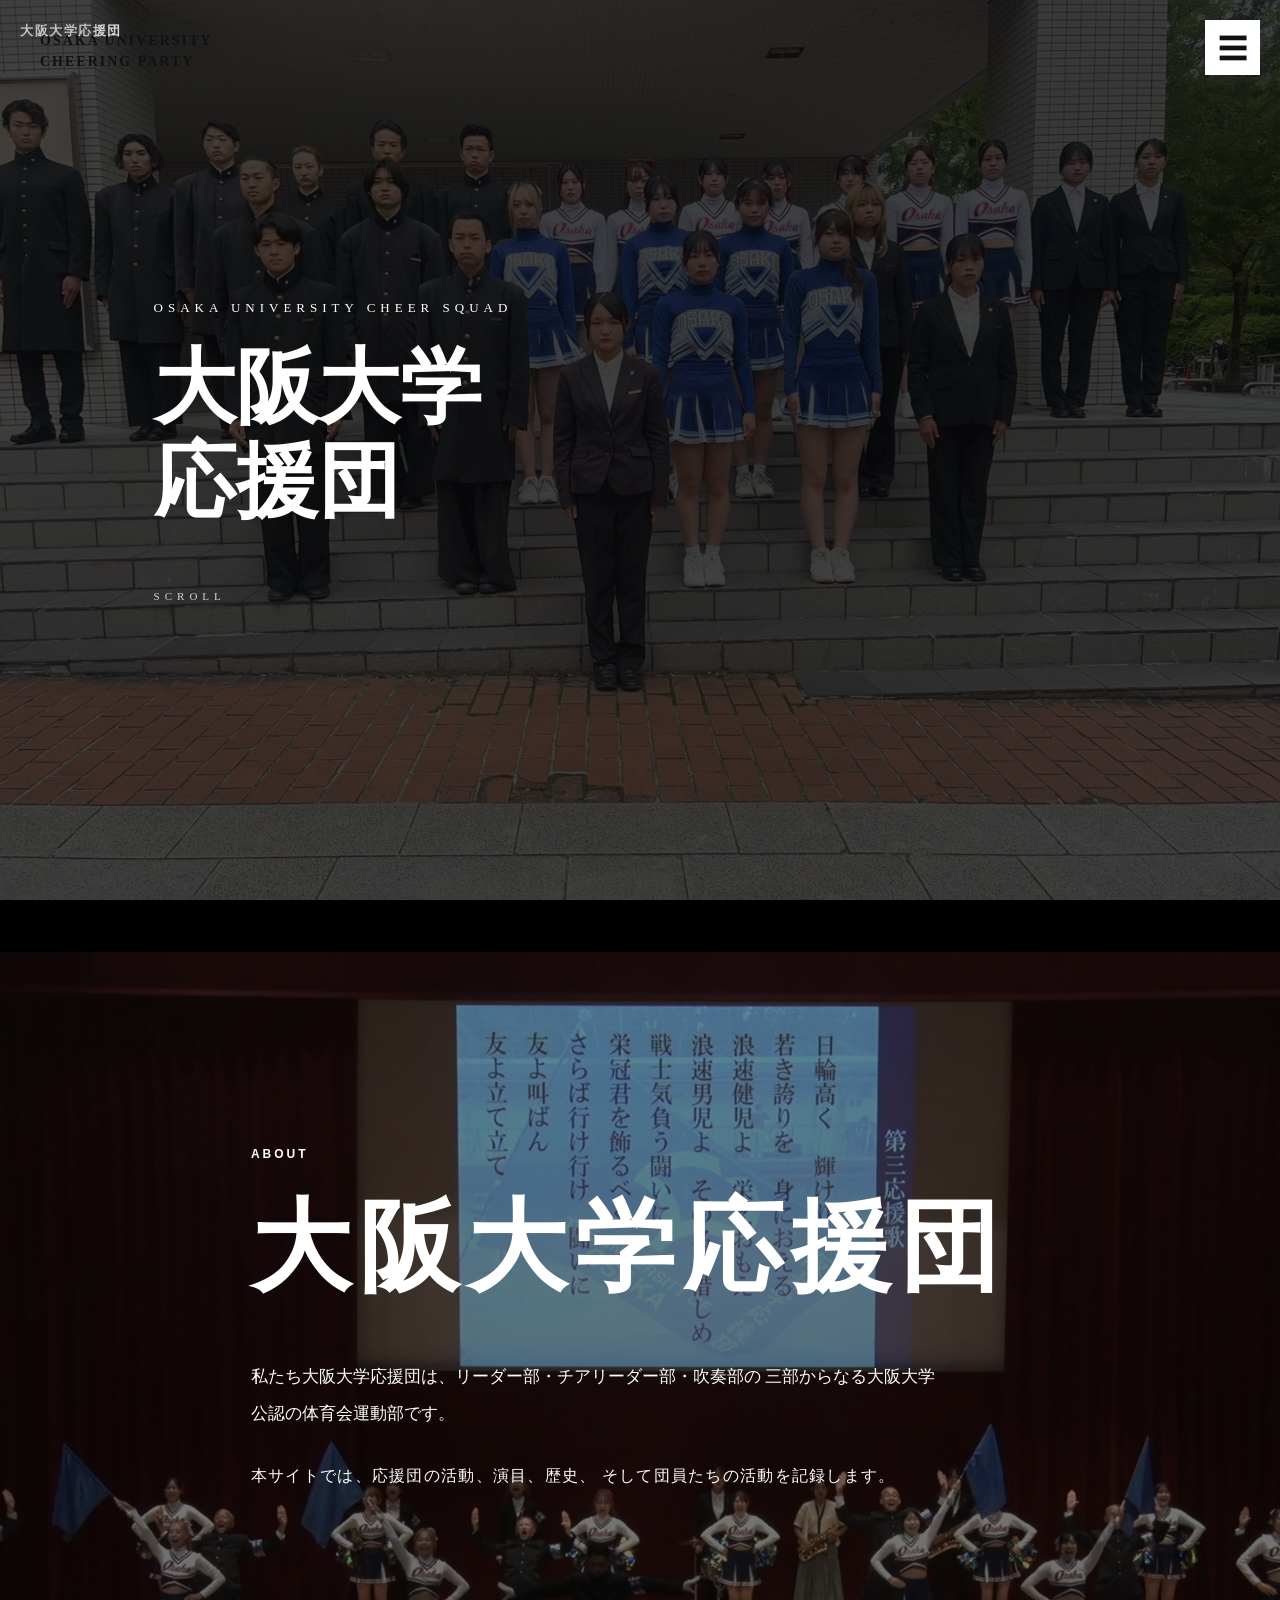
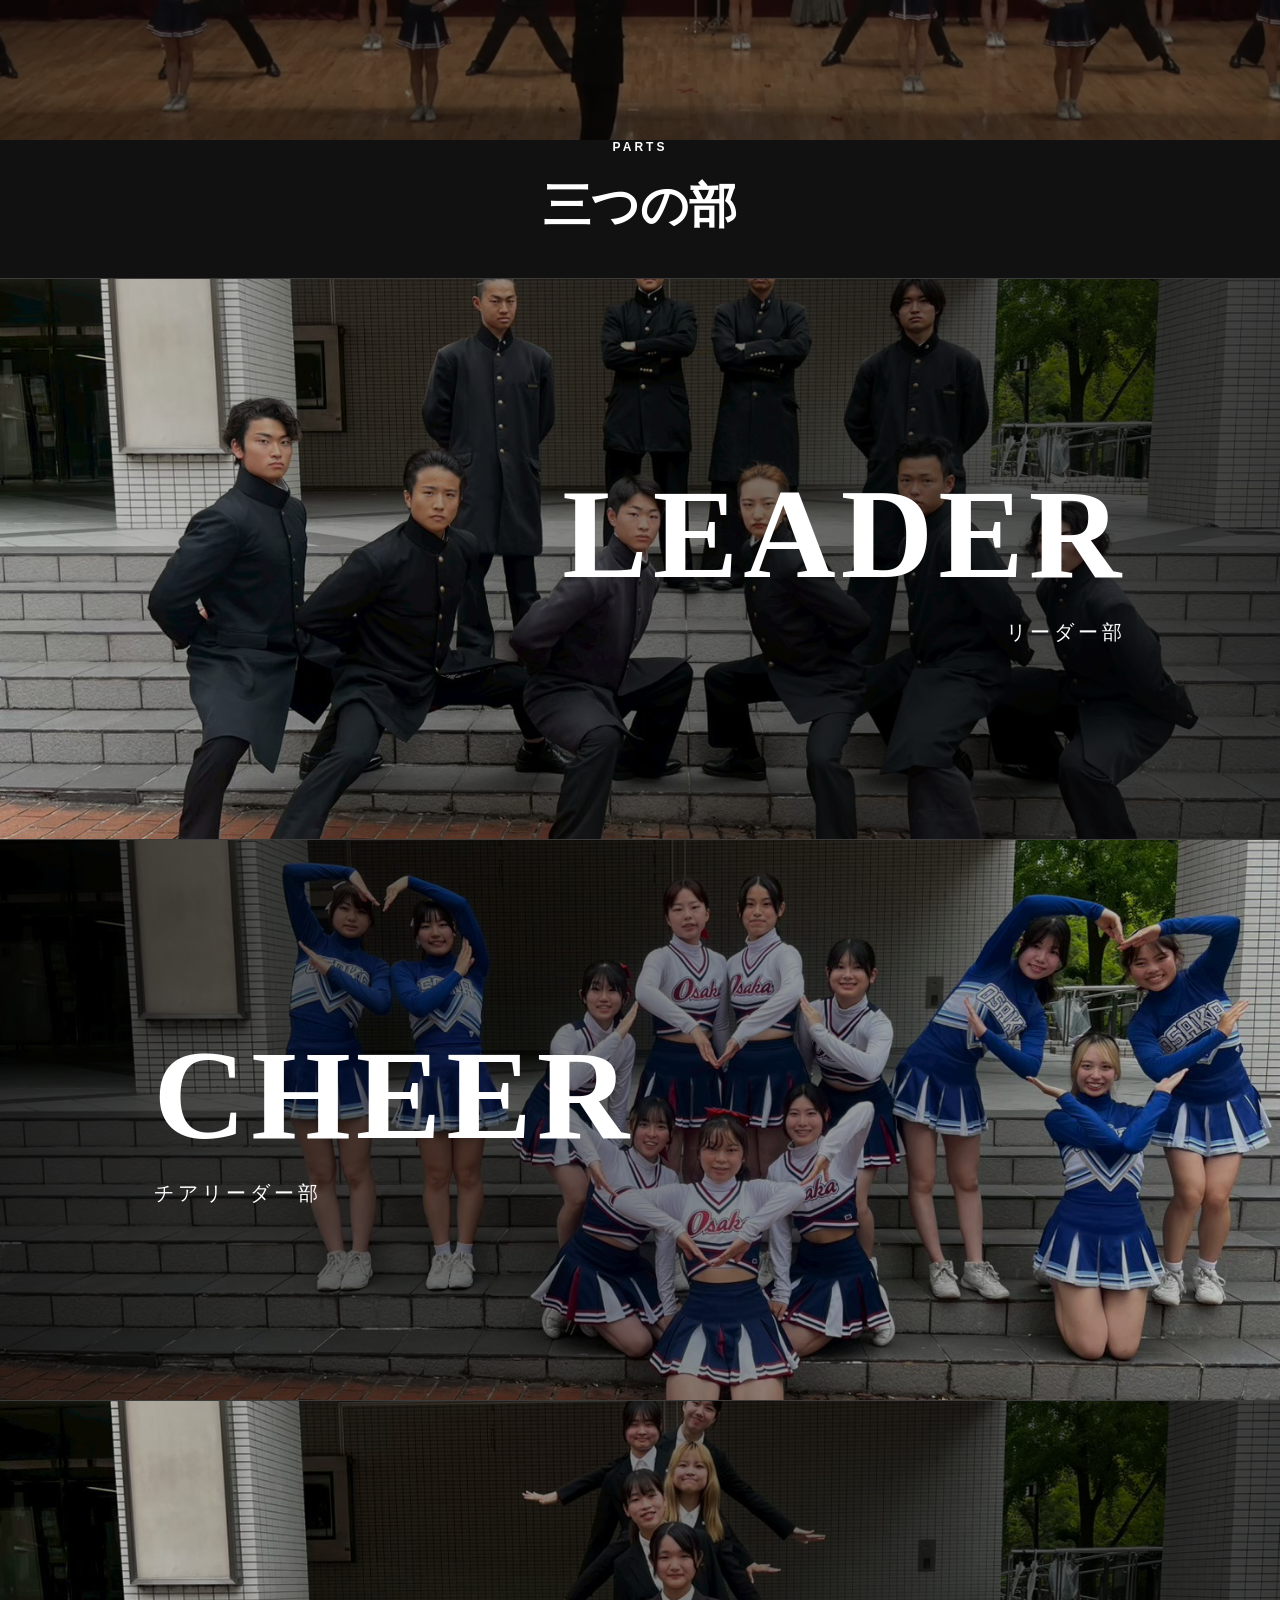
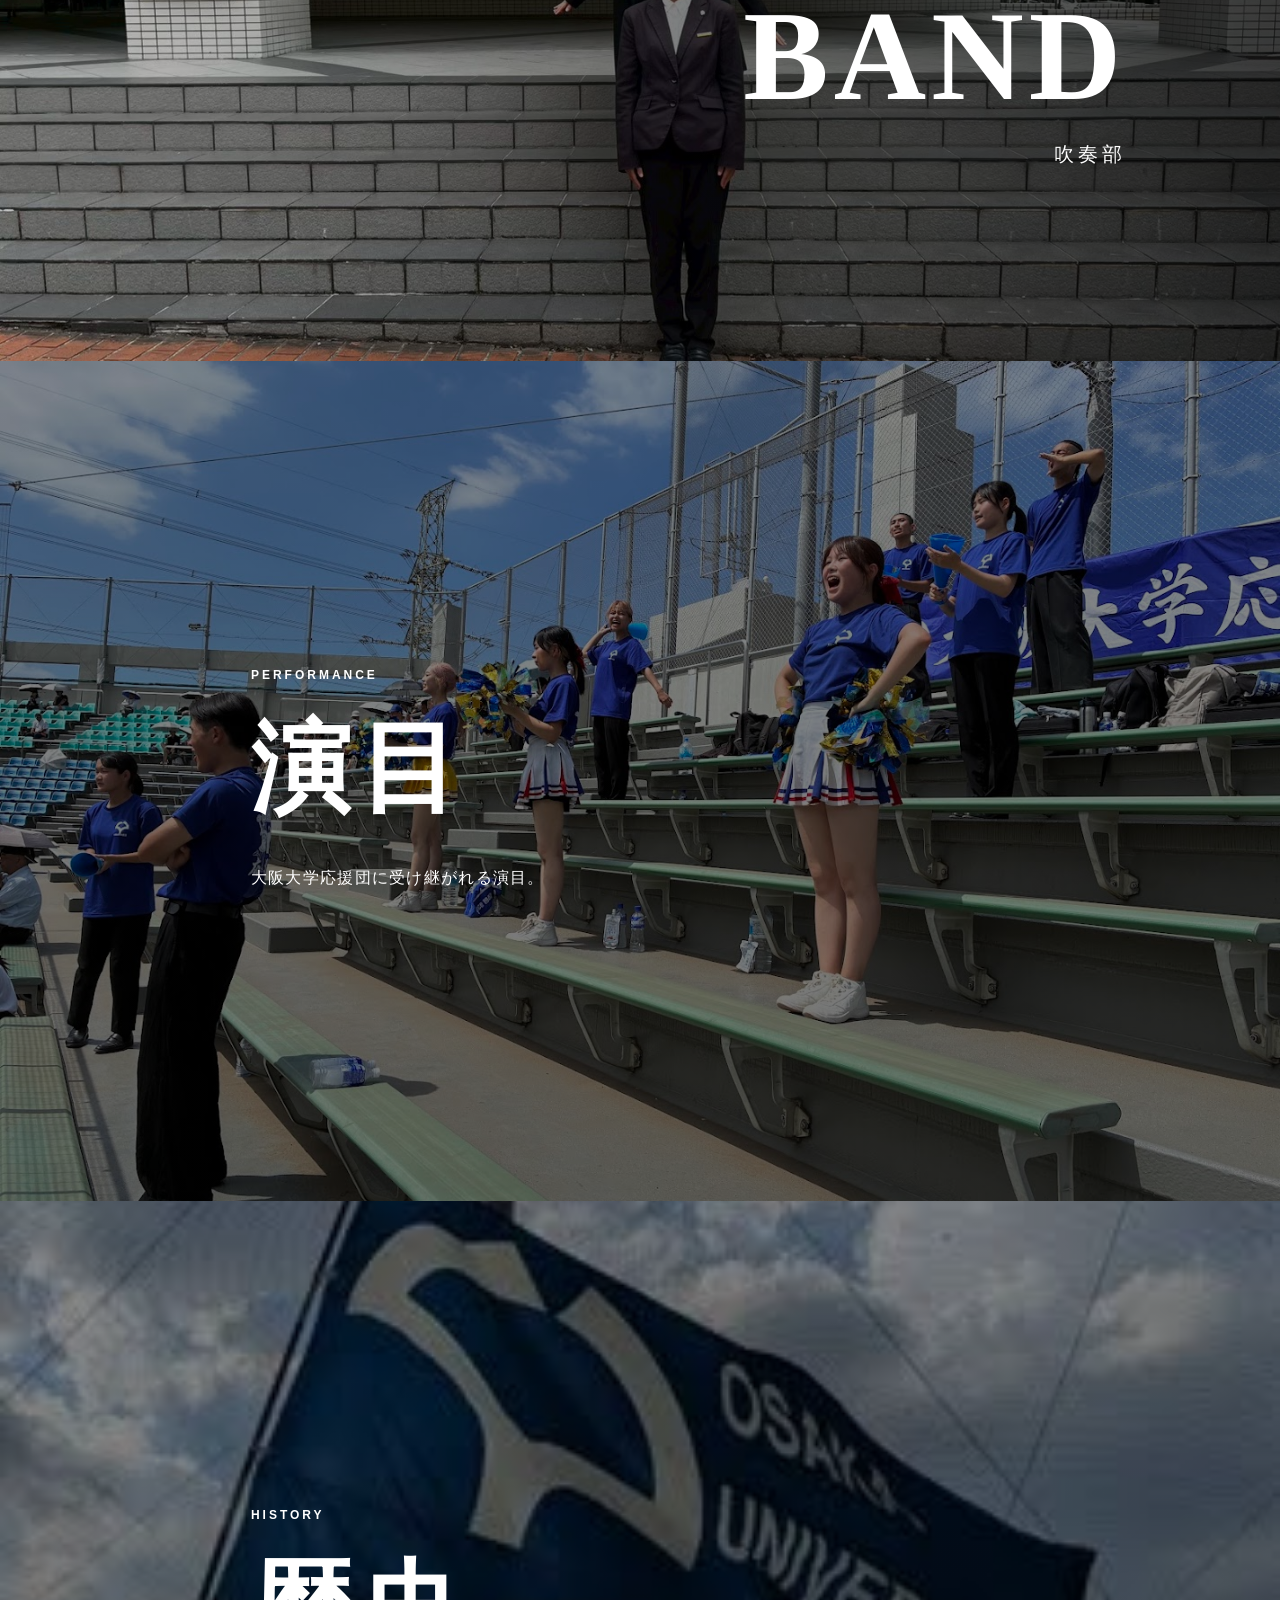
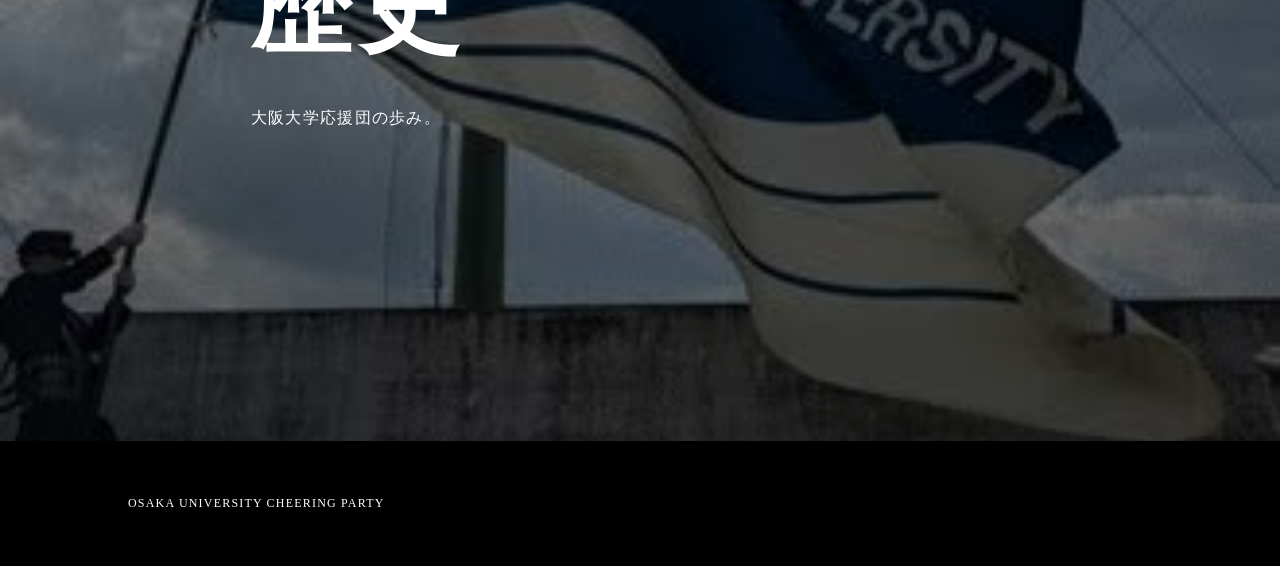
<file: index.html>
<!DOCTYPE html>
<html lang="ja">

<head>
    <meta charset="UTF-8">
    <meta name="viewport" content="width=device-width, initial-scale=1.0">

    <title>大阪大学応援団 ARCHIVE</title>

    <link rel="stylesheet" href="css/style.css">

    <link rel="preconnect" href="https://fonts.googleapis.com">
    <link rel="preconnect" href="https://fonts.gstatic.com" crossorigin>
    <link href="https://fonts.googleapis.com/css2?family=Yuji+Boku&display=swap" rel="stylesheet">

<body>

    <!-- HOME BUTTON -->
    <a href="index.html" class="archive-home">
        大阪大学応援団
    </a>


    <!-- MENU -->
    <button class="menu-button" id="menuButton">☰</button>

    <nav class="menu" id="menu">
        <a href="index.html">HOME</a>
        <a href="about.html">ABOUT</a>
        <a href="member.html">MEMBER</a>
        <a href="performance.html">PERFORMANCE</a>
        <a href="history.html">HISTORY</a>
        <a href="links.html">LINKS</a>
            <a href="leader.html">LEADER</a>
    <a href="cheer.html">CHEER</a>
    <a href="band.html">BAND</a>
    <a href="contact.html">CONTACT</a>
    </nav>

    <header>
        <div class="logo">
            OSAKA UNIVERSITY<br>
            CHEERING PARTY
        </div>

       
    </header>


    <main>

        <section class="hero">

    <!-- 背景写真 -->
    <div class="hero-background"></div>

    <!-- 最初に表示されるタイトル -->
    <div class="hero-intro">
        <p class="hero-small">OSAKA UNIVERSITY CHEER SQUAD</p>

        <h1>
            大阪大学<br>
            応援団
        </h1>

        <p class="hero-scroll">
            SCROLL
        </p>
    </div>

    <!-- スクロール後に現れる燦革 -->
    <div class="san-kaku">

        <div class="shield">

            <p class="shield-small">
                66th
            </p>

            <div class="brush-text">
                燦革
            </div>

            <p class="shield-reading">
                さんかく
            </p>

        </div>

    </div>

</section>
      



        <section class="about">
              <a href="about.html" class="home-section-link">

        <div class="about-background"></div>

        <div class="about-content">

            <p class="section-label">ABOUT</p>

            <h2>大阪大学応援団</h2>

            <p>
                私たち大阪大学応援団は、リーダー部・チアリーダー部・吹奏部の
                三部からなる大阪大学公認の体育会運動部です。
            </p>

            <p>
                本サイトでは、応援団の活動、演目、歴史、
                そして団員たちの活動を記録します。
            </p>

        </section>

<section class="parts">

    <p style="text-align:center;" class="section-label">PARTS</p>

    <h2 style="text-align:center;" class="home-parts-title">三つの部</h2>

    <div class="home-parts-reveal">
        <a href="leader.html" class="home-part-panel part-leader">
            <div class="home-part-background"></div>
            <div class="home-part-overlay"></div>
            <div class="home-part-content">
                <h3>LEADER</h3>
                <p>リーダー部</p>
            </div>
        </a>

        <a href="cheer.html" class="home-part-panel part-cheer">
            <div class="home-part-background"></div>
            <div class="home-part-overlay"></div>
            <div class="home-part-content">
                <h3>CHEER</h3>
                <p>チアリーダー部</p>
            </div>
        </a>

        <a href="band.html" class="home-part-panel part-band">
            <div class="home-part-background"></div>
            <div class="home-part-overlay"></div>
            <div class="home-part-content">
                <h3>BAND</h3>
                <p>吹奏部</p>
            </div>
        </a>
    </div>

</section>
       

<section class="performance">
    <a href="performance.html" class="home-section-link">

        <div class="performance-background"></div>

        <div class="performance-content">
            <p class="section-label">PERFORMANCE</p>
            <h2>演目</h2>
            <p>大阪大学応援団に受け継がれる演目。</p>
        </div>

    </a>
</section>

<section class="history">
    <a href="history.html" class="home-section-link">

        <div class="history-background"></div>

        <div class="history-content">
            <p class="section-label">HISTORY</p>
            <h2>歴史</h2>
            <p>大阪大学応援団の歩み。</p>
        </div>

    </a>
</section>
       


    </main>


    <footer>

        <p>
            OSAKA UNIVERSITY CHEERING PARTY
        </p>

        

    </footer>


    <script src="js/script.js"></script>

</body>

</html>
</file>
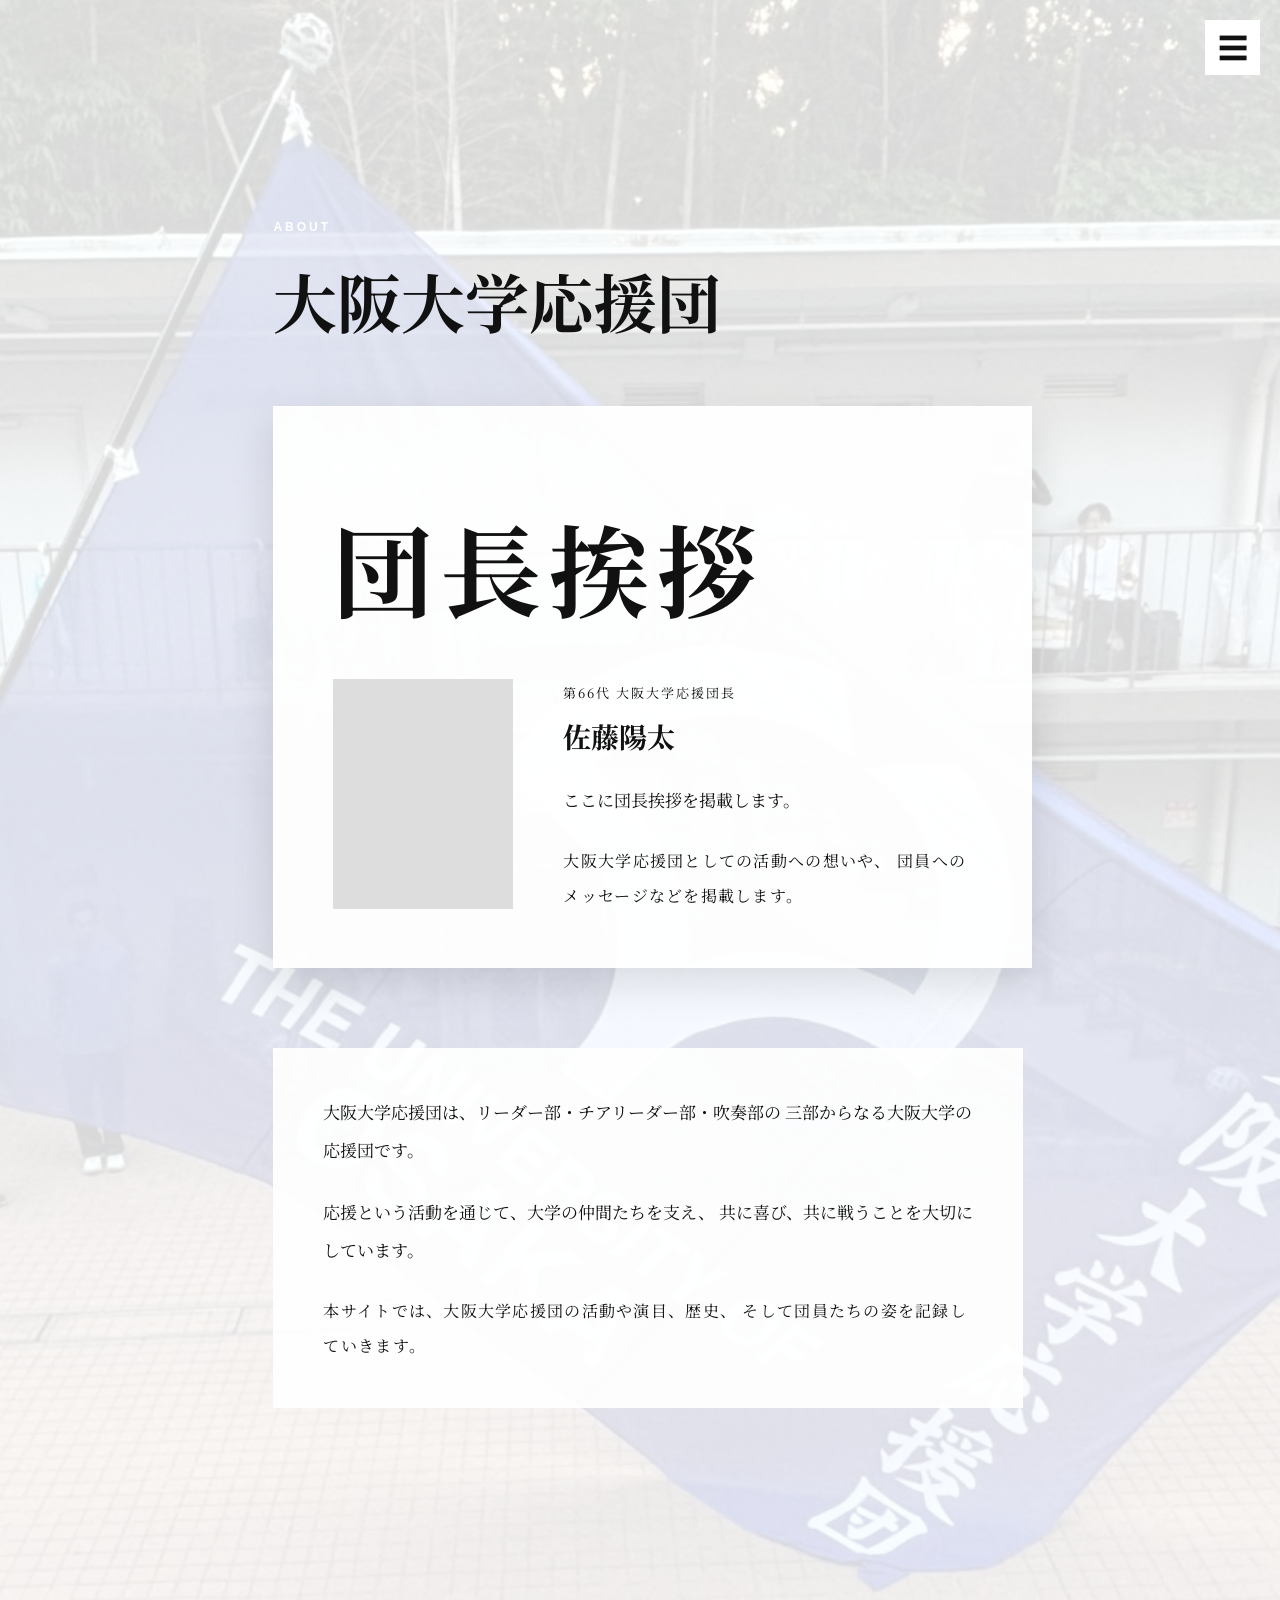
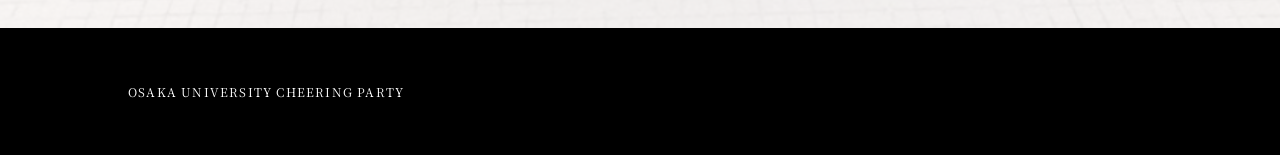
<file: about.html>
<!DOCTYPE html>
<html lang="ja">

<head>
    <meta charset="UTF-8">
    <meta name="viewport" content="width=device-width, initial-scale=1.0">

    <title>ABOUT | 大阪大学応援団 ARCHIVE</title>

    <link rel="stylesheet" href="css/style.css">

    <link rel="preconnect" href="https://fonts.googleapis.com">
    <link rel="preconnect" href="https://fonts.gstatic.com" crossorigin>
    <link href="https://fonts.googleapis.com/css2?family=Noto+Serif+JP:wght@400;500;600;700;800;900&display=swap" rel="stylesheet">
</head>

<body>

    <button class="menu-button" id="menuButton">
        ☰
    </button>

    <nav class="menu" id="menu">
        <a href="index.html">HOME</a>
        <a href="about.html">ABOUT</a>
        <a href="member.html">MEMBER</a>
        <a href="performance.html">PERFORMANCE</a>
        <a href="history.html">HISTORY</a>
        <a href="links.html">LINKS</a>
            <a href="leader.html">LEADER</a>
    <a href="cheer.html">CHEER</a>
    <a href="band.html">BAND</a>
    <a href="contact.html">CONTACT</a>
    </nav>

    <main>
<section class="about-hero">

    <img src="images/hata.jpg" alt="大阪大学応援団">

    <div class="about-content">

        <p class="section-label">ABOUT</p>

        <h1>大阪大学応援団</h1>


        <!-- 団長挨拶 -->

        <div class="leader-message">

            <div class="leader-message-header">

                <p class="section-label">MESSAGE</p>

                <h2>団長挨拶</h2>

            </div>


            <div class="leader-message-body">

                <div class="leader-message-photo">
                    <!--
                    <img src="images/leader.jpg" alt="第66代団長">
                    -->
                </div>


                <div class="leader-message-text">

                    <p class="leader-title">
                        第66代 大阪大学応援団長
                    </p>

                    <h3>佐藤陽太</h3>

                    <p>
                        ここに団長挨拶を掲載します。
                    </p>

                    <p>
                        大阪大学応援団としての活動への想いや、
                        団員へのメッセージなどを掲載します。
                    </p>

                </div>

            </div>

        </div>


        <!-- ABOUT本文 -->

        <div class="about-description">

            <p>
                大阪大学応援団は、リーダー部・チアリーダー部・吹奏部の
                三部からなる大阪大学の応援団です。
            </p>

            <p>
                応援という活動を通じて、大学の仲間たちを支え、
                共に喜び、共に戦うことを大切にしています。
            </p>

            <p>
                本サイトでは、大阪大学応援団の活動や演目、歴史、
                そして団員たちの姿を記録していきます。
            </p>

        </div>

    </div>

</section>
      
    </main>

    <footer>
        <p>OSAKA UNIVERSITY CHEERING PARTY</p>
     
    </footer>

    <script src="js/script.js"></script>

</body>
</html>
</file>
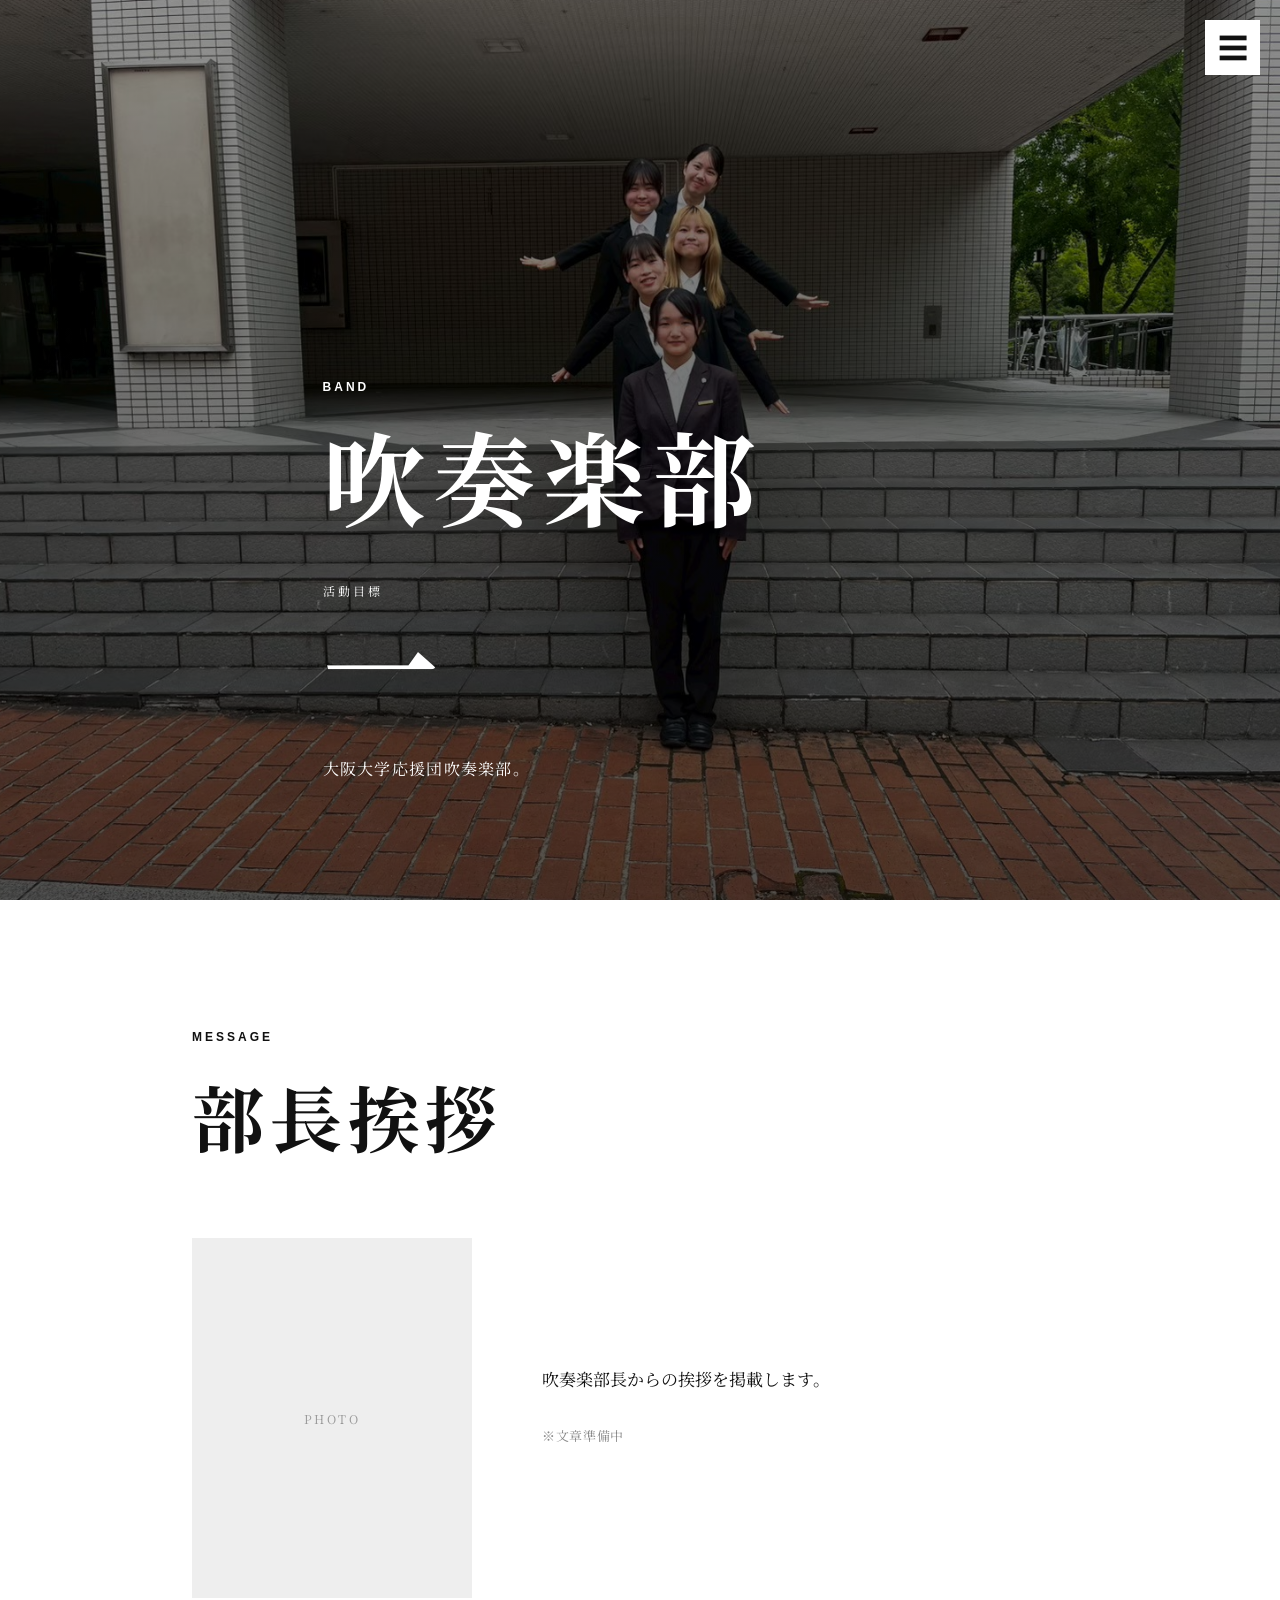
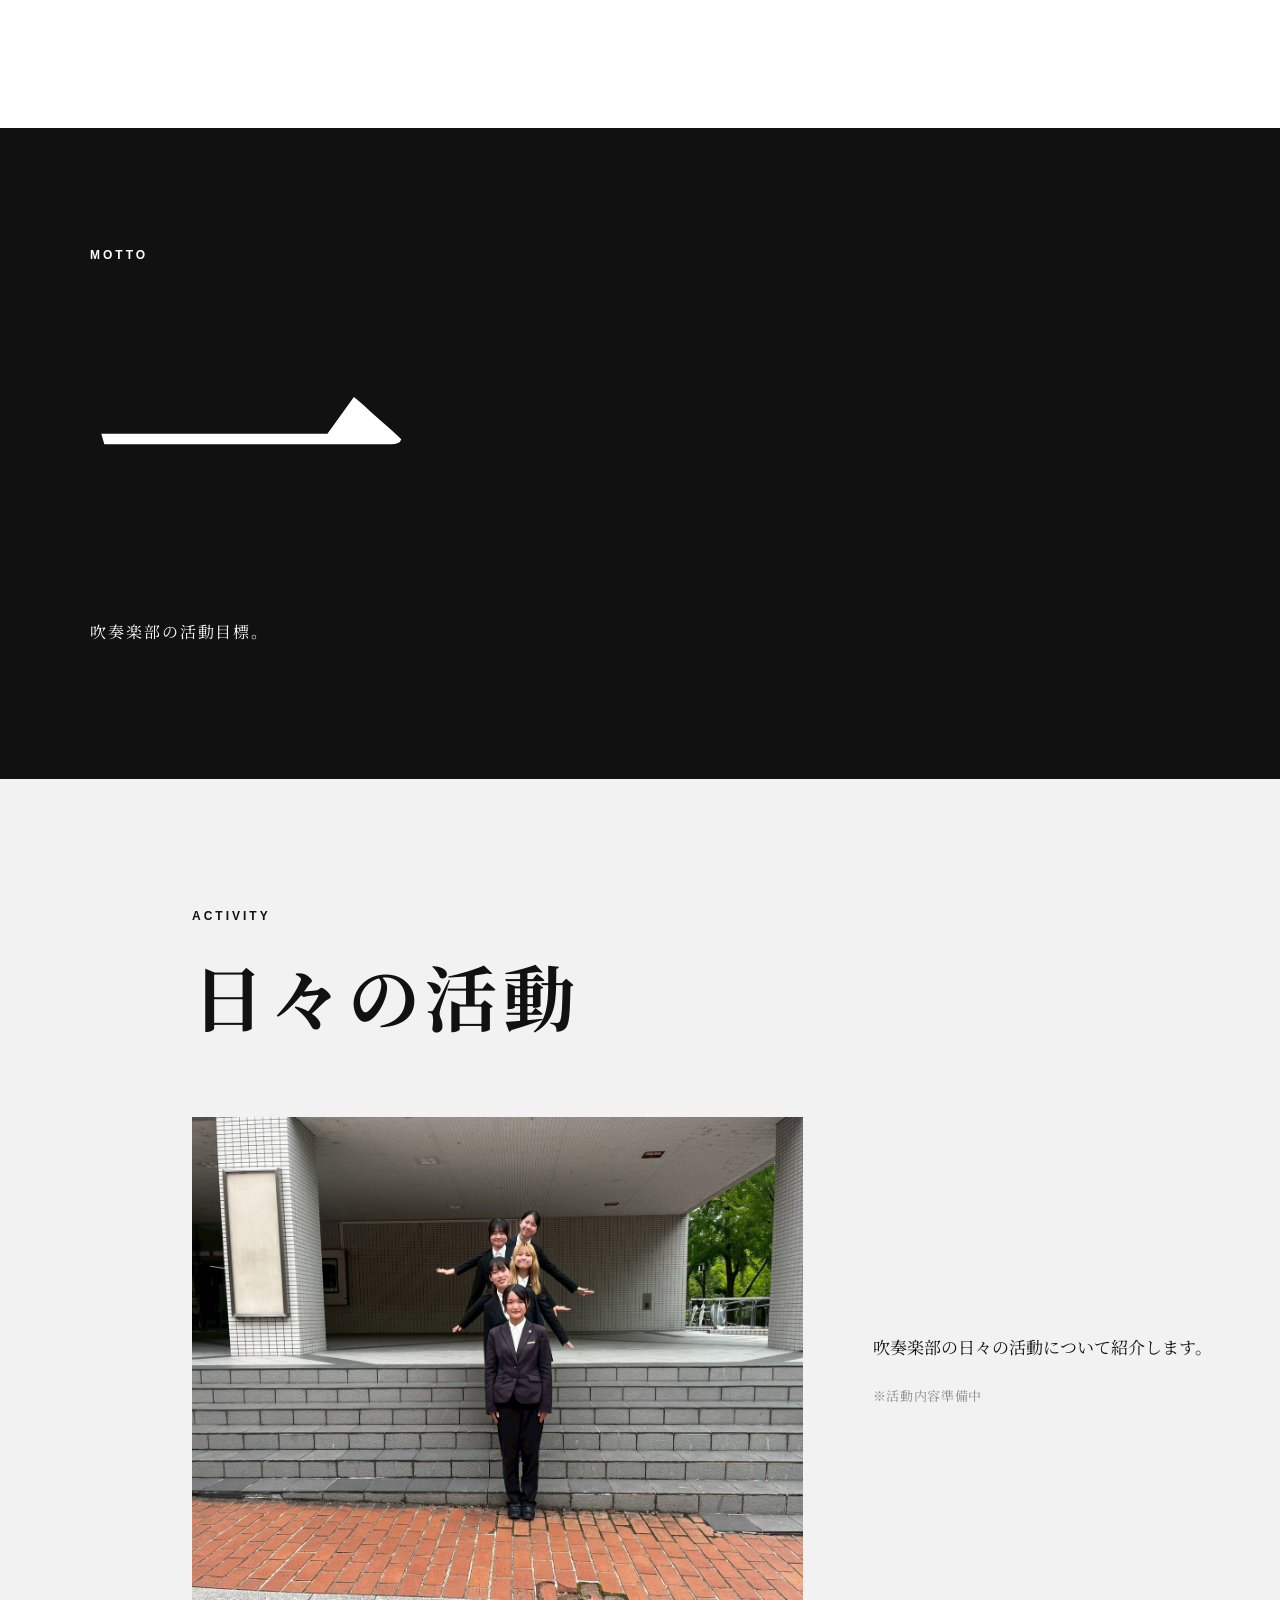
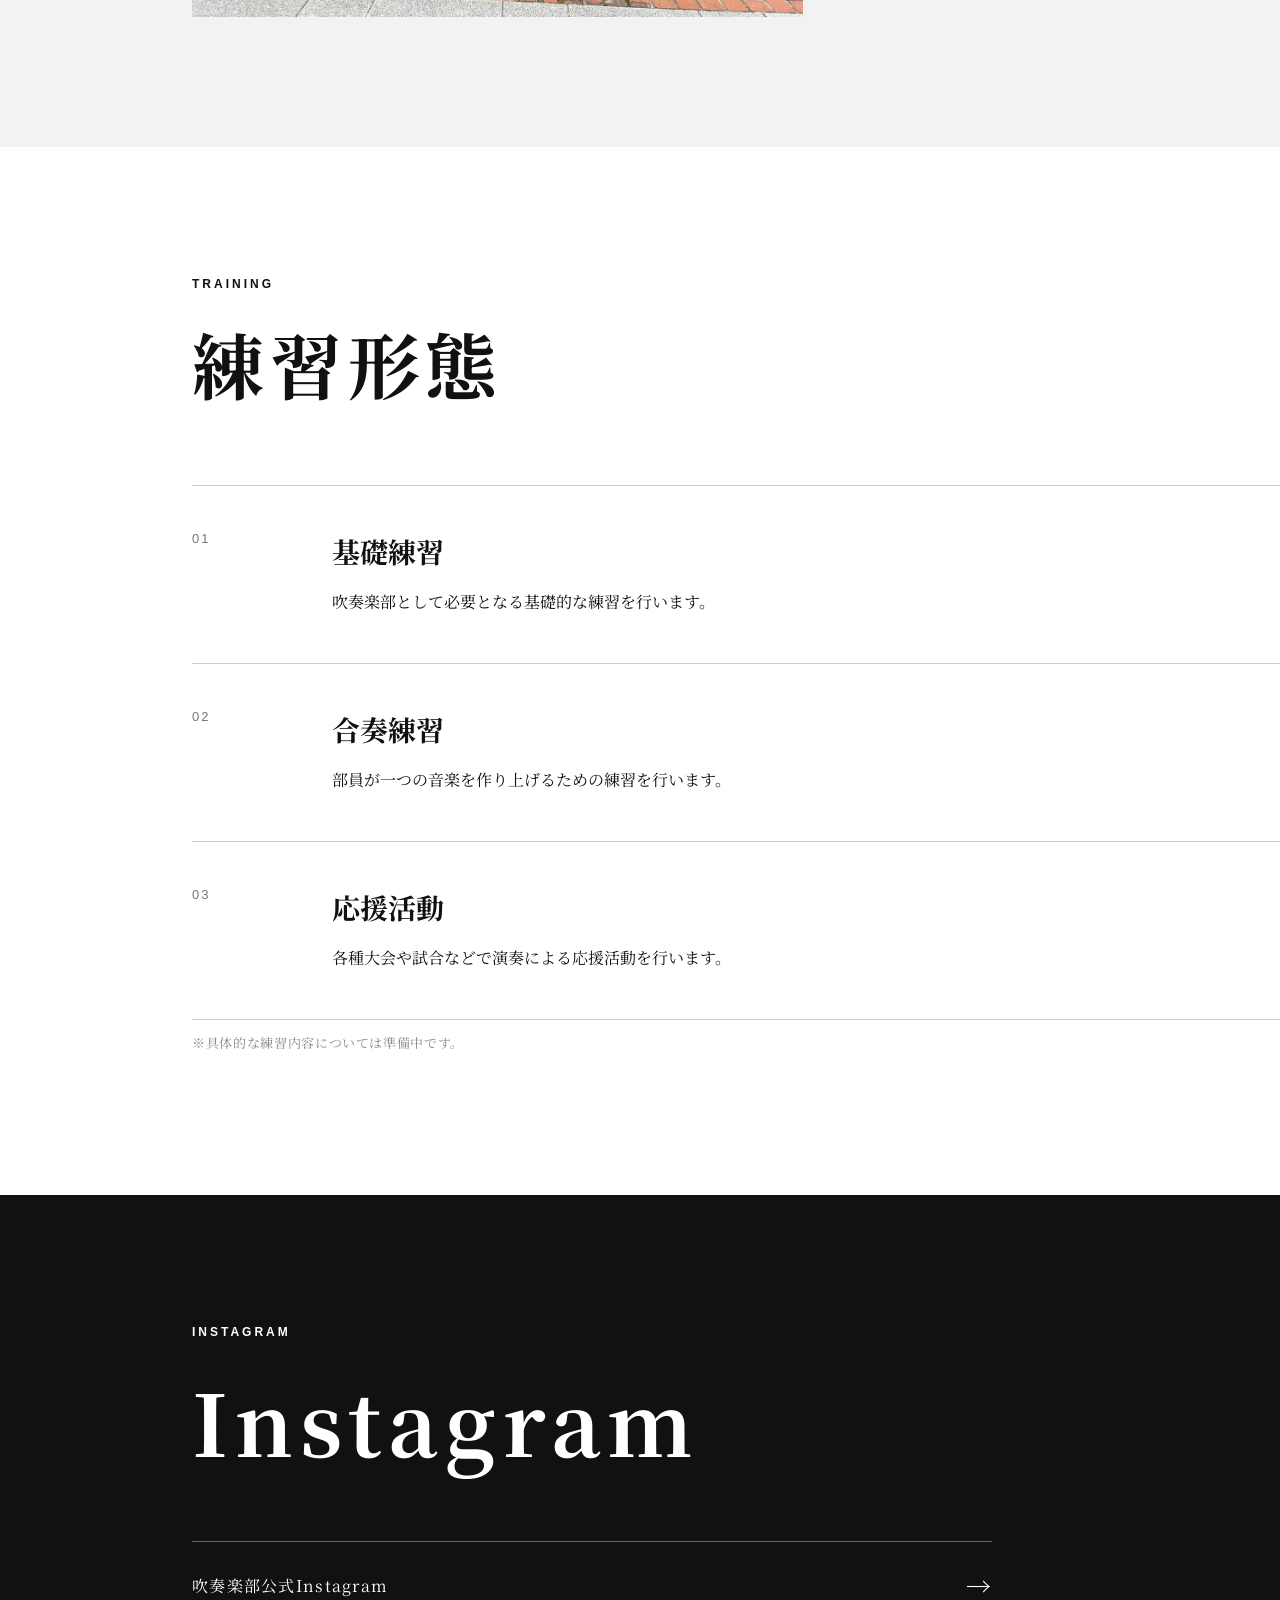
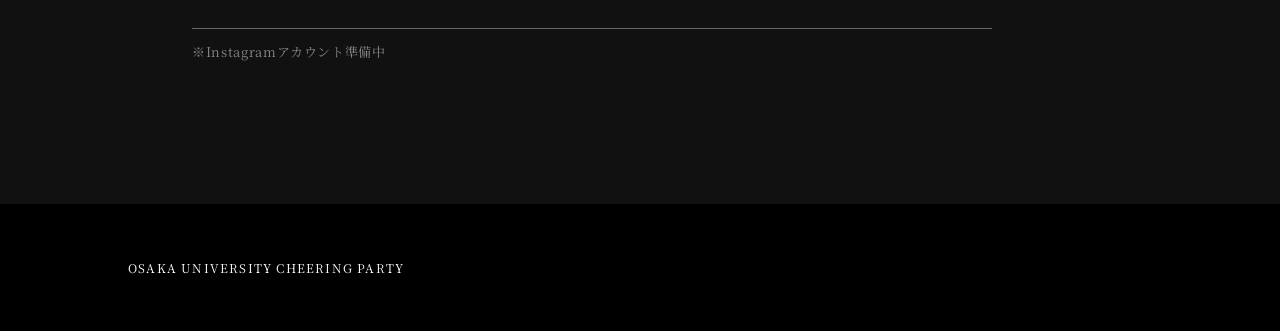
<file: band.html>
<!DOCTYPE html>
<html lang="ja">

<head>
    <meta charset="UTF-8">
    <meta name="viewport" content="width=device-width, initial-scale=1.0">

    <title>BAND | 大阪大学応援団 ARCHIVE</title>

    <link rel="stylesheet" href="css/style.css">

    <link rel="preconnect" href="https://fonts.googleapis.com">
    <link rel="preconnect" href="https://fonts.gstatic.com" crossorigin>
    <link href="https://fonts.googleapis.com/css2?family=Noto+Serif+JP:wght@400;500;600;700;800;900&display=swap" rel="stylesheet">
</head>

<body>

    <!-- ハンバーガーメニュー -->

    <button class="menu-button" id="menuButton">
        ☰
    </button>

    <nav class="menu" id="menu">

        <a href="index.html">HOME</a>
        <a href="about.html">ABOUT</a>
        <a href="member.html">MEMBER</a>
        <a href="performance.html">PERFORMANCE</a>
        <a href="history.html">HISTORY</a>

        <a href="leader.html">LEADER</a>
        <a href="cheer.html">CHEER</a>
        <a href="band.html">BAND</a>

        <a href="links.html">LINKS</a>
        <a href="contact.html">CONTACT</a>

    </nav>


    <main>

        <!-- =========================
             HERO
        ========================= -->

        <section class="band-page">

            <div class="band-hero-background"></div>

            <div class="band-hero-content">

                <p class="section-label">
                    BAND
                </p>

                <h1>
                    吹奏楽部
                </h1>

                <div class="band-motto">

                    <span>
                        活動目標
                    </span>

                    <strong>
                        一
                    </strong>

                </div>

                <p class="band-intro">
                    大阪大学応援団吹奏楽部。
                </p>

            </div>

        </section>


        <!-- =========================
             MESSAGE
        ========================= -->

        <section class="band-greeting">

            <div class="band-section-inner">

                <p class="section-label">
                    MESSAGE
                </p>

                <h2>
                    部長挨拶
                </h2>

                <div class="band-message">

                    <div class="band-message-photo">
                        <span>PHOTO</span>
                    </div>

                    <div class="band-message-text">

                        <p>
                            吹奏楽部長からの挨拶を掲載します。
                        </p>

                        <p class="band-note">
                            ※文章準備中
                        </p>

                    </div>

                </div>

            </div>

        </section>


        <!-- =========================
             MOTTO
        ========================= -->

        <section class="band-motto-section">

            <div class="band-motto-inner">

                <p class="section-label">
                    MOTTO
                </p>

                <h2>
                    一
                </h2>

                <p>
                    吹奏楽部の活動目標。
                </p>

            </div>

        </section>


        <!-- =========================
             ACTIVITY
        ========================= -->

        <section class="band-activity">

            <div class="band-section-inner">

                <p class="section-label">
                    ACTIVITY
                </p>

                <h2>
                    日々の活動
                </h2>

                <div class="band-activity-grid">

                    <div class="band-activity-photo">
                        <img
                            src="images/suisou1.jpg"
                            alt="吹奏楽部の活動"
                        >
                    </div>

                    <div class="band-activity-text">

                        <p>
                            吹奏楽部の日々の活動について紹介します。
                        </p>

                        <p class="band-note">
                            ※活動内容準備中
                        </p>

                    </div>

                </div>

            </div>

        </section>


        <!-- =========================
             TRAINING
        ========================= -->

        <section class="band-training">

            <div class="band-section-inner">

                <p class="section-label">
                    TRAINING
                </p>

                <h2>
                    練習形態
                </h2>

                <div class="band-training-list">

                    <div class="band-training-item">

                        <span class="band-training-number">
                            01
                        </span>

                        <div>

                            <h3>
                                基礎練習
                            </h3>

                            <p>
                                吹奏楽部として必要となる基礎的な練習を行います。
                            </p>

                        </div>

                    </div>


                    <div class="band-training-item">

                        <span class="band-training-number">
                            02
                        </span>

                        <div>

                            <h3>
                                合奏練習
                            </h3>

                            <p>
                                部員が一つの音楽を作り上げるための練習を行います。
                            </p>

                        </div>

                    </div>


                    <div class="band-training-item">

                        <span class="band-training-number">
                            03
                        </span>

                        <div>

                            <h3>
                                応援活動
                            </h3>

                            <p>
                                各種大会や試合などで演奏による応援活動を行います。
                            </p>

                        </div>

                    </div>

                </div>

                <p class="band-note">
                    ※具体的な練習内容については準備中です。
                </p>

            </div>

        </section>


        <!-- =========================
             INSTAGRAM
        ========================= -->

        <section class="band-instagram">

            <div class="band-instagram-inner">

                <p class="section-label">
                    INSTAGRAM
                </p>

                <h2>
                    Instagram
                </h2>

                <a
                    href="#"
                    class="band-instagram-link"
                >
                    <span>
                        吹奏楽部公式Instagram
                    </span>

                    <span class="band-instagram-arrow">
                        →
                    </span>

                </a>

                <p class="band-note">
                    ※Instagramアカウント準備中
                </p>

            </div>

        </section>

    </main>


    <!-- =========================
         FOOTER
    ========================= -->

    <footer>

        <p>
            OSAKA UNIVERSITY CHEERING PARTY
        </p>

       

    </footer>


    <script src="js/script.js"></script>

</body>

</html>
</file>
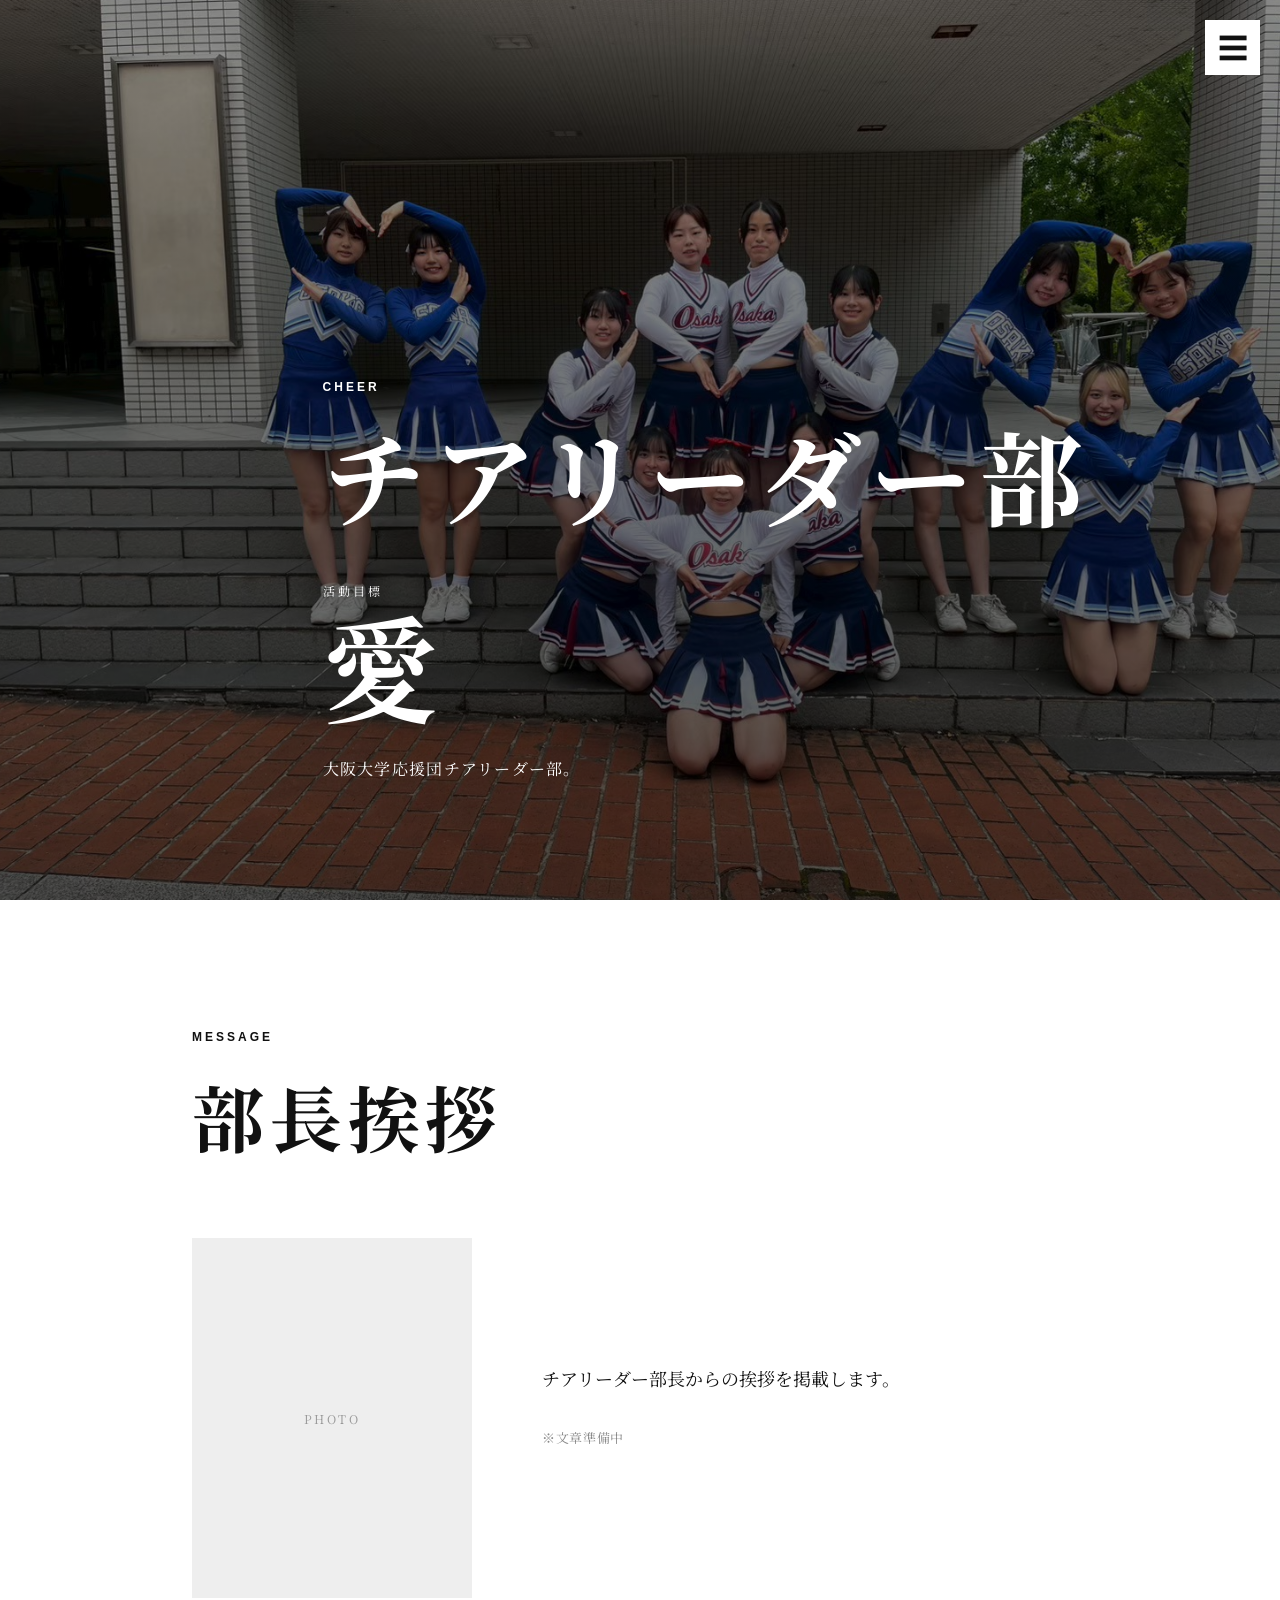
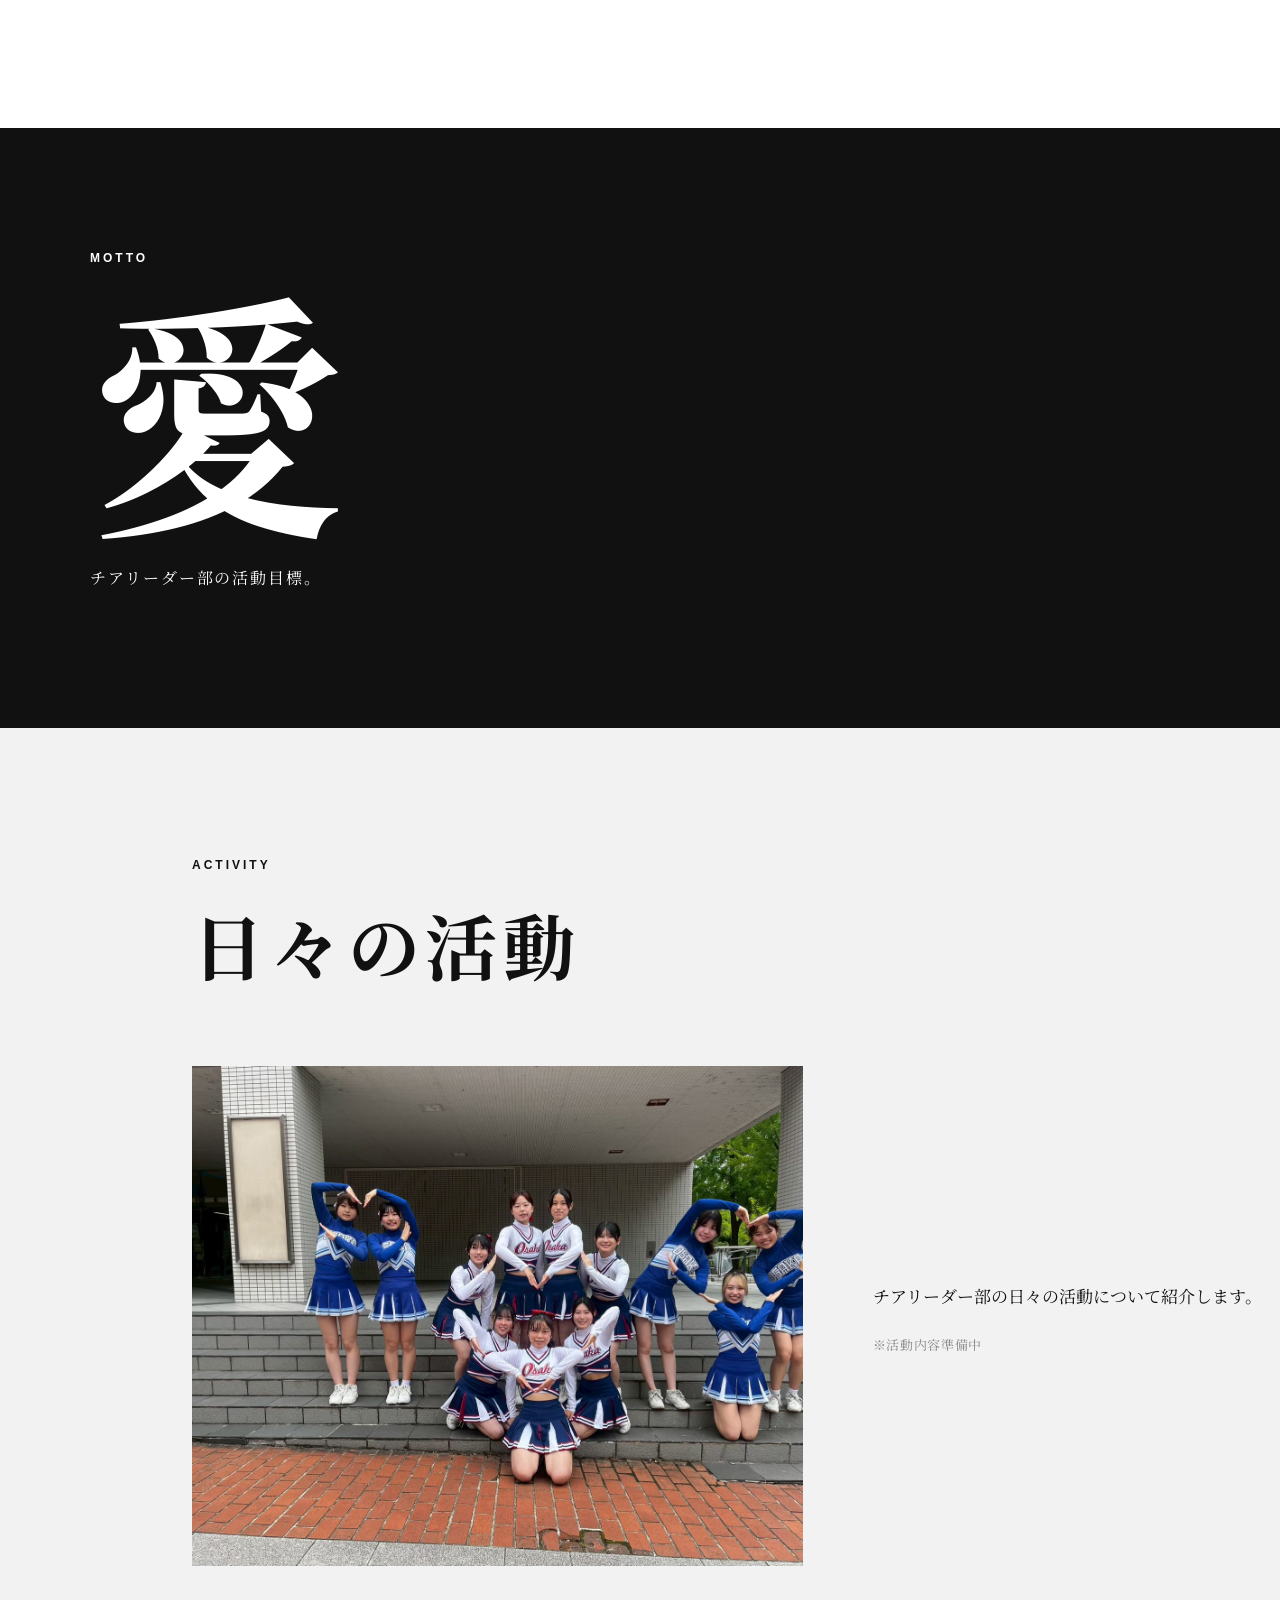
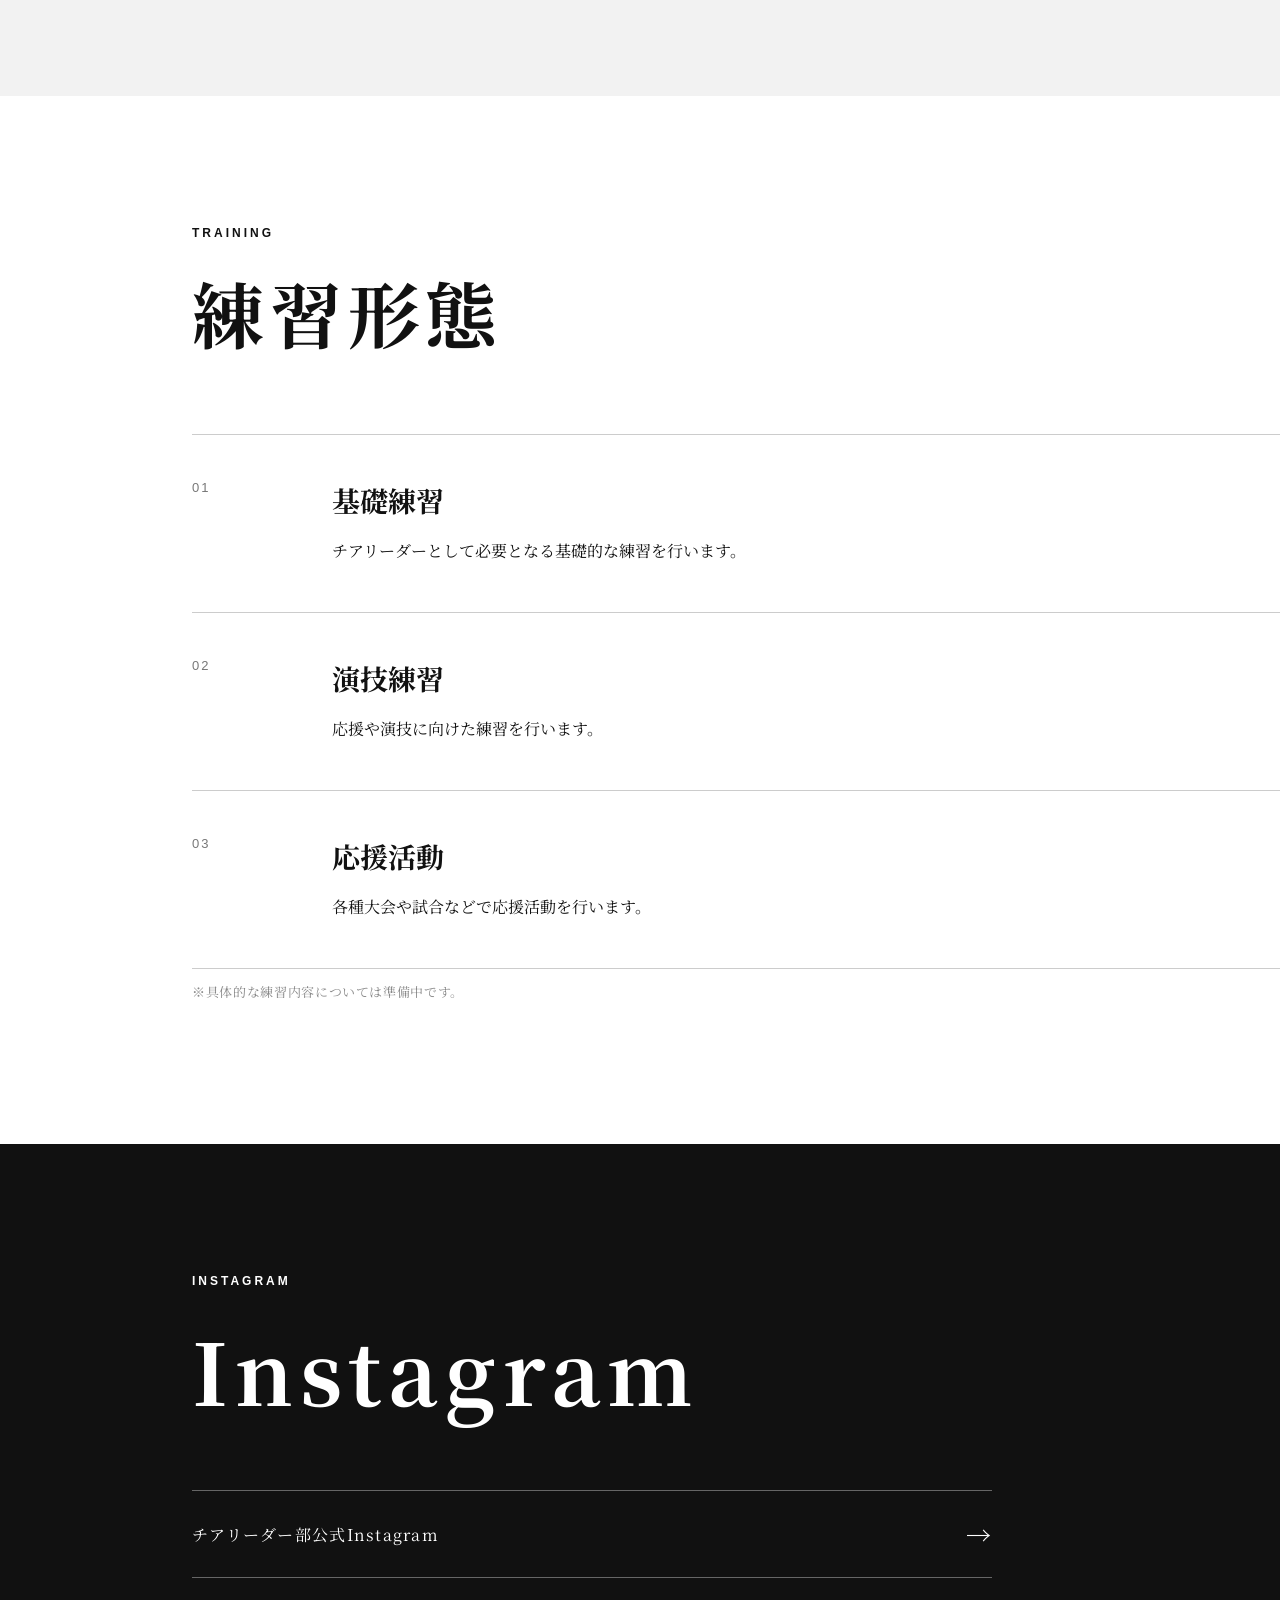
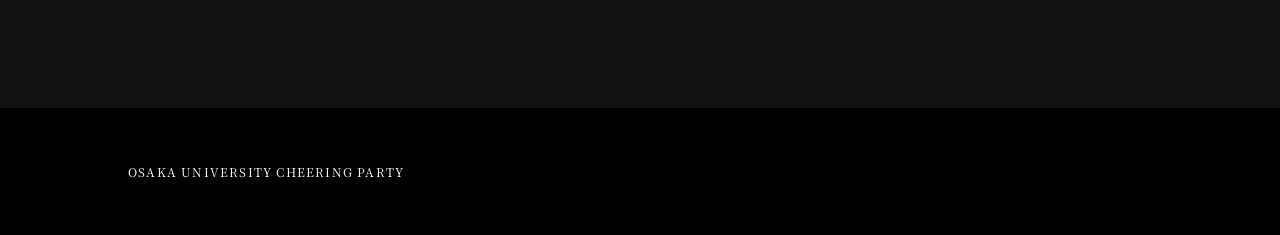
<file: cheer.html>
<!DOCTYPE html>
<html lang="ja">

<head>
    <meta charset="UTF-8">
    <meta name="viewport" content="width=device-width, initial-scale=1.0">

    <title>CHEER | 大阪大学応援団 ARCHIVE</title>

    <link rel="stylesheet" href="css/style.css">

    <link rel="preconnect" href="https://fonts.googleapis.com">
    <link rel="preconnect" href="https://fonts.gstatic.com" crossorigin>
    <link href="https://fonts.googleapis.com/css2?family=Noto+Serif+JP:wght@400;500;600;700;800;900&display=swap" rel="stylesheet">
</head>

<body>

    <!-- ハンバーガーメニュー -->

    <button class="menu-button" id="menuButton">
        ☰
    </button>

    <nav class="menu" id="menu">

        <a href="index.html">HOME</a>
        <a href="about.html">ABOUT</a>
        <a href="member.html">MEMBER</a>
        <a href="performance.html">PERFORMANCE</a>
        <a href="history.html">HISTORY</a>

        <a href="leader.html">LEADER</a>
        <a href="cheer.html">CHEER</a>
        <a href="band.html">BAND</a>

        <a href="links.html">LINKS</a>
        <a href="contact.html">CONTACT</a>

    </nav>


    <main>

        <!-- =========================
             HERO
        ========================= -->

        <section class="cheer-page">

            <div class="cheer-hero-background"></div>

            <div class="cheer-hero-content">

                <p class="section-label">
                    CHEER
                </p>

                <h1>
                    チアリーダー部
                </h1>

                <div class="cheer-motto">

                    <span>
                        活動目標
                    </span>

                    <strong>
                        愛
                    </strong>

                </div>

                <p class="cheer-intro">
                    大阪大学応援団チアリーダー部。
                </p>

            </div>

        </section>


        <!-- =========================
             MESSAGE
        ========================= -->

        <section class="cheer-greeting">

            <div class="cheer-section-inner">

                <p class="section-label">
                    MESSAGE
                </p>

                <h2>
                    部長挨拶
                </h2>

                <div class="cheer-message">

                    <div class="cheer-message-photo">
                        <span>PHOTO</span>
                    </div>

                    <div class="cheer-message-text">

                        <p class="cheer-placeholder">
                            チアリーダー部長からの挨拶を掲載します。
                        </p>

                        <p class="cheer-note">
                            ※文章準備中
                        </p>

                    </div>

                </div>

            </div>

        </section>


        <!-- =========================
             MOTTO
        ========================= -->

        <section class="cheer-motto-section">

            <div class="cheer-motto-inner">

                <p class="section-label">
                    MOTTO
                </p>

                <h2>
                    愛
                </h2>

                <p>
                    チアリーダー部の活動目標。
                </p>

            </div>

        </section>


        <!-- =========================
             ACTIVITY
        ========================= -->

        <section class="cheer-activity">

            <div class="cheer-section-inner">

                <p class="section-label">
                    ACTIVITY
                </p>

                <h2>
                    日々の活動
                </h2>

                <div class="cheer-activity-grid">

                    <div class="cheer-activity-photo">
                        <img
                            src="images/tia1.jpg"
                            alt="チアリーダー部の活動"
                        >
                    </div>

                    <div class="cheer-activity-text">

                        <p>
                            チアリーダー部の日々の活動について紹介します。
                        </p>

                        <p class="cheer-note">
                            ※活動内容準備中
                        </p>

                    </div>

                </div>

            </div>

        </section>


        <!-- =========================
             TRAINING
        ========================= -->

        <section class="cheer-training">

            <div class="cheer-section-inner">

                <p class="section-label">
                    TRAINING
                </p>

                <h2>
                    練習形態
                </h2>

                <div class="training-list">

                    <div class="training-item">

                        <span class="training-number">
                            01
                        </span>

                        <div>
                            <h3>
                                基礎練習
                            </h3>

                            <p>
                                チアリーダーとして必要となる基礎的な練習を行います。
                            </p>
                        </div>

                    </div>


                    <div class="training-item">

                        <span class="training-number">
                            02
                        </span>

                        <div>
                            <h3>
                                演技練習
                            </h3>

                            <p>
                                応援や演技に向けた練習を行います。
                            </p>
                        </div>

                    </div>


                    <div class="training-item">

                        <span class="training-number">
                            03
                        </span>

                        <div>
                            <h3>
                                応援活動
                            </h3>

                            <p>
                                各種大会や試合などで応援活動を行います。
                            </p>

                        </div>

                    </div>

                </div>

                <p class="cheer-note">
                    ※具体的な練習内容については準備中です。
                </p>

            </div>

        </section>


        <!-- =========================
             INSTAGRAM
        ========================= -->

        <section class="cheer-instagram">

            <div class="cheer-instagram-inner">

                <p class="section-label">
                    INSTAGRAM
                </p>

                <h2>
                    Instagram
                </h2>

                <a
                    href="https://www.instagram.com/uocp_cheer/"
                    class="instagram-link"
                    target="_blank"
                    rel="noopener noreferrer"
                >
                    <span>
                        チアリーダー部公式Instagram
                    </span>

                    <span class="instagram-arrow">
                        →
                    </span>

                </a>

            </div>

        </section>

    </main>


    <!-- =========================
         FOOTER
    ========================= -->

    <footer>

        <p>
            OSAKA UNIVERSITY CHEERING PARTY
        </p>

     

    </footer>


    <script src="js/script.js"></script>

</body>

</html>
</file>
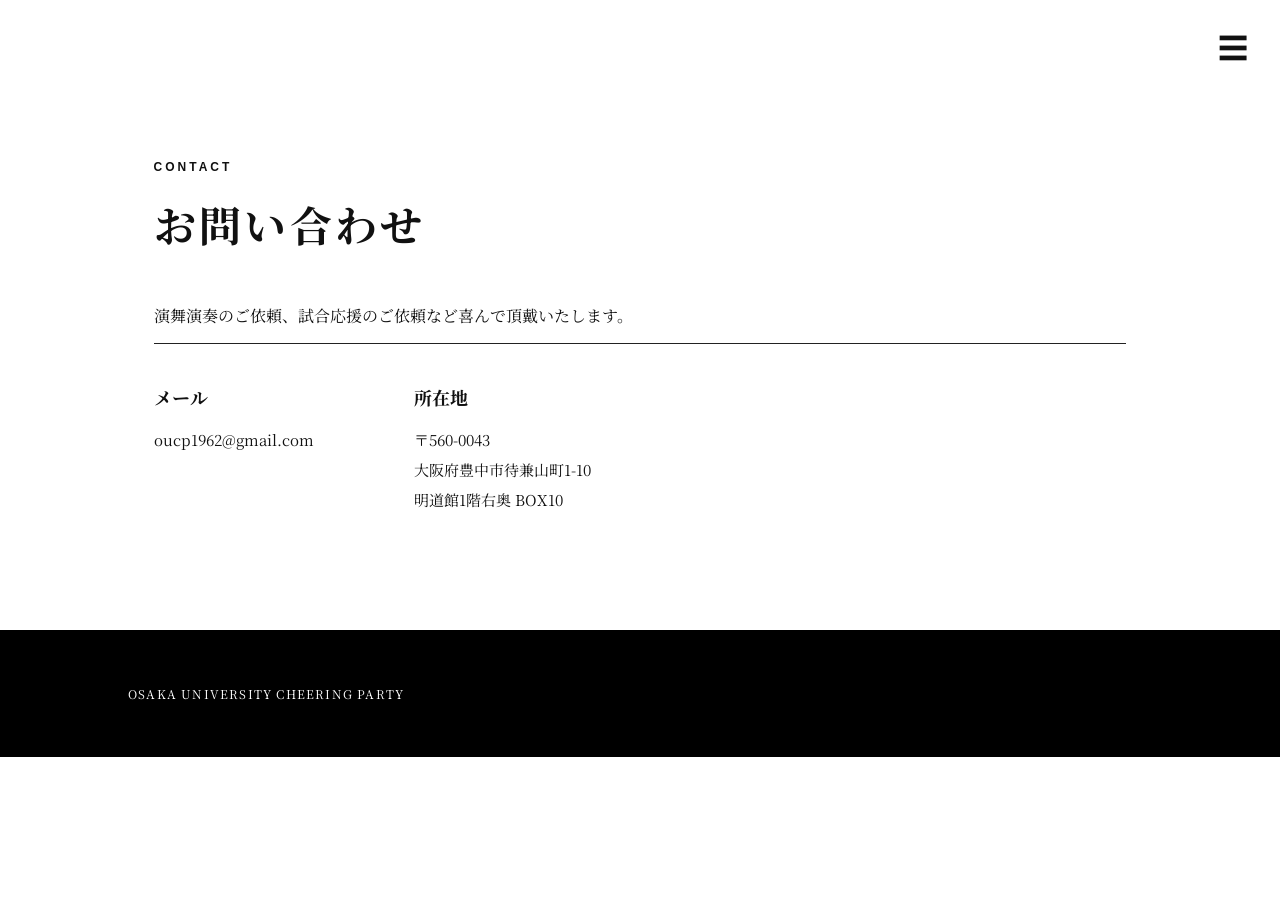
<file: contact.html>
<!DOCTYPE html>
<html lang="ja">

<head>
    <meta charset="UTF-8">
    <meta name="viewport" content="width=device-width, initial-scale=1.0">
    <title>CONTACT | 大阪大学応援団 ARCHIVE</title>

    <link rel="stylesheet" href="css/style.css">
    <link rel="preconnect" href="https://fonts.googleapis.com">
    <link rel="preconnect" href="https://fonts.gstatic.com" crossorigin>
    <link href="https://fonts.googleapis.com/css2?family=Noto+Serif+JP:wght@400;500;600;700;800;900&display=swap" rel="stylesheet">
</head>

<body>

    <button class="menu-button" id="menuButton" aria-label="メニューを開く">
        ☰
    </button>

    <nav class="menu" id="menu" aria-label="サイトメニュー">
        <a href="index.html">HOME</a>
        <a href="about.html">ABOUT</a>
        <a href="member.html">MEMBER</a>
        <a href="performance.html">PERFORMANCE</a>
        <a href="history.html">HISTORY</a>
        <a href="leader.html">LEADER</a>
        <a href="cheer.html">CHEER</a>
        <a href="band.html">BAND</a>
        <a href="links.html">LINKS</a>
        <a href="contact.html" aria-current="page">CONTACT</a>
    </nav>

    <main>
        <section class="contact-page">
            <p class="section-label">CONTACT</p>
            <h1>お問い合わせ</h1>
            <p>演舞演奏のご依頼、試合応援のご依頼など喜んで頂戴いたします。</p>

            <div class="contact-details">
                <div class="contact-item">
                    <h2>メール</h2>
                    <p>oucp1962@gmail.com</p>
                </div>

                <div class="contact-item">
                    <h2>所在地</h2>
                    <p>
                        〒560-0043<br>
                        大阪府豊中市待兼山町1-10<br>
                        明道館1階右奥 BOX10
                    </p>
                </div>
            </div>
        </section>
    </main>

    <footer>
        <p>OSAKA UNIVERSITY CHEERING PARTY</p>
    </footer>

    <script src="js/script.js"></script>
</body>

</html>
</file>
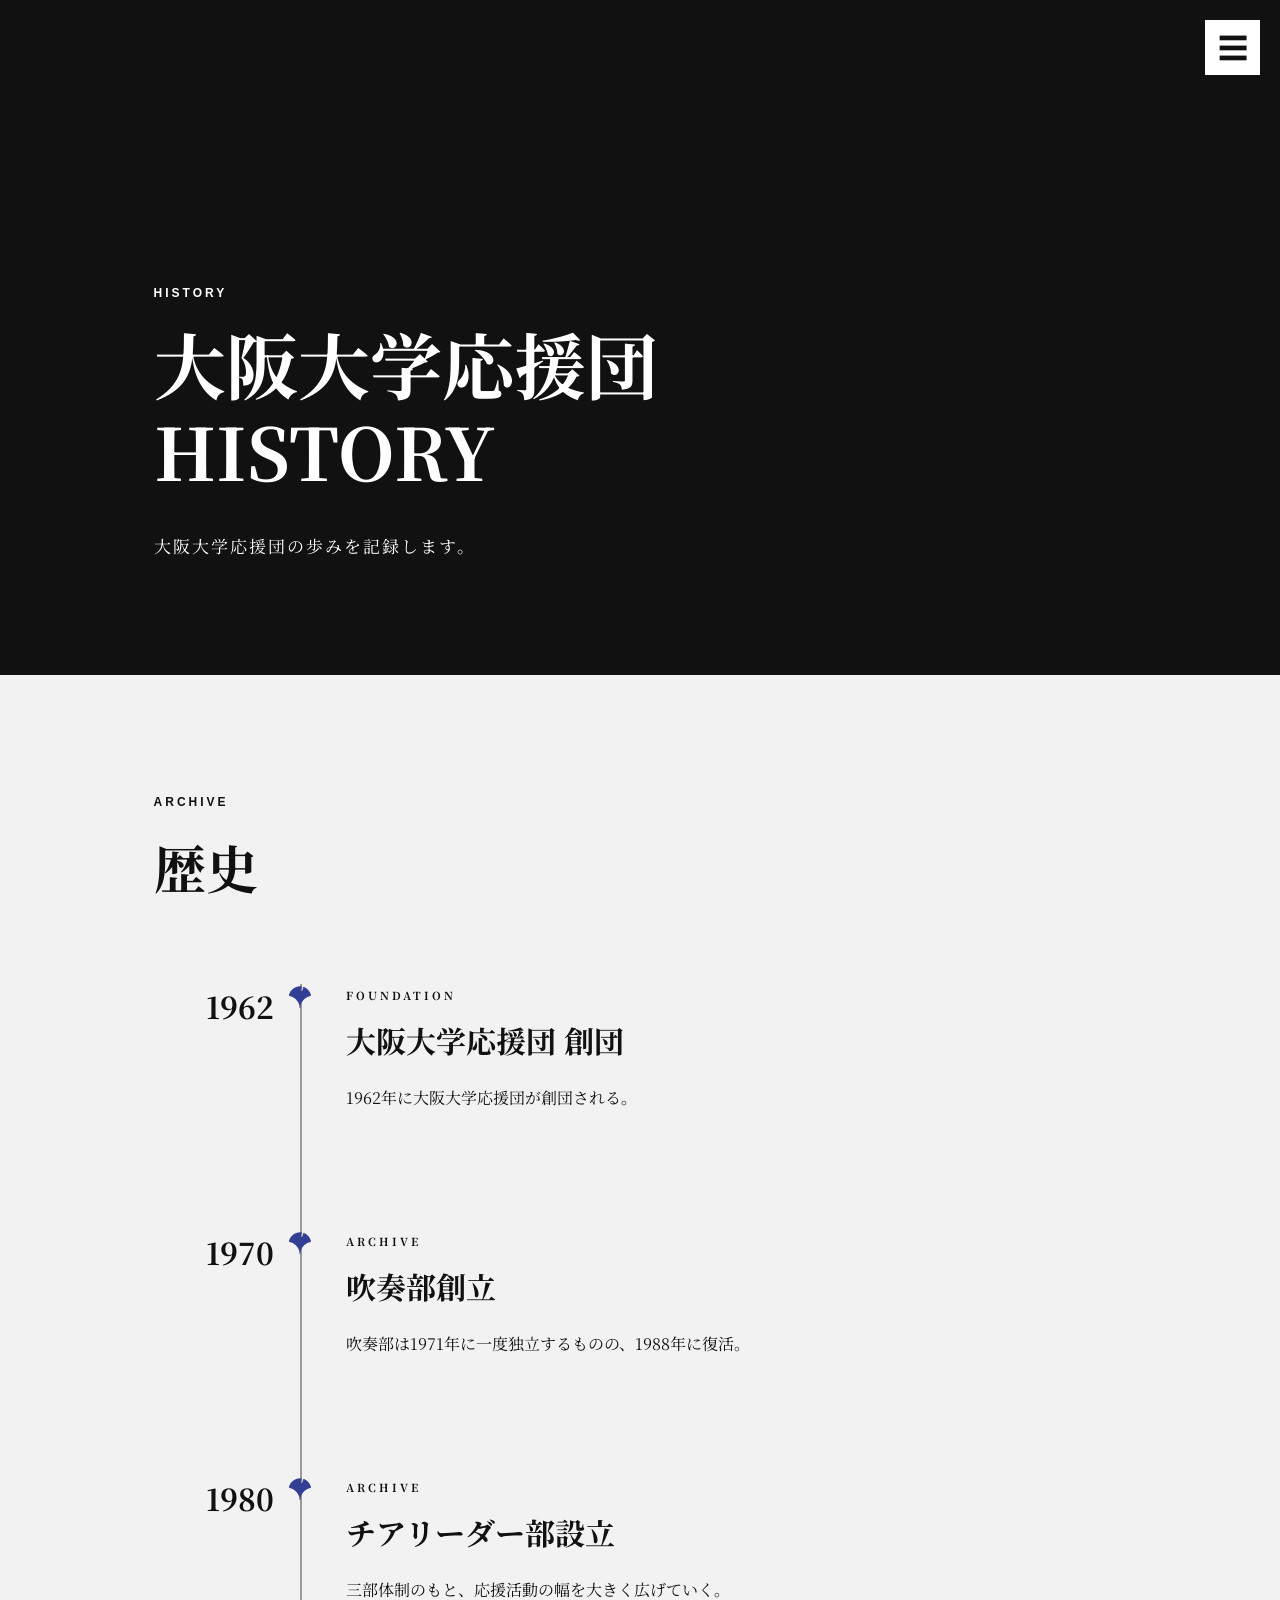
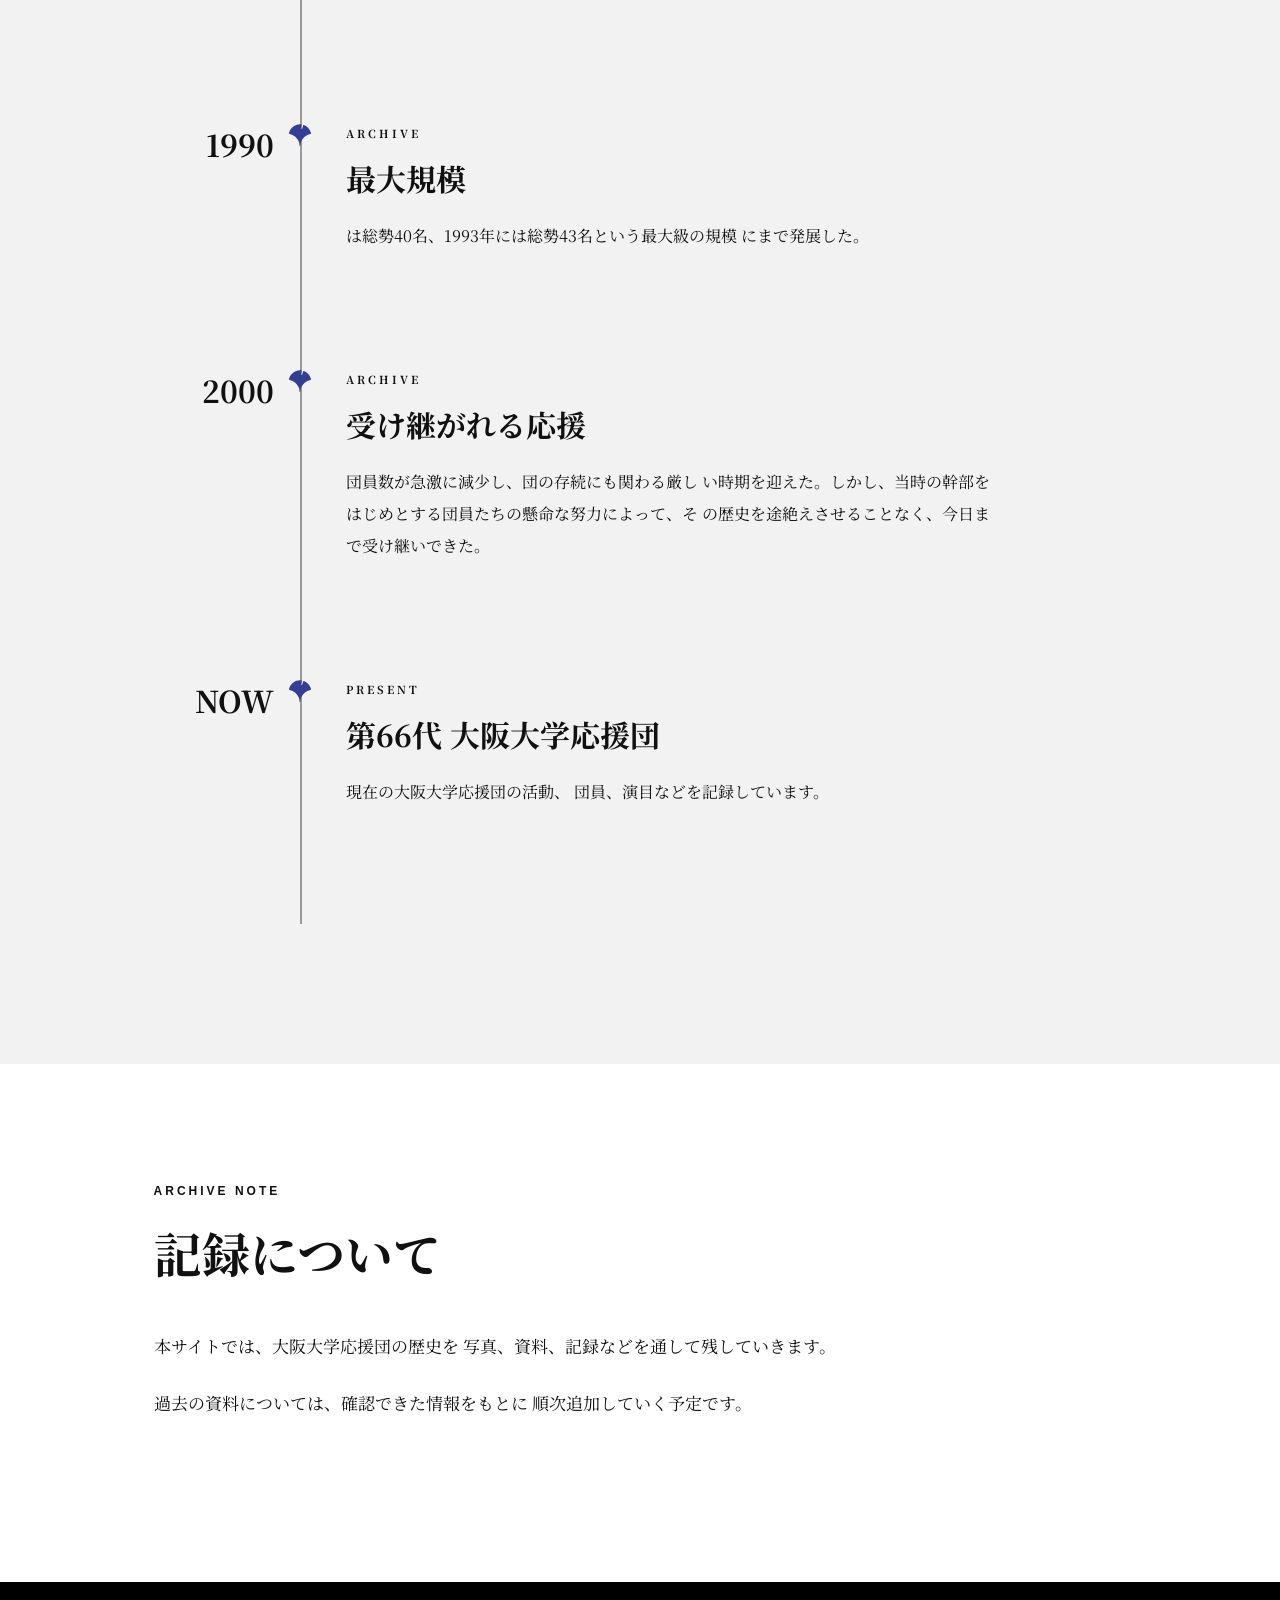
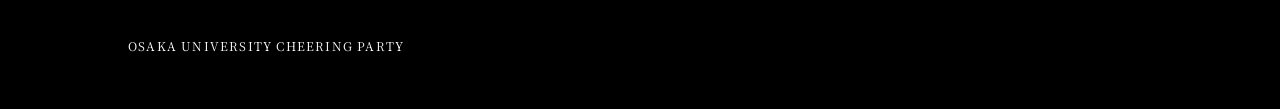
<file: history.html>
<!DOCTYPE html>
<html lang="ja">

<head>

    <meta charset="UTF-8">
    <meta name="viewport" content="width=device-width, initial-scale=1.0">

    <title>HISTORY | 大阪大学応援団 ARCHIVE</title>

    <link rel="stylesheet" href="css/style.css">

    <link rel="preconnect" href="https://fonts.googleapis.com">
    <link rel="preconnect" href="https://fonts.gstatic.com" crossorigin>
    <link href="https://fonts.googleapis.com/css2?family=Noto+Serif+JP:wght@400;500;600;700;800;900&display=swap" rel="stylesheet">

</head>


<body>


    <!-- メニューボタン -->

    <button class="menu-button" id="menuButton">
        ☰
    </button>


    <!-- メニュー -->

    <nav class="menu" id="menu">

        <a href="index.html">HOME</a>

        <a href="about.html">ABOUT</a>

        <a href="member.html">MEMBER</a>

        <a href="performance.html">PERFORMANCE</a>

        <a href="history.html">HISTORY</a>

        <a href="links.html">LINKS</a>
            <a href="leader.html">LEADER</a>
    <a href="cheer.html">CHEER</a>
    <a href="band.html">BAND</a>
    <a href="contact.html">CONTACT</a>

    </nav>


    <main>


        <!-- ========================= -->
        <!-- HISTORY INTRO -->
        <!-- ========================= -->

        <section class="history-hero">

            <div class="history-hero-content">

                <p class="section-label">
                    HISTORY
                </p>

                <h1>
                    大阪大学応援団<br>
                    HISTORY
                </h1>

                <p class="history-lead">
                    大阪大学応援団の歩みを記録します。
                </p>

            </div>

        </section>



        <!-- ========================= -->
        <!-- HISTORY TIMELINE -->
        <!-- ========================= -->

        <section class="history-timeline">

            <div class="history-title">

                <p class="section-label">
                    ARCHIVE
                </p>

                <h2>
                    歴史
                </h2>

            </div>


            <div class="timeline">


                <!-- 1962 -->

                <div class="timeline-item">

                    <div class="timeline-year">
                        1962
                    </div>

                    <div class="timeline-content">

                        <p class="timeline-label">
                            FOUNDATION
                        </p>

                        <h3>
                            大阪大学応援団 創団
                        </h3>

                        <p>
                            1962年に大阪大学応援団が創団される。
                        </p>

                    </div>

                </div>



                <!-- 1963 -->

                <div class="timeline-item">

                    <div class="timeline-year">
                        1970
                    </div>

                    <div class="timeline-content">

                        <p class="timeline-label">
                            ARCHIVE
                        </p>

                        <h3>
                            吹奏部創立
                        </h3>

                        <p>
                            吹奏部は1971年に一度独立するものの、1988年に復活。
                        </p>

                    </div>

                </div>



                <!-- 1983 -->

                <div class="timeline-item">

                    <div class="timeline-year">
                        1980
                    </div>

                    <div class="timeline-content">

                        <p class="timeline-label">
                            ARCHIVE
                        </p>

                        <h3>
                            チアリーダー部設立
                        </h3>

                        <p>
                            三部体制のもと、応援活動の幅を大きく広げていく。
                        </p>

                    </div>

                </div>



                <!-- 1990 -->

                <div class="timeline-item">

                    <div class="timeline-year">
                        1990
                    </div>

                    <div class="timeline-content">

                        <p class="timeline-label">
                            ARCHIVE
                        </p>

                        <h3>
                            最大規模
                        </h3>

                        <p>
                            は総勢40名、1993年には総勢43名という最大級の規模
にまで発展した。
                        </p>

                    </div>

                </div>



                <!-- 2010 -->

                <div class="timeline-item">

                    <div class="timeline-year">
                        2000
                    </div>

                    <div class="timeline-content">

                        <p class="timeline-label">
                            ARCHIVE
                        </p>

                        <h3>
                            受け継がれる応援
                        </h3>

                        <p>
                           団員数が急激に減少し、団の存続にも関わる厳し
い時期を迎えた。しかし、当時の幹部をはじめとする団員たちの懸命な努力によって、そ
の歴史を途絶えさせることなく、今日まで受け継いできた。
                        </p>

                    </div>

                </div>



                <!-- 現在 -->

                <div class="timeline-item">

                    <div class="timeline-year">
                        NOW
                    </div>

                    <div class="timeline-content">

                        <p class="timeline-label">
                            PRESENT
                        </p>

                        <h3>
                            第66代 大阪大学応援団
                        </h3>

                        <p>
                            現在の大阪大学応援団の活動、
                            団員、演目などを記録しています。
                        </p>

                    </div>

                </div>


            </div>

        </section>



        <!-- ========================= -->
        <!-- ARCHIVE NOTE -->
        <!-- ========================= -->

        <section class="history-note">

            <p class="section-label">
                ARCHIVE NOTE
            </p>

            <h2>
                記録について
            </h2>

            <p>
                本サイトでは、大阪大学応援団の歴史を
                写真、資料、記録などを通して残していきます。
            </p>

            <p>
                過去の資料については、確認できた情報をもとに
                順次追加していく予定です。
            </p>

        </section>


    </main>


    <footer>

        <p>
            OSAKA UNIVERSITY CHEERING PARTY
        </p>

       

    </footer>


    <script src="js/script.js"></script>

</body>

</html>
</file>
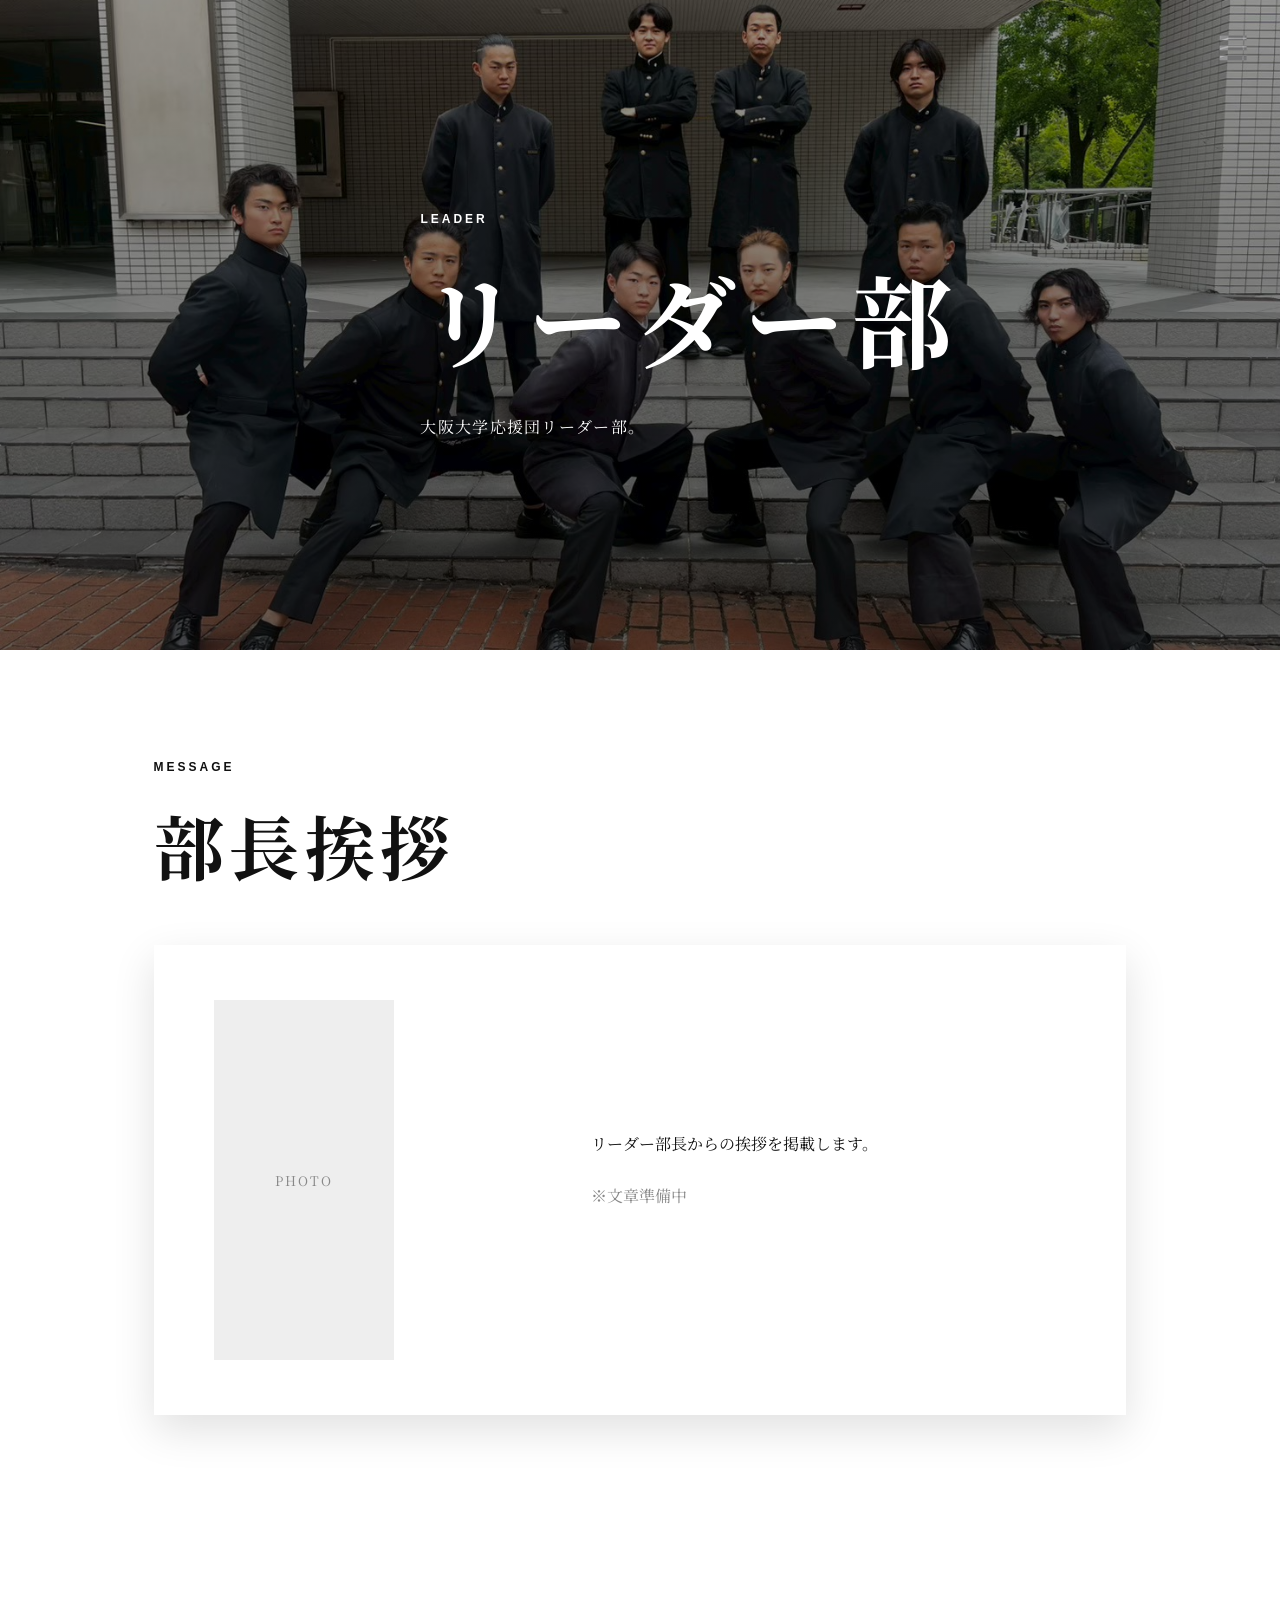
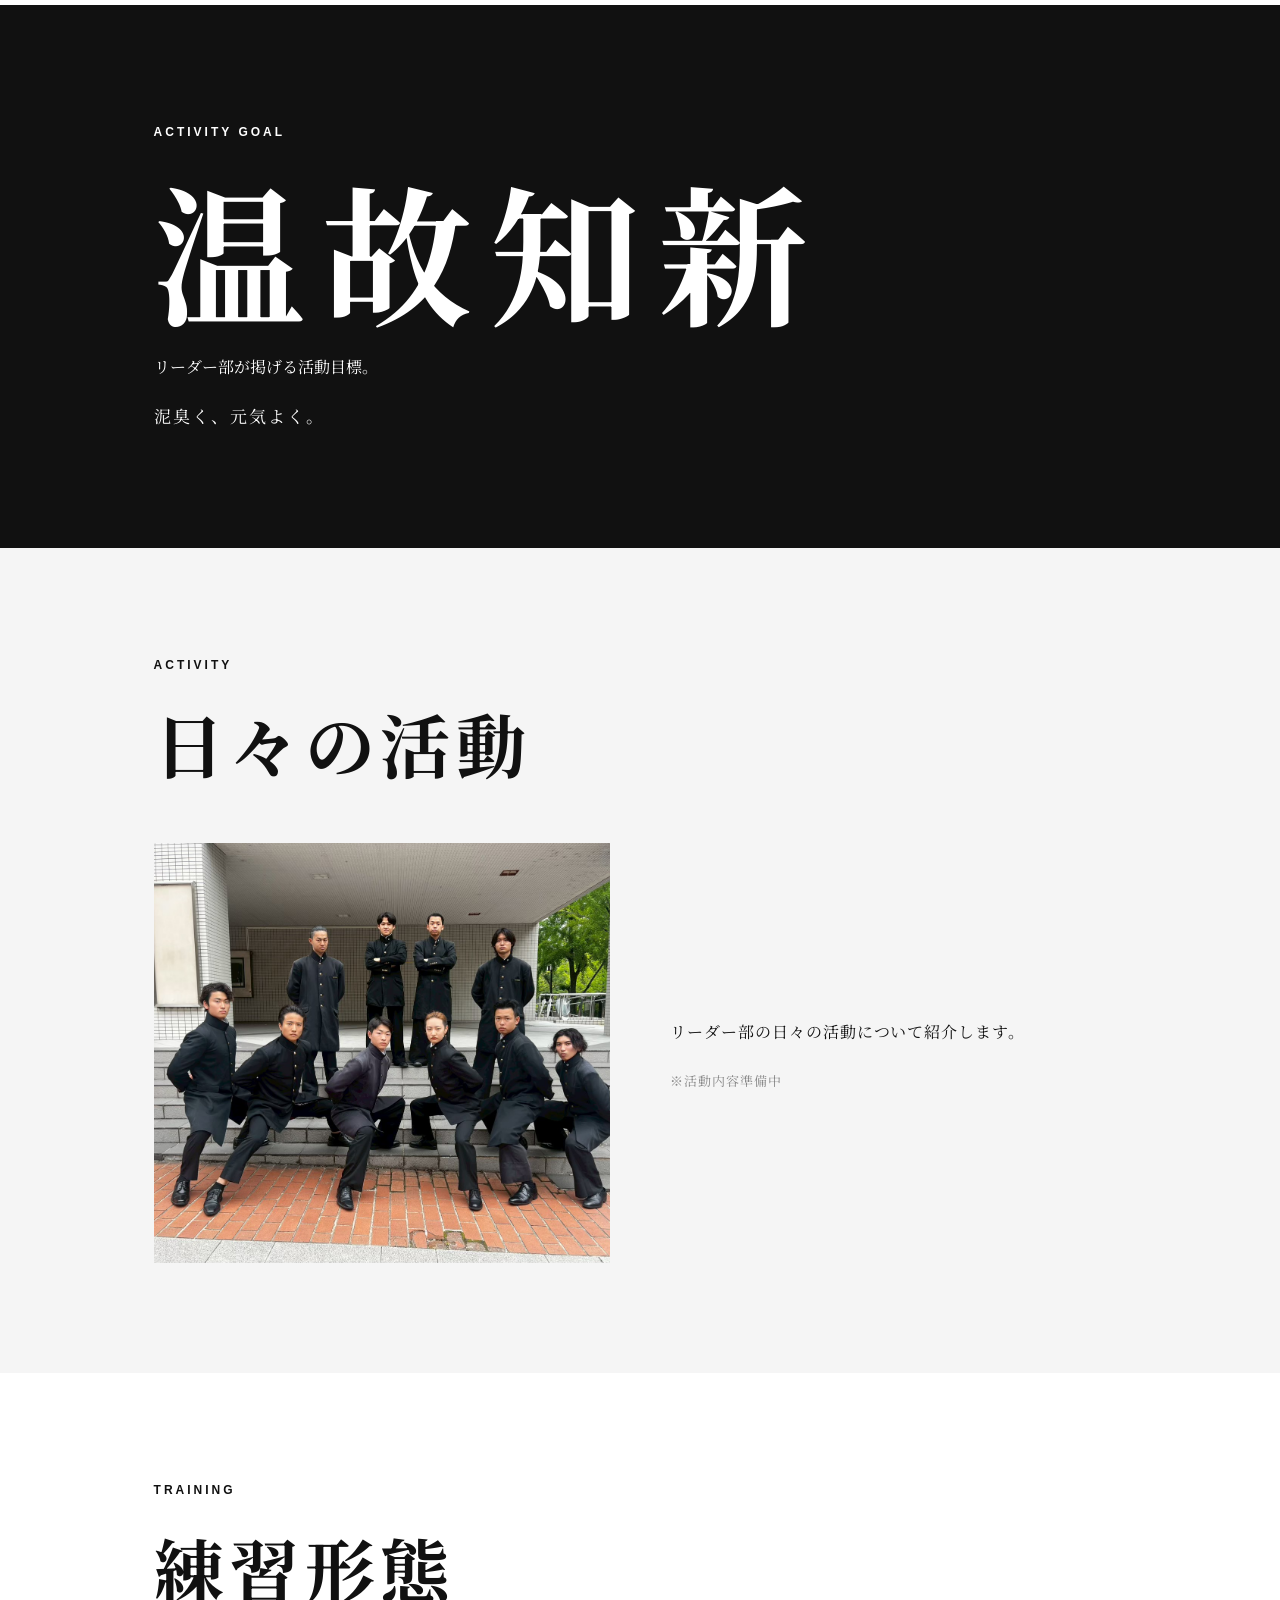
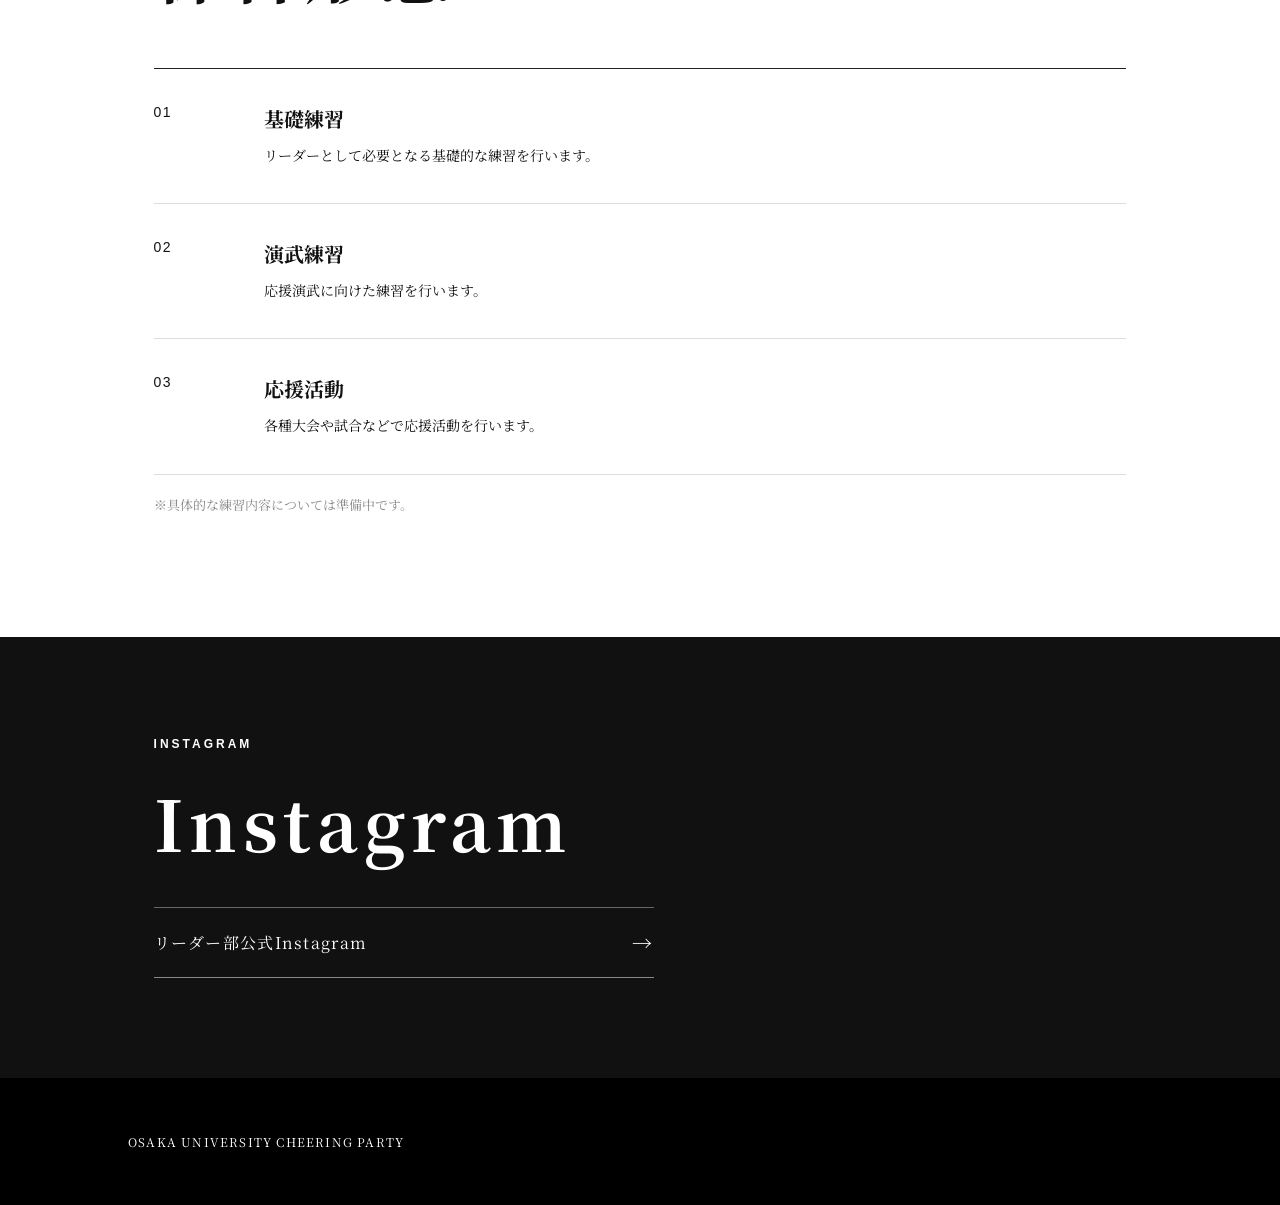
<file: leader.html>
<!DOCTYPE html>
<html lang="ja">

<head>
    <meta charset="UTF-8">
    <meta name="viewport" content="width=device-width, initial-scale=1.0">

    <title>LEADER | 大阪大学応援団 ARCHIVE</title>

    <!-- 共通CSS -->
    <link rel="stylesheet" href="css/style.css">

    <!-- LEADER専用CSS -->
    <link rel="stylesheet" href="css/leader.css">

    <!-- Google Fonts -->
    <link rel="preconnect" href="https://fonts.googleapis.com">
    <link rel="preconnect" href="https://fonts.gstatic.com" crossorigin>

    <link
        href="https://fonts.googleapis.com/css2?family=Noto+Serif+JP:wght@400;500;600;700;800;900&display=swap"
        rel="stylesheet">
</head>


<body>


    <!-- =========================
         ハンバーガーボタン
    ========================== -->

    <button
        class="menu-button"
        id="menuButton"
        aria-label="メニューを開く">
        ☰
    </button>


    <!-- =========================
         MENU
    ========================== -->

    <nav class="menu" id="menu">

        <a href="index.html">HOME</a>

        <a href="about.html">ABOUT</a>

        <a href="member.html">MEMBER</a>

        <a href="performance.html">PERFORMANCE</a>

        <a href="history.html">HISTORY</a>

        <a href="leader.html">LEADER</a>

        <a href="cheer.html">CHEER</a>

        <a href="band.html">BAND</a>

        <a href="links.html">LINKS</a>

        <a href="contact.html">CONTACT</a>

    </nav>



    <main>


        <!-- =========================
             HERO
        ========================== -->

        <section class="leader-page">

            <div class="leader-hero-background"></div>

            <div class="leader-hero-content">

                <p class="section-label">
                    LEADER
                </p>

                <h1>
                    リーダー部
                </h1>

                <p class="leader-intro">
                    大阪大学応援団リーダー部。
                </p>

            </div>

        </section>



        <!-- =========================
             MESSAGE
        ========================== -->

        <section class="leader-greeting">

            <div class="leader-section-inner">

                <p class="section-label">
                    MESSAGE
                </p>

                <h2>
                    部長挨拶
                </h2>


                <div class="leader-message">


                    <!-- 写真 -->

                    <div class="leader-message-photo">

                        <span>
                            PHOTO
                        </span>

                    </div>


                    <!-- 挨拶 -->

                    <div class="leader-message-text">

                        <p class="leader-placeholder">
                            リーダー部長からの挨拶を掲載します。
                        </p>

                        <p class="leader-note">
                            ※文章準備中
                        </p>

                    </div>

                </div>

            </div>

        </section>



        <!-- =========================
             活動目標
        ========================== -->

        <section class="leader-motto-section">

            <div class="leader-motto-inner">

                <p class="section-label">
                    ACTIVITY GOAL
                </p>

                <h2>
                    温故知新
                </h2>

                <p>
                    リーダー部が掲げる活動目標。
                </p>

                <p>
                    泥臭く、元気よく。
                </p>

            </div>

        </section>



        <!-- =========================
             ACTIVITY
        ========================== -->

        <section class="leader-activity">

            <div class="leader-section-inner">

                <p class="section-label">
                    ACTIVITY
                </p>

                <h2>
                    日々の活動
                </h2>


                <div class="leader-activity-grid">


                    <!-- 写真 -->

                    <div class="leader-activity-photo">

                        <img
                            src="images/ri-da-1.jpg"
                            alt="大阪大学応援団リーダー部の活動">

                    </div>


                    <!-- 文章 -->

                    <div class="leader-activity-text">

                        <p>
                            リーダー部の日々の活動について紹介します。
                        </p>

                        <p class="leader-note">
                            ※活動内容準備中
                        </p>

                    </div>

                </div>

            </div>

        </section>



        <!-- =========================
             TRAINING
        ========================== -->

        <section class="leader-training">

            <div class="leader-section-inner">

                <p class="section-label">
                    TRAINING
                </p>

                <h2>
                    練習形態
                </h2>


                <div class="leader-training-list">


                    <!-- 01 -->

                    <div class="leader-training-item">

                        <span class="leader-training-number">
                            01
                        </span>

                        <div>

                            <h3>
                                基礎練習
                            </h3>

                            <p>
                                リーダーとして必要となる基礎的な練習を行います。
                            </p>

                        </div>

                    </div>


                    <!-- 02 -->

                    <div class="leader-training-item">

                        <span class="leader-training-number">
                            02
                        </span>

                        <div>

                            <h3>
                                演武練習
                            </h3>

                            <p>
                                応援演武に向けた練習を行います。
                            </p>

                        </div>

                    </div>


                    <!-- 03 -->

                    <div class="leader-training-item">

                        <span class="leader-training-number">
                            03
                        </span>

                        <div>

                            <h3>
                                応援活動
                            </h3>

                            <p>
                                各種大会や試合などで応援活動を行います。
                            </p>

                        </div>

                    </div>

                </div>


                <p class="leader-note">
                    ※具体的な練習内容については準備中です。
                </p>

            </div>

        </section>



        <!-- =========================
             INSTAGRAM
        ========================== -->

        <section class="leader-instagram">

            <div class="leader-instagram-inner">

                <p class="section-label">
                    INSTAGRAM
                </p>

                <h2>
                    Instagram
                </h2>


                <a
                    href="#"
                    class="instagram-link"
                    target="_blank"
                    rel="noopener noreferrer">

                    <span>
                        リーダー部公式Instagram
                    </span>

                    <span class="instagram-arrow">
                        →
                    </span>

                </a>

            </div>

        </section>


    </main>



    <!-- =========================
         FOOTER
    ========================== -->

    <footer>

        <p>
            OSAKA UNIVERSITY CHEERING PARTY
        </p>

    </footer>



    <!-- =========================
         共通JavaScript
    ========================== -->

    <script src="js/script.js"></script>

</body>

</html>
</file>
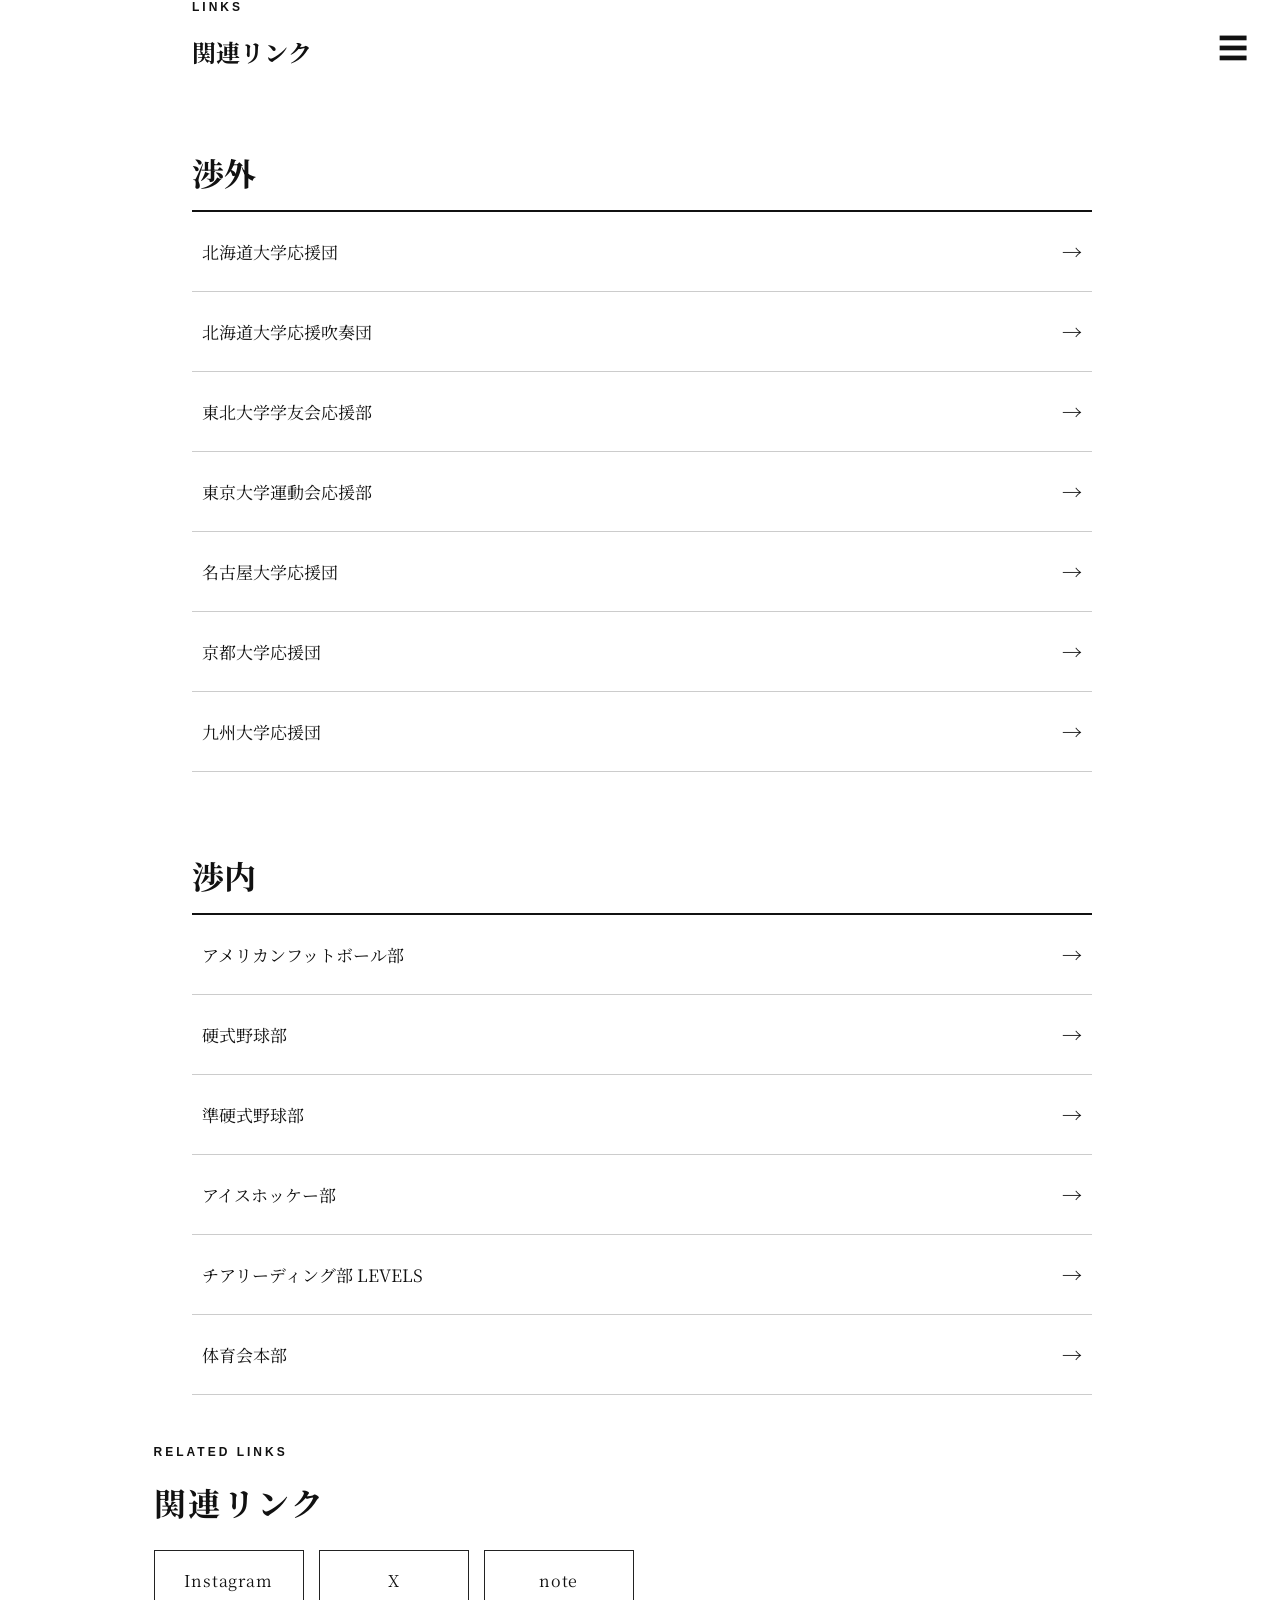
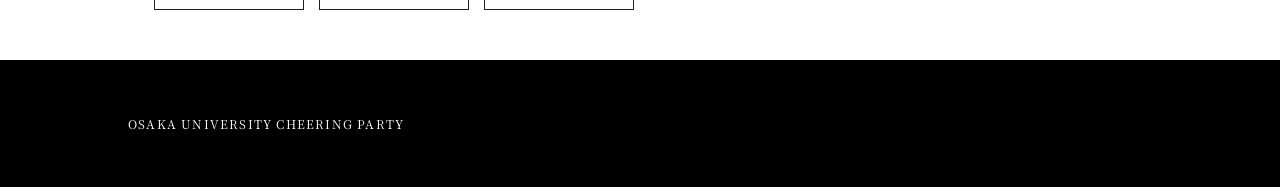
<file: links.html>
<!DOCTYPE html>
<html lang="ja">

<head>
    <meta charset="UTF-8">
    <meta name="viewport" content="width=device-width, initial-scale=1.0">

    <title>LINKS | 大阪大学応援団 ARCHIVE</title>

    <link rel="stylesheet" href="css/style.css">

    <link rel="preconnect" href="https://fonts.googleapis.com">
    <link rel="preconnect" href="https://fonts.gstatic.com" crossorigin>
    <link href="https://fonts.googleapis.com/css2?family=Noto+Serif+JP:wght@400;500;600;700;800;900&display=swap" rel="stylesheet">
</head>

<body>

    <button class="menu-button" id="menuButton">
        ☰
    </button>

    <nav class="menu" id="menu">
        <a href="index.html">HOME</a>
        <a href="about.html">ABOUT</a>
        <a href="member.html">MEMBER</a>
        <a href="performance.html">PERFORMANCE</a>
        <a href="history.html">HISTORY</a>
        <a href="links.html">LINKS</a>
            <a href="leader.html">LEADER</a>
    <a href="cheer.html">CHEER</a>
    <a href="band.html">BAND</a>
    <a href="contact.html">CONTACT</a>
    </nav>

    <main>

       <section class="links-page">

    <p class="section-label">LINKS</p>
    <h1>関連リンク</h1>

    <!-- 渉外 -->
<div class="link-section">

    <p class="link-category">渉外</p>


    <a href="https://hokudai-oendan.net/" 
       class="link-item" target="_blank" rel="noopener noreferrer">
        <span>北海道大学応援団</span>
        <span>→</span>
    </a>

    <a href="https://hokudaiousui.github.io/" 
       class="link-item" target="_blank" rel="noopener noreferrer">
        <span>北海道大学応援吹奏団</span>
        <span>→</span>
    </a>



    <a href="https://tohokuohen.wixsite.com/tompendan"
       class="link-item" target="_blank" rel="noopener noreferrer">
        <span>東北大学学友会応援部</span>
        <span>→</span>
    </a>



    <a href="https://www.todai-ouen.com/"
       class="link-item" target="_blank" rel="noopener noreferrer">
        <span>東京大学運動会応援部</span>
        <span>→</span>
    </a>



    <a href="https://www.instagram.com/meidai_ouendan/"
       class="link-item" target="_blank" rel="noopener noreferrer">
        <span>名古屋大学応援団</span>
        <span>→</span>
    </a>



    <a href="https://kyo-dark.sakura.ne.jp/"
       class="link-item" target="_blank" rel="noopener noreferrer">
        <span>京都大学応援団</span>
        <span>→</span>
    </a>



    <a href="https://qdaiendan.kachoufuugetu.net/"
       class="link-item" target="_blank" rel="noopener noreferrer">
        <span>九州大学応援団</span>
        <span>→</span>
    </a>

</div>


    <!-- 渉内 -->
    <div class="link-section">

        <p class="link-category">渉内</p>

        <a href="URL" class="link-item" target="_blank" rel="noopener noreferrer">
            <span>アメリカンフットボール部</span>
            <span>→</span>
        </a>

        <a href="URL" class="link-item" target="_blank" rel="noopener noreferrer">
            <span>硬式野球部</span>
            <span>→</span>
        </a>

        <a href="URL" class="link-item" target="_blank" rel="noopener noreferrer">
            <span>準硬式野球部</span>
            <span>→</span>
        </a>

        <a href="URL" class="link-item" target="_blank" rel="noopener noreferrer">
            <span>アイスホッケー部</span>
            <span>→</span>
        </a>

        <a href="URL" class="link-item" target="_blank" rel="noopener noreferrer">
            <span>チアリーディング部 LEVELS</span>
            <span>→</span>
        </a>

        <a href="URL" class="link-item" target="_blank" rel="noopener noreferrer">
            <span>体育会本部</span>
            <span>→</span>
        </a>

    </div>

</section>
<section class="links-related">

    <p class="section-label">RELATED LINKS</p>

    <h2>関連リンク</h2>

    <div class="related-links-list">

        <a href="#" class="related-link">
            <span>Instagram</span>
        </a>

        <a href="#" class="related-link">
            <span>X</span>
        </a>

        <a href="#" class="related-link">
            <span>note</span>
        </a>

    </div>

</section>
    </main>

    <footer>
        <p>OSAKA UNIVERSITY CHEERING PARTY</p>
   
    </footer>

    <script src="js/script.js"></script>

</body>

</html>
</file>
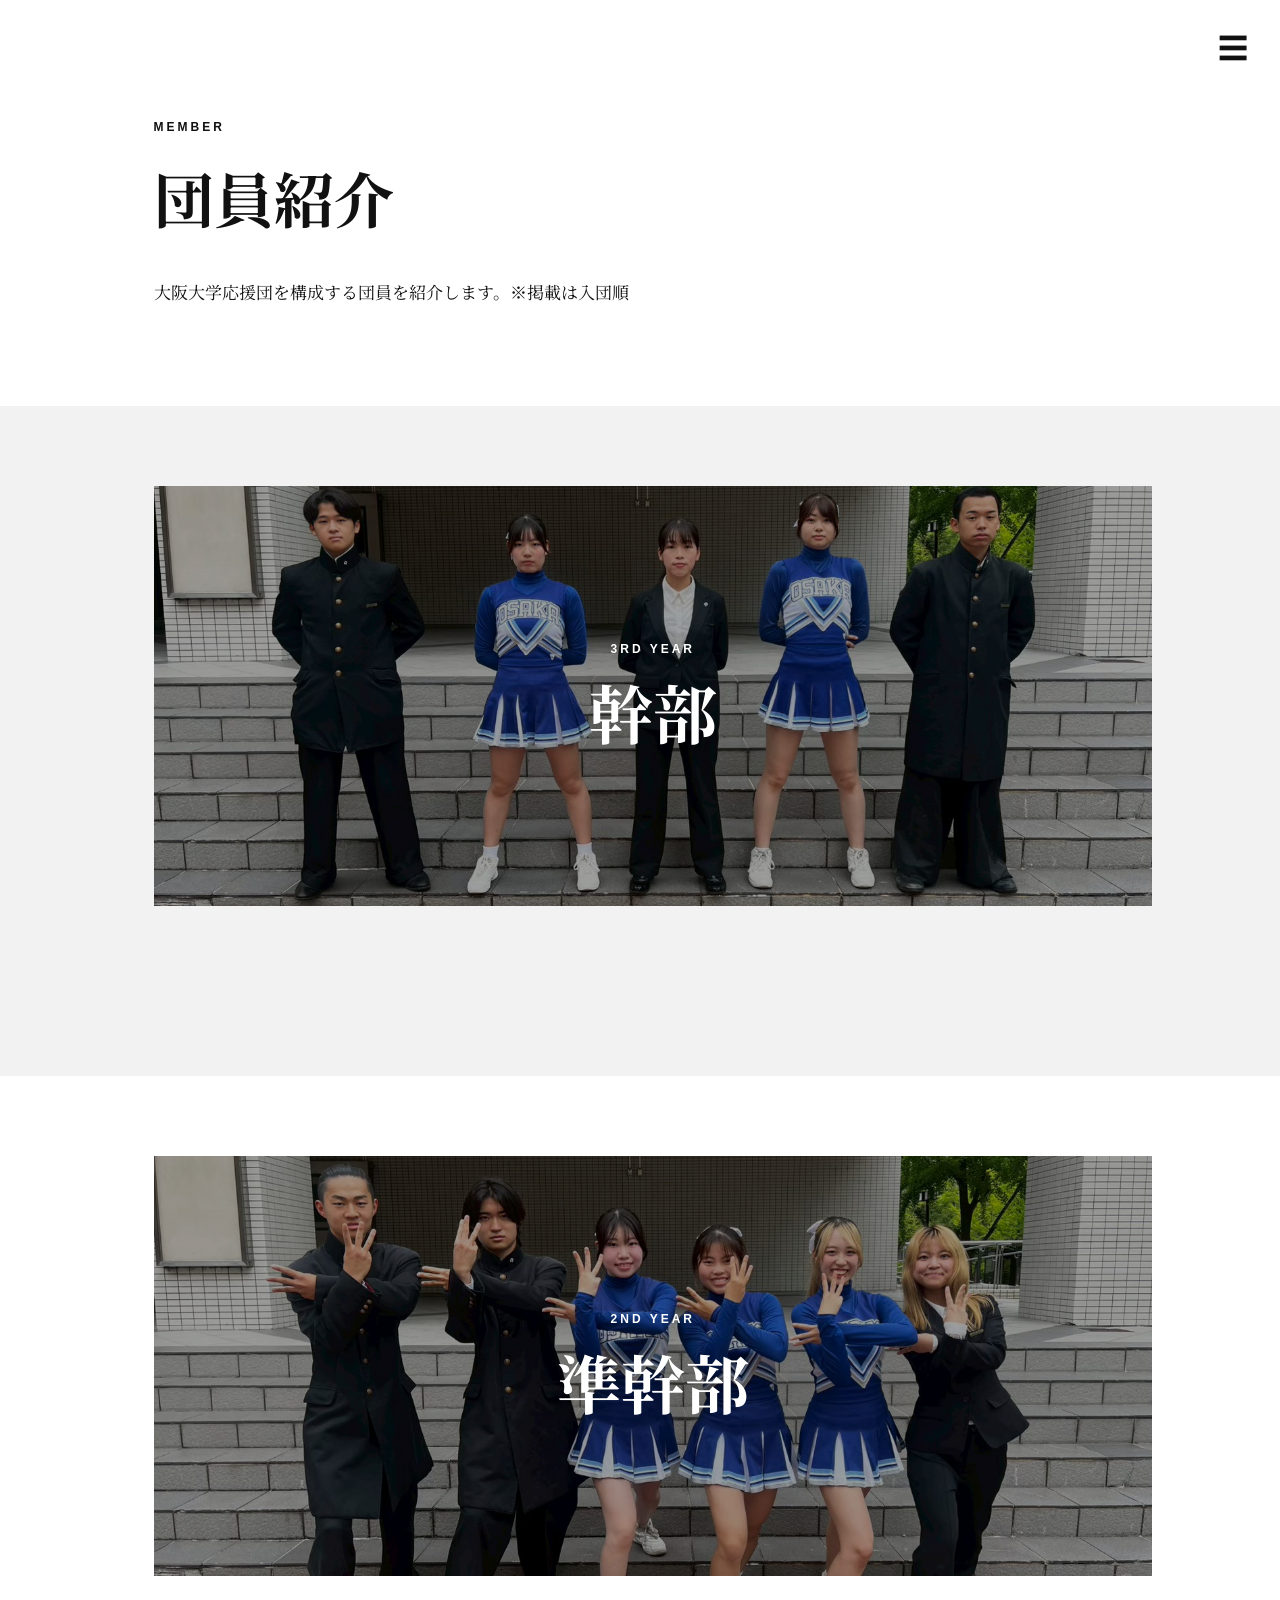
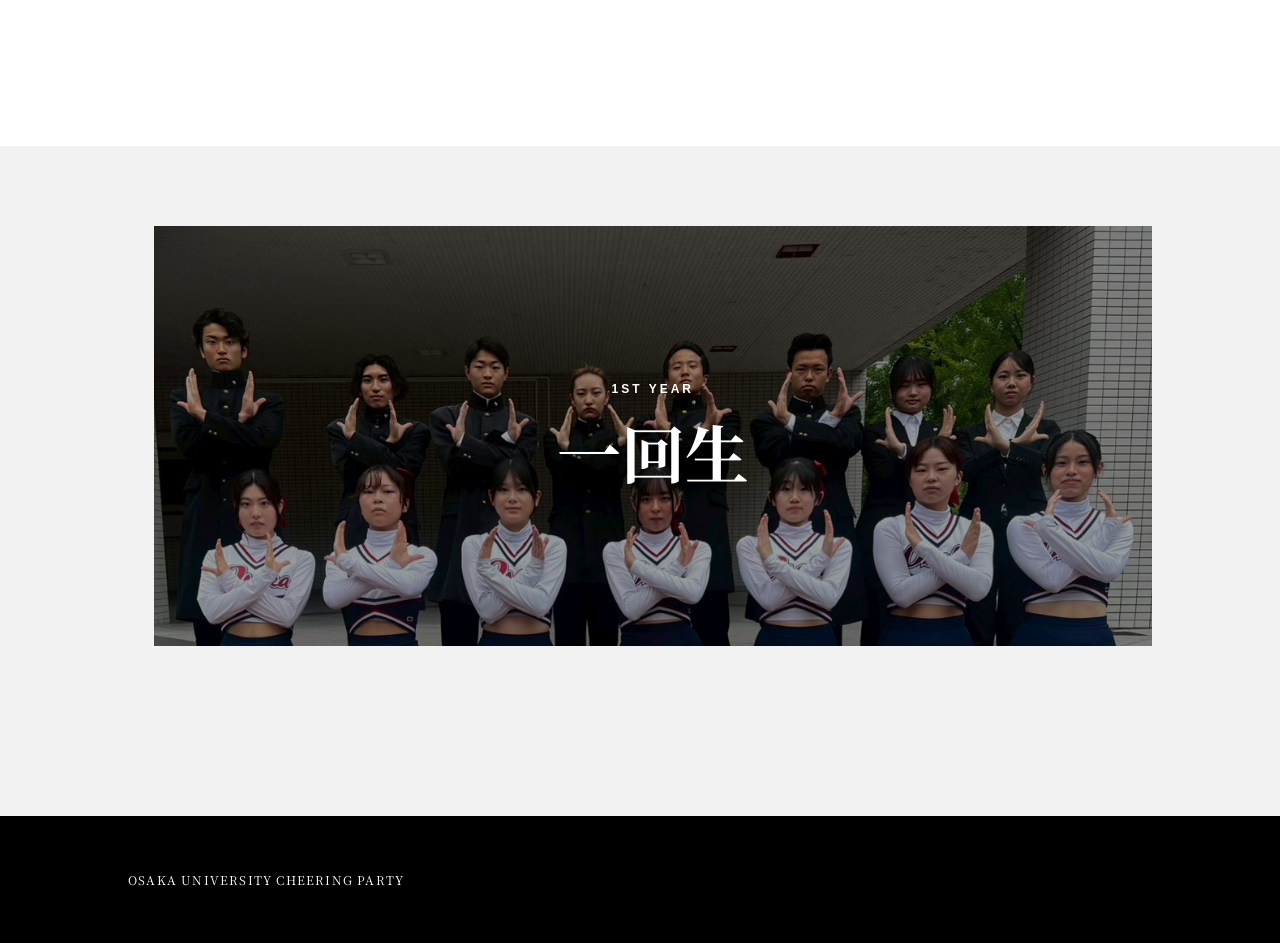
<file: member.html>
<!DOCTYPE html>
<html lang="ja">

<head>
    <meta charset="UTF-8">
    <meta name="viewport" content="width=device-width, initial-scale=1.0">

    <title>MEMBER | 大阪大学応援団 ARCHIVE</title>

    <link rel="stylesheet" href="css/style.css">

    <link rel="preconnect" href="https://fonts.googleapis.com">
    <link rel="preconnect" href="https://fonts.gstatic.com" crossorigin>
    <link href="https://fonts.googleapis.com/css2?family=Noto+Serif+JP:wght@400;500;600;700;800;900&display=swap" rel="stylesheet">
</head>

<body>

    <button class="menu-button" id="menuButton">
        ☰
    </button>

    <nav class="menu" id="menu">
        <a href="index.html">HOME</a>
        <a href="about.html">ABOUT</a>
        <a href="member.html">MEMBER</a>
        <a href="performance.html">PERFORMANCE</a>
        <a href="history.html">HISTORY</a>
        <a href="links.html">LINKS</a>
            <a href="leader.html">LEADER</a>
    <a href="cheer.html">CHEER</a>
    <a href="band.html">BAND</a>
    <a href="contact.html">CONTACT</a>
    </nav>


    <main>

        <!-- MEMBER -->

        <section class="member-page">

            <p class="section-label">MEMBER</p>

            <h1>団員紹介</h1>

            <p class="member-intro">
                大阪大学応援団を構成する団員を紹介します。※掲載は入団順
            </p>

        </section>


        <!-- ==================== -->
        <!-- 幹部 -->
        <!-- ==================== -->

        <section class="member-year member-kanbu">

    <div class="member-photo-hero">
        <img src="images/kanbu.jpg" alt="幹部集合写真">
        <button class="member-photo-overlay" type="button" data-member-open="member-modal-kanbu" aria-haspopup="dialog" aria-controls="member-modal-kanbu" aria-expanded="false">
            <span class="section-label">3RD YEAR</span>
            <span class="member-photo-overlay-title">幹部</span>
        </button>
    </div>

    <!-- 団員一覧ポップアップ -->
<div class="member-modal" id="member-modal-kanbu" hidden aria-hidden="true">
    <div class="member-modal-backdrop" data-member-close></div>
    <div class="member-modal-dialog" role="dialog" aria-modal="true" aria-labelledby="member-modal-title-kanbu" tabindex="-1">
        <div class="member-modal-header">
            <h2 id="member-modal-title-kanbu">幹部</h2>
            <button class="member-modal-close" type="button" aria-label="閉じる" data-member-close>×</button>
        </div>
        <div class="member-modal-scroll">
<div class="member-list">

                <!-- 岩井 慶樹 -->

                <div class="member-card">

                   <div class="member-photo">
    <img src="images/iwai.avif" alt="岩井慶樹">
</div>

                    <div class="member-info">
                        <h3>岩井 慶樹</h3>
                        <p>リーダー部</p>
                        <p>法学部 国際公共政策学科</p>
                        <p>愛媛県立松山東高等学校</p>
                    </div>

                </div>


                <!-- 財満 ひかり -->

                <div class="member-card">

                    <div class="member-photo">
                        <!--
                        <img src="images/zaima.jpg" alt="財満ひかり">
                        -->
                    </div>

                    <div class="member-info">
                        <h3>財満 ひかり</h3>
                        <p>吹奏部</p>
                        <p>文学部 人文学科</p>
                        <p>ノートルダム清心高等学校</p>
                    </div>

                </div>


                <!-- 佐藤 陽太 -->

                <div class="member-card">

                    <div class="member-photo">
                        <!--
                        <img src="images/sato_yota.jpg" alt="佐藤陽太">
                        -->
                    </div>

                    <div class="member-info">
                        <h3>佐藤 陽太</h3>
                        <p>リーダー部</p>
                        <p>文学部 人文学科</p>
                        <p>北海道札幌市立旭丘高等学校</p>
                    </div>

                </div>


                <!-- 芝 明音 -->

                <div class="member-card">

                    <div class="member-photo">
                        <!--
                        <img src="images/shiba_akane.jpg" alt="芝明音">
                        -->
                    </div>

                    <div class="member-info">
                        <h3>芝 明音</h3>
                        <p>チアリーダー部</p>
                        <p>外国語学部 外国語学科（日本語専攻）</p>
                        <p>福岡県立門司学園高等学校</p>
                    </div>

                </div>


                <!-- 尾國 真央 -->

                <div class="member-card">

                    <div class="member-photo">
                        <!--
                        <img src="images/oguni_mao.jpg" alt="尾國真央">
                        -->
                    </div>

                    <div class="member-info">
                        <h3>尾國 真央</h3>
                        <p>チアリーダー部</p>
                        <p>医学部 保健学科（看護学専攻）</p>
                        <p>広島大学附属福山高等学校</p>
                    </div>

                </div>


            </div>
        </div>
    </div>
</div>

        </section>


        <!-- ==================== -->
        <!-- 準幹部 -->
        <!-- ==================== -->

       <section class="member-year member-junkanbu">

    <div class="member-photo-hero">
        <img src="images/junkanbu.jpg" alt="準幹部集合写真">
        <button class="member-photo-overlay" type="button" data-member-open="member-modal-junkanbu" aria-haspopup="dialog" aria-controls="member-modal-junkanbu" aria-expanded="false">
            <span class="section-label">2ND YEAR</span>
            <span class="member-photo-overlay-title">準幹部</span>
        </button>
    </div>

    <!-- 団員一覧ポップアップ -->
<div class="member-modal" id="member-modal-junkanbu" hidden aria-hidden="true">
    <div class="member-modal-backdrop" data-member-close></div>
    <div class="member-modal-dialog" role="dialog" aria-modal="true" aria-labelledby="member-modal-title-junkanbu" tabindex="-1">
        <div class="member-modal-header">
            <h2 id="member-modal-title-junkanbu">準幹部</h2>
            <button class="member-modal-close" type="button" aria-label="閉じる" data-member-close>×</button>
        </div>
        <div class="member-modal-scroll">
<div class="member-list">


                <!-- 大村 実瑚 -->

                <div class="member-card">

                    <div class="member-photo">
                        <!--
                        <img src="images/omura_miko.jpg" alt="大村実瑚">
                        -->
                    </div>

                    <div class="member-info">
                        <h3>大村 実瑚</h3>
                        <p>チアリーダー部</p>
                        <p>医学部 保健学科（看護学専攻）</p>
                        <p>関西大学第一高等学校</p>
                    </div>

                </div>


                <!-- 黒木 麻名 -->

                <div class="member-card">

                    <div class="member-photo">
                        <!--
                        <img src="images/kuroki_mana.jpg" alt="黒木麻名">
                        -->
                    </div>

                    <div class="member-info">
                        <h3>黒木 麻名</h3>
                        <p>吹奏部</p>
                        <p>外国語学部 外国語学科</p>
                        <p>桃山学院高等学校</p>
                    </div>

                </div>


                <!-- 籾山 悠香 -->

                <div class="member-card">

                    <div class="member-photo">
                        <!--
                        <img src="images/momiyama_yuka.jpg" alt="籾山悠香">
                        -->
                    </div>

                    <div class="member-info">
                        <h3>籾山 悠香</h3>
                        <p>チアリーダー部</p>
                        <p>外国語学部 外国語学科（ビルマ語専攻）</p>
                        <p>滝高等学校</p>
                    </div>

                </div>


                <!-- 小林 大也 -->

                <div class="member-card">

                    <div class="member-photo">
                        <!--
                        <img src="images/kobayashi_daiya.jpg" alt="小林大也">
                        -->
                    </div>

                    <div class="member-info">
                        <h3>小林 大也</h3>
                        <p>リーダー部</p>
                        <p>工学部 応用理工学科</p>
                        <p>愛知県立瑞陵高等学校</p>
                    </div>

                </div>


                <!-- 千原 優樹 -->

                <div class="member-card">

                    <div class="member-photo">
                        <!--
                        <img src="images/chihara_masaki.jpg" alt="千原優樹">
                        -->
                    </div>

                    <div class="member-info">
                        <h3>千原 優樹</h3>
                        <p>リーダー部</p>
                        <p>所属学部・学科：未掲載</p>
                        <p>出身高校：未掲載</p>
                    </div>

                </div>


                <!-- 中川 心愛 -->

                <div class="member-card">

                    <div class="member-photo">
                        <!--
                        <img src="images/nakagawa_kokoa.jpg" alt="中川心愛">
                        -->
                    </div>

                    <div class="member-info">
                        <h3>中川 心愛</h3>
                        <p>チアリーダー部</p>
                        <p>外国語学部 外国語学科（中国語専攻）</p>
                        <p>福岡県立修猷館高等学校</p>
                    </div>

                </div>


            </div>
        </div>
    </div>
</div>

        </section>


        <!-- ==================== -->
        <!-- 1回生 -->
        <!-- ==================== -->

       <section class="member-year member-ichikisei">

    <div class="member-photo-hero">
        <img src="images/ichikisei.jpg" alt="一回生集合写真">
        <button class="member-photo-overlay" type="button" data-member-open="member-modal-ichikisei" aria-haspopup="dialog" aria-controls="member-modal-ichikisei" aria-expanded="false">
            <span class="section-label">1ST YEAR</span>
            <span class="member-photo-overlay-title">一回生</span>
        </button>
    </div>

    <!-- 団員一覧ポップアップ -->
<div class="member-modal" id="member-modal-ichikisei" hidden aria-hidden="true">
    <div class="member-modal-backdrop" data-member-close></div>
    <div class="member-modal-dialog" role="dialog" aria-modal="true" aria-labelledby="member-modal-title-ichikisei" tabindex="-1">
        <div class="member-modal-header">
            <h2 id="member-modal-title-ichikisei">一回生</h2>
            <button class="member-modal-close" type="button" aria-label="閉じる" data-member-close>×</button>
        </div>
        <div class="member-modal-scroll">
<div class="member-list">


                <!-- 佐藤 龍 -->

                <div class="member-card">

                    <div class="member-photo">
                        <!--
                        <img src="images/sato_ryu.jpg" alt="佐藤龍">
                        -->
                    </div>

                    <div class="member-info">
                        <h3>佐藤 龍</h3>
                        <p>リーダー部</p>
                        <p>法学部 法学科</p>
                        <p>長野県長野高等学校</p>
                    </div>

                </div>


                <!-- 浜村 咲太朗 -->

                <div class="member-card">

                    <div class="member-photo">
                        <!--
                        <img src="images/hamamura_sakutaro.jpg" alt="浜村咲太朗">
                        -->
                    </div>

                    <div class="member-info">
                        <h3>浜村 咲太朗</h3>
                        <p>リーダー部</p>
                        <p>理学部 生物科学科</p>
                        <p>島根県立出雲高等学校</p>
                    </div>

                </div>


                <!-- 井上 美晴 -->

                <div class="member-card">

                    <div class="member-photo">
                        <!--
                        <img src="images/inoue_miharu.jpg" alt="井上美晴">
                        -->
                    </div>

                    <div class="member-info">
                        <h3>井上 美晴</h3>
                        <p>リーダー部</p>
                        <p>文学部</p>
                        <p>兵庫県立長田高等学校</p>
                    </div>

                </div>


                <!-- 早瀬 桜花 -->

                <div class="member-card">

                    <div class="member-photo">
                        <!--
                        <img src="images/hayase_oka.jpg" alt="早瀬桜花">
                        -->
                    </div>

                    <div class="member-info">
                        <h3>早瀬 桜花</h3>
                        <p>チアリーダー部</p>
                        <p>外国語学部 外国語学科（イタリア語専攻）</p>
                        <p>兵庫県立長田高等学校</p>
                    </div>

                </div>


                <!-- 松島 桃子 -->

                <div class="member-card">

                    <div class="member-photo">
                        <!--
                        <img src="images/matsushima_momoko.jpg" alt="松島桃子">
                        -->
                    </div>

                    <div class="member-info">
                        <h3>松島 桃子</h3>
                        <p>チアリーダー部</p>
                        <p>法学部 法学科</p>
                        <p>島根県立出雲高等学校</p>
                    </div>

                </div>


                <!-- 市川 侑誠 -->

                <div class="member-card">

                    <div class="member-photo">
                        <!--
                        <img src="images/ichikawa_yusei.jpg" alt="市川侑誠">
                        -->
                    </div>

                    <div class="member-info">
                        <h3>市川 侑誠</h3>
                        <p>リーダー部</p>
                        <p>外国語学部 外国語学科（スペイン語専攻）</p>
                        <p>愛知県立岡崎高等学校</p>
                    </div>

                </div>


                <!-- 菊池 菜々美 -->

                <div class="member-card">

                    <div class="member-photo">
                        <!--
                        <img src="images/kikuchi_nanami.jpg" alt="菊池菜々美">
                        -->
                    </div>

                    <div class="member-info">
                        <h3>菊池 菜々美</h3>
                        <p>吹奏部（スーザフォン）</p>
                        <p>文学部 人文学科</p>
                        <p>兵庫県立長田高等学校</p>
                    </div>

                </div>


                <!-- 西尾 梓 -->

                <div class="member-card">

                    <div class="member-photo">
                        <!--
                        <img src="images/nishio_azusa.jpg" alt="西尾梓">
                        -->
                    </div>

                    <div class="member-info">
                        <h3>西尾 梓</h3>
                        <p>チアリーダー部</p>
                        <p>所属学部・学科：未掲載</p>
                        <p>出身高校：未掲載</p>
                    </div>

                </div>


                <!-- 堀井 優花 -->

                <div class="member-card">

                    <div class="member-photo">
                        <!--
                        <img src="images/horii_yuka.jpg" alt="堀井優花">
                        -->
                    </div>

                    <div class="member-info">
                        <h3>堀井 優花</h3>
                        <p>吹奏部（テナーサックス）</p>
                        <p>外国語学部 外国語学科（ポルトガル語専攻）</p>
                        <p>福井県立武生高等学校</p>
                    </div>

                </div>


                <!-- 伊藤 佑一郎 -->

                <div class="member-card">

                    <div class="member-photo">
                        <!--
                        <img src="images/ito_yuichiro.jpg" alt="伊藤佑一郎">
                        -->
                    </div>

                    <div class="member-info">
                        <h3>伊藤 佑一郎</h3>
                        <p>リーダー部</p>
                        <p>経済学部 経済・経営学科</p>
                        <p>鈴鹿中等教育学校</p>
                    </div>

                </div>


                <!-- 定森 佑夏 -->

                <div class="member-card">

                    <div class="member-photo">
                        <!--
                        <img src="images/sadamori_yuka.jpg" alt="定森佑夏">
                        -->
                    </div>

                    <div class="member-info">
                        <h3>定森 佑夏</h3>
                        <p>チアリーダー部</p>
                        <p>基礎工学部 電子物理科学科</p>
                        <p>兵庫県立大学附属高等学校</p>
                    </div>

                </div>


                <!-- 玉井 ここみ -->

                <div class="member-card">

                    <div class="member-photo">
                        <!--
                        <img src="images/tamai_kokomi.jpg" alt="玉井ここみ">
                        -->
                    </div>

                    <div class="member-info">
                        <h3>玉井 ここみ</h3>
                        <p>チアリーダー部</p>
                        <p>工学部 応用理工学科</p>
                        <p>名古屋市立菊里高等学校</p>
                    </div>

                </div>


                <!-- 樋口 沙耶 -->

                <div class="member-card">

                    <div class="member-photo">
                        <!--
                        <img src="images/higuchi_saya.jpg" alt="樋口沙耶">
                        -->
                    </div>

                    <div class="member-info">
                        <h3>樋口 沙耶</h3>
                        <p>チアリーダー部</p>
                        <p>人間科学部 人間科学科</p>
                        <p>山梨県立甲府南高等学校</p>
                    </div>

                </div>


                <!-- 戸田 結唯 -->

                <div class="member-card">

                    <div class="member-photo">
                        <!--
                        <img src="images/toda_yui.jpg" alt="戸田結唯">
                        -->
                    </div>

                    <div class="member-info">
                        <h3>戸田 結唯</h3>
                        <p>チアリーダー部</p>
                        <p>薬学部</p>
                        <p>南山高等学校女子部</p>
                    </div>

                </div>


                <!-- 吉田 昌叶 -->

                <div class="member-card">

                    <div class="member-photo">
                        <!--
                        <img src="images/yoshida_masato.jpg" alt="吉田昌叶">
                        -->
                    </div>

                    <div class="member-info">
                        <h3>吉田 昌叶</h3>
                        <p>リーダー部</p>
                        <p>経済学部 経済・経営学科</p>
                        <p>北海道札幌南高等学校</p>
                    </div>

                </div>


                <!-- 髙井 愛子 -->

                <div class="member-card">

                    <div class="member-photo">
                        <!--
                        <img src="images/takai_aiko.jpg" alt="髙井愛子">
                        -->
                    </div>

                    <div class="member-info">
                        <h3>髙井 愛子</h3>
                        <p>チアリーダー部</p>
                        <p>法学部 法学科</p>
                        <p>帝塚山高等学校</p>
                    </div>

                </div>


                <!-- 施 与姚 -->

                <div class="member-card">

                    <div class="member-photo">
                        <!--
                        <img src="images/shi_yuyao.jpg" alt="施与姚">
                        -->
                    </div>

                    <div class="member-info">
                        <h3>施 与姚</h3>
                        <p>チアリーダー部</p>
                        <p>人間科学部</p>
                        <p>上海外国語大学附属外国語学校</p>
                    </div>

                </div>


            </div>
        </div>
    </div>
</div>

        </section>

    </main>


    <footer>
        <p>OSAKA UNIVERSITY CHEERING PARTY</p>
   
    </footer>


    <script src="js/script.js"></script>
    <script src="js/member-modal.js"></script>

</body>
</html>
</file>
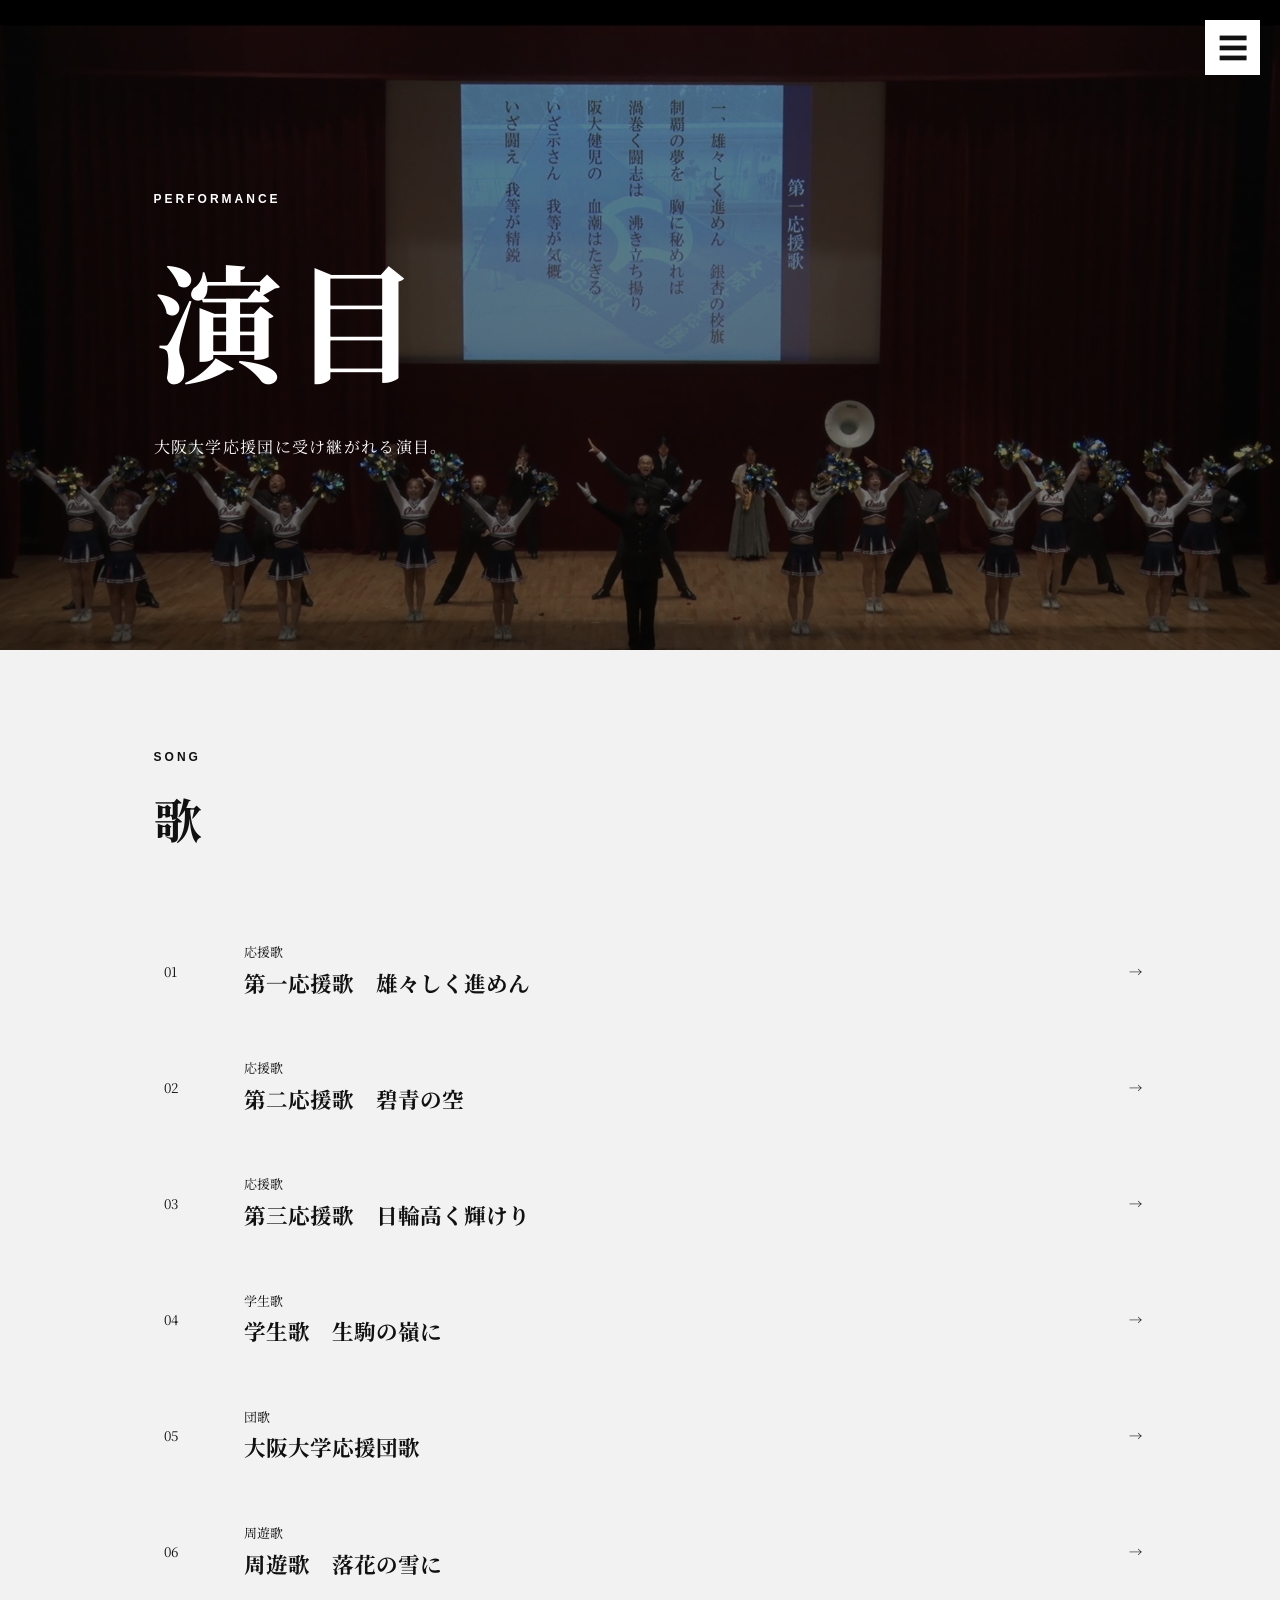
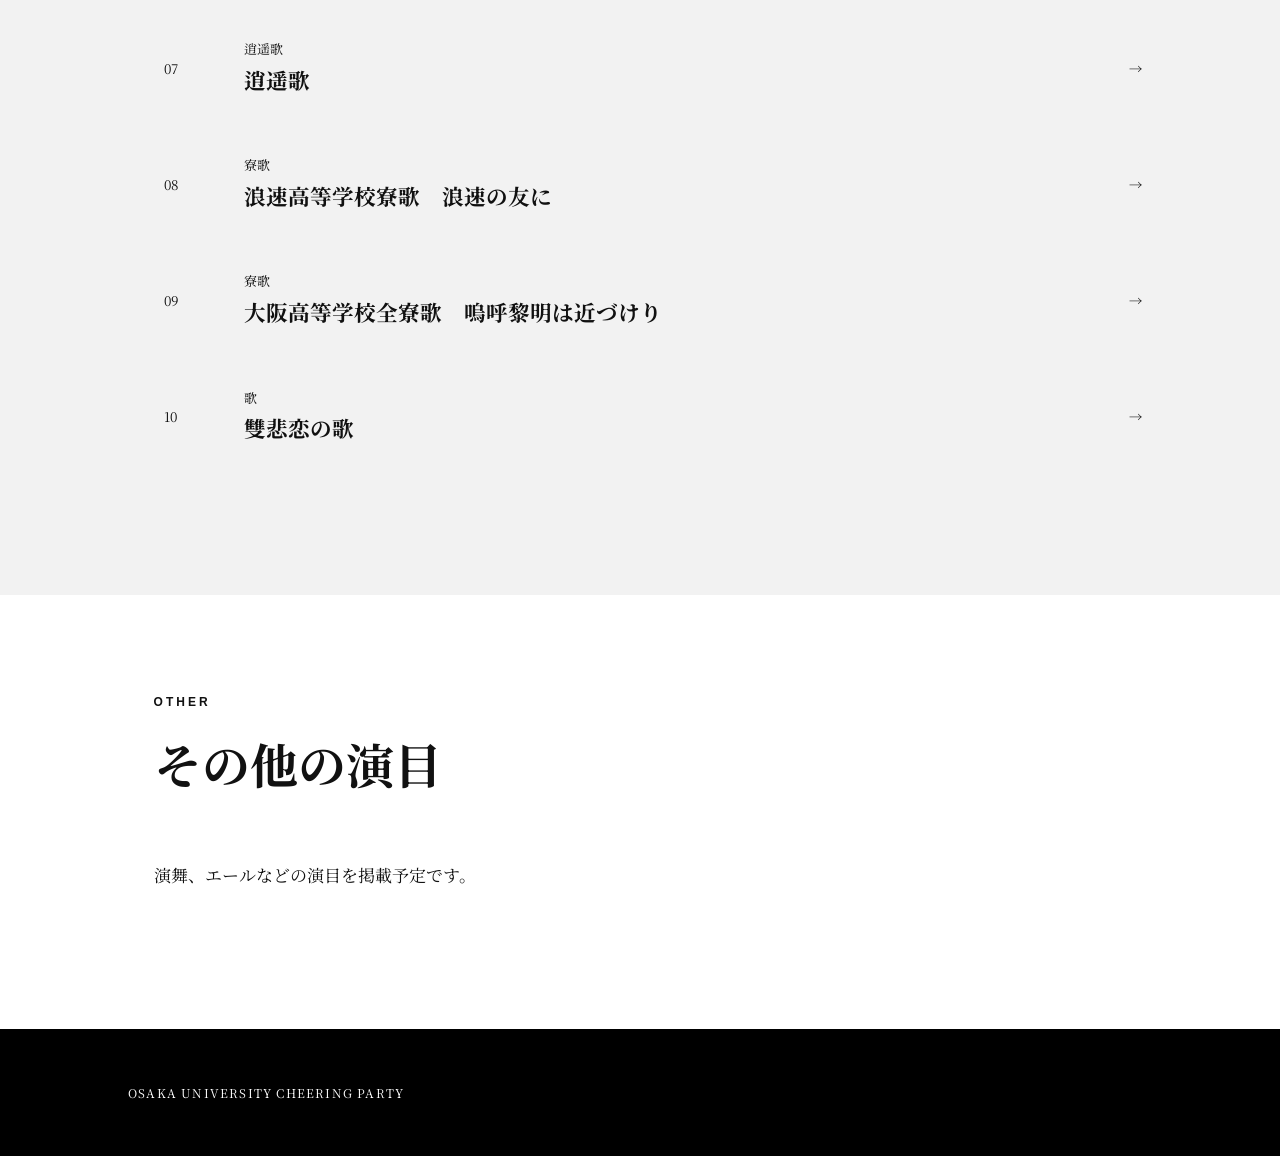
<file: performance.html>
<!DOCTYPE html>
<html lang="ja">

<head>
    <meta charset="UTF-8">
    <meta name="viewport" content="width=device-width, initial-scale=1.0">

    <title>演目 | 大阪大学応援団 ARCHIVE</title>

    <link rel="preconnect" href="https://fonts.googleapis.com">
    <link rel="preconnect" href="https://fonts.gstatic.com" crossorigin>

    <link href="https://fonts.googleapis.com/css2?family=Noto+Serif+JP:wght@400;500;600;700;800;900&display=swap" rel="stylesheet">

    <link rel="stylesheet" href="css/style.css">
</head>

<body>

    <!-- メニューボタン -->

    <button class="menu-button" id="menuButton">
        ☰
    </button>


    <!-- メニュー -->

    <nav class="menu" id="menu">

        <a href="index.html">HOME</a>
        <a href="about.html">ABOUT</a>
        <a href="member.html">MEMBER</a>
        <a href="performance.html">PERFORMANCE</a>
        <a href="history.html">HISTORY</a>
        <a href="links.html">LINKS</a>
            <a href="leader.html">LEADER</a>
    <a href="cheer.html">CHEER</a>
    <a href="band.html">BAND</a>
    <a href="contact.html">CONTACT</a>

    </nav>


    <!-- ページタイトル -->

    <main>

       <section class="performance-hero">

    <div class="performance-hero-background"></div>

    <div class="performance-hero-content">
        <p class="section-label">PERFORMANCE</p>
        <h1>演目</h1>
        <p>大阪大学応援団に受け継がれる演目。</p>
    </div>

</section>

        <!-- =========================
             歌
             ========================= -->

        <section class="performance-category">

            <p class="section-label">
                SONG
            </p>

            <h2>
                歌
            </h2>


    <div class="song-list">

    <!-- 01 第一応援歌 -->
    <button class="song-item" type="button">
        <div class="song-number">01</div>

        <div class="song-info">
            <p class="song-type">応援歌</p>
            <h3>第一応援歌　雄々しく進めん</h3>
        </div>

        <div class="song-arrow">→</div>
    </button>

    <div class="lyrics-board">
        <p class="lyrics-title">第一応援歌「雄々しく進めん」</p>

        <p class="lyrics-credit">
            松井康雄　作詞　青山令道　作曲
        </p>

        <div class="lyrics">
一、雄々しく進めん　銀杏の校旗
　　制覇の夢を　胸に秘めれば
　　渦巻く闘志は　沸き立ち揚り
　　阪大健児の　血潮はたぎる
　　いざ示さん　我等が気概
　　いざ闘え　我等が精鋭

二、無敵を誇らん　銀杏の校旗
　　阪大健児　一つになりて
　　乾坤一擲　智勇を揮るわば
　　勝利の女神　微笑みきたる
　　いざ示さん　我等が練磨
　　いざ闘え　我等が精鋭
        </div>

        <a href="https://www.youtube.com/watch?v=rA_rDPysZR8&t=125s"
           class="youtube-link"
           target="_blank">
            ▶ YouTubeで聴く
        </a>
    </div>


    <!-- 02 第二応援歌 -->
    <button class="song-item" type="button">
        <div class="song-number">02</div>

        <div class="song-info">
            <p class="song-type">応援歌</p>
            <h3>第二応援歌　碧青の空</h3>
        </div>

        <div class="song-arrow">→</div>
    </button>

    <div class="lyrics-board">
        <p class="lyrics-title">第二応援歌「碧青の空」</p>

        <div class="lyrics">
一、碧青の空　銀杏の校旗
　　勝利の女神　我が頭上
　　たとえこの身が　朽ち果てようと
　　母校のために　いざ進め
　　ああ　阪大健児　阪大
　　名大倒せ

二、真紅の空　重い海
　　逆まく炎　凍る山
　　共に超えゆく　阪大健児
　　誓いの言葉　大勝利
　　ああ　阪大健児　阪大
　　名大倒せ
        </div>

        <a href="https://www.youtube.com/watch?v=8IWhbcKvsnk&t=144s"
           class="youtube-link"
           target="_blank">
            ▶ YouTubeで聴く
        </a>
    </div>


    <!-- 03 第三応援歌 -->
    <button class="song-item" type="button">
        <div class="song-number">03</div>

        <div class="song-info">
            <p class="song-type">応援歌</p>
            <h3>第三応援歌　日輪高く輝けり</h3>
        </div>

        <div class="song-arrow">→</div>
    </button>

    <div class="lyrics-board">
        <p class="lyrics-title">第三応援歌「日輪高く輝けり」</p>

        <div class="lyrics">
　　日輪高く　輝けり
　　若き誇りを　身におえる
　　浪速健児よ　栄えおもえ
　　浪速男児（おのこ）よ　その名を惜しめ
　　戦士気負う闘いに
　　栄冠君を飾るべく
　　さらば行け行け　闘いに
　　友よ叫ばん
　　友よ立て立て
        </div>

        <a href="https://www.youtube.com/watch?v=1JiFS_HpTdM"
           class="youtube-link"
           target="_blank">
            ▶ YouTubeで聴く
        </a>
    </div>


    <!-- 04 学生歌 -->
    <button class="song-item" type="button">
        <div class="song-number">04</div>

        <div class="song-info">
            <p class="song-type">学生歌</p>
            <h3>学生歌　生駒の嶺に</h3>
        </div>

        <div class="song-arrow">→</div>
    </button>

    <div class="lyrics-board">
        <p class="lyrics-title">大阪大学学生歌「生駒の嶺に」</p>

        <p class="lyrics-credit">
            立山澄夫　作詞　吉本昌裕　作曲
        </p>

        <div class="lyrics">
一、生駒の嶺に　朝影さして
　　緑風さやけき　銀杏の木蔭
　　若きいのちは　力あふれて
　　歌ぞおほらに　望みはるけし
　　叡智の泉　掬みてつきせず
　　ほこりあり　真理の岡べ

二、浪速の浦に　夕潮みちて
　　葦間にこもる　遠きうつし世
　　古きいさをは　今につたえて
　　讃えよ明日の　栄えはてなし
　　思索の小径（こみち）　もとめてやまず
　　ほまれあり　自由の岸べ
        </div>

        <a href="https://www.youtube.com/watch?v=z0S7KH87SII&t=173s"
           class="youtube-link"
           target="_blank">
            ▶ YouTubeで聴く
        </a>
    </div>


    <!-- 05 団歌 -->
    <button class="song-item" type="button">
        <div class="song-number">05</div>

        <div class="song-info">
            <p class="song-type">団歌</p>
            <h3>大阪大学応援団歌</h3>
        </div>

        <div class="song-arrow">→</div>
    </button>

    <div class="lyrics-board">
        <p class="lyrics-title">大阪大学応援団歌</p>

        <div class="lyrics">
一、翻る団旗は銀杏
　　陽に映えて碧青の下
　　静寂を揺るがす響き
　　集いたり若き同胞（はらから）
　　あゝ　大阪大学応援団

二、海は茅渟（ちぬ）　心の鏡
　　河は淀　涙の基
　　山生駒　叡知の宿り
　　美鳥はここにはばたく
　　あゝ　大阪大学応援団

三、天駆ける団旗は銀杏
　　立つところ雷雲の湧く
　　身を捨てて雷鳴の中
　　燃え猛る命の炎
　　あゝ　大阪大学応援団
        </div>

        <a href="https://www.youtube.com/watch?v=xZ0sBLvbDLA"
           class="youtube-link"
           target="_blank">
            ▶ YouTubeで聴く
        </a>
    </div>


    <!-- 06 周遊歌 -->
    <button class="song-item" type="button">
        <div class="song-number">06</div>

        <div class="song-info">
            <p class="song-type">周遊歌</p>
            <h3>周遊歌　落花の雪に</h3>
        </div>

        <div class="song-arrow">→</div>
    </button>

    <div class="lyrics-board">
        <p class="lyrics-title">周遊歌「落花の雪に」</p>

        <div class="lyrics">
一、落花の雪に踏み迷う
　　交野（かたの）の春の桜狩
　　古き歌人しのびつつ
　　春の流れをのぼるかな

二、小椋が池の秋の月
　　渚に立ちて思ふ時
　　旅に悩める若人の
　　瞳に愁いの涙あり

三、淀の流れよいざさらば
　　消え且つ結ぶ泡沫（うたかた）の
　　はかなき姿見やりつつ
　　彼の海原に漕ぎ出でん

四、潮逆巻き波踊る
　　紀淡の海の夕まぐれ
　　彼の蒼穹（そうきゅう）に嘯けば
　　白衣（びゃくえ）の袖のふるふ哉

五、松は緑に砂白き
　　淡路の島の磯伝ひ
　　橘薫る森影に
　　夢いと多き乙女あり

六、須磨の関屋に船寄せて
　　信（かよ）ふ千鳥の鳴く声に
　　友よ美（よ）き酒酌み交わし
　　旅の疲れを慰めん
        </div>

        <a href="https://www.youtube.com/watch?v=RzXaRupDaJo"
           class="youtube-link"
           target="_blank">
            ▶ YouTubeで聴く
        </a>
    </div>


    <!-- 07 逍遥歌 -->
    <button class="song-item" type="button">
        <div class="song-number">07</div>

        <div class="song-info">
            <p class="song-type">逍遥歌</p>
            <h3>逍遥歌</h3>
        </div>

        <div class="song-arrow">→</div>
    </button>

    <div class="lyrics-board">
        <p class="lyrics-title">逍遥歌</p>

        <div class="lyrics">
一、薄紫に黄昏て
　　静寂深き帝塚台
　　小さき星の二つ三つ
　　美空に瞬きそめてけり

二、今宵寮より唯独り
　　さすらひ出し若き子の
　　クローバ茂る丘に見る
　　遙か故郷の夢淡し

三、嗚呼追憶の野よ丘よ
　　たかき希望を胸に秘め
　　故郷さらばとたち出でし
　　辿るも遠き夢の跡

四、生駒の山にしろがねの
　　月は折から登りそめ
　　葉末に宿る白露も
　　若き涙に似たる哉

五、美空に月は冴えわたり
　　森影清き聖天や
　　清き光を帆にうけて
　　小舟浮かべる茅渟の海

六、見よ音もなく夜は更けて
　　こゝ住吉の大鳥居
　　木蔭に独り佇める
　　若き遊子の愁いかな

七、さあれ遊子よ故郷の
　　夢よりしばしさめはてゝ
　　たゞ微笑みて友たちの
　　美（うま）き団欒（まどい）に帰りなん
        </div>

        <a href="https://www.youtube.com/watch?v=56vXNMPCZhQ"
           class="youtube-link"
           target="_blank">
            ▶ YouTubeで聴く
        </a>
    </div>


    <!-- 08 浪速高等学校寮歌 -->
    <button class="song-item" type="button">
        <div class="song-number">08</div>

        <div class="song-info">
            <p class="song-type">寮歌</p>
            <h3>浪速高等学校寮歌　浪速の友に</h3>
        </div>

        <div class="song-arrow">→</div>
    </button>

    <div class="lyrics-board">
        <p class="lyrics-title">浪速高等学校寮歌「浪速の友に」</p>

        <div class="lyrics">
高等学校　浪速を名とし
戴く旗章も　浪こそ描け
我が青春　数百の友よ
希望に溢れて　躍りて進まん

いざ歌わんかな
浪速高等学校寮歌　浪速の友に

一、麦生（むぎゅう）の床に百鳥（ももどり）の
　　声は平和をなのれども
　　ベルダンの野に夏草や
　　強者どもの夢の跡
　　血にコクリコの花咲けば
　　文化のほこり今いずこ

二、問ふや吾が友うら若く
　　今はた人は人を食（は）み
　　かたみにうばふ国と国
　　男子四方の志
　　此の妖氛（ようふん）を掃（はら）はんに
　　若くものなしと知るや君

三、浪速の浦の楫枕（かじまくら）
　　三年（みとせ）の友よいざさらば
　　彼の天日（てんじつ）を指（ゆびさ）して
　　ともに盟（ちか）はん世を照らす
　　光亜細亜の東より
　　友よ我等ぞ光よと

四、吾ほゝゑみて歌ふとき
　　友眉あげてうなづきぬ
　　さらばと友の舞ふにつれ
　　我が歌声は朗かに
　　光亜細亜の東より
　　友よ我等ぞ光よと
        </div>

        <a href="https://www.youtube.com/watch?v=omRV5PKJhNw"
           class="youtube-link"
           target="_blank">
            ▶ YouTubeで聴く
        </a>
    </div>


    <!-- 09 大阪高等学校全寮歌 -->
    <button class="song-item" type="button">
        <div class="song-number">09</div>

        <div class="song-info">
            <p class="song-type">寮歌</p>
            <h3>大阪高等学校全寮歌　嗚呼黎明は近づけり</h3>
        </div>

        <div class="song-arrow">→</div>
    </button>

    <div class="lyrics-board">
        <p class="lyrics-title">大阪高等学校全寮歌「嗚呼黎明は近づけり」</p>

        <div class="lyrics">
東天紅を染むる
金剛の峯にこれを嘯かば
天下の惰眠一時に破れ
夕陽沈む茅渟の海にこれを呼ばゝ
魑魅魍魎も影を潜めん

いざ歌わんかな
大阪高等学校全寮歌

一、嗚呼黎明は近づけり
　　嗚呼黎明は近づけり
　　起てよわが友自由の子
　　帝陵山下の熱血児
　　侃愕の弁地をはらい
　　哲人の声消えんとす

二、嗚呼暁鐘は鳴り響く
　　嗚呼暁鐘は鳴り響く
　　三州の野に殷々と
　　強き響きを伝えつつ
　　旧殿堂の奥深く
　　眠れる魂を醒ますべく

三、城南高し三層楼
　　籠れる理想を誰か知る
　　美酒玉杯に耽りたる
　　偸安の世を低く見て
　　文を学び武をば練る
　　五百の健児君見ずや

四、橄欖（かんらん）咲いて海青き
　　アテネの街の春の色
　　七丘（しちきゅう）の森秋更けて
　　ローマの古都に月高し
　　歴史はふれどオリオンの
　　三つ星いまだ光あり

五、それ青春の三春秋
　　交（かたみ）に友と呼び交わし
　　君が愁いに我は泣き
　　我が喜びに君は舞う
　　若き我らが頬に湧く
　　その紅の血の響き

六、紫匂ふローレルの
　　葉蔭に宿りし美鳥が
　　一度目覚めて羽搏かば
　　彼の大空に雄姿あり
　　友よ溢るゝ若き日の
　　希望の果てをいざや見ん

ハイザ大高
ハイザ大高
レーベ　ホッホ
        </div>

        <a href="https://www.youtube.com/watch?v=As8y3tHlCOc&t=162s"
           class="youtube-link"
           target="_blank">
            ▶ YouTubeで聴く
        </a>
    </div>


    <!-- 10 雙悲恋の歌 -->
    <button class="song-item" type="button">
        <div class="song-number">10</div>

        <div class="song-info">
            <p class="song-type">歌</p>
            <h3>雙悲恋の歌</h3>
        </div>

        <div class="song-arrow">→</div>
    </button>

    <div class="lyrics-board">
        <p class="lyrics-title">雙悲恋の歌</p>

        <div class="lyrics">
一、かをるや野辺の南瓜（なんか）花
　　羽がひ打ちかひ舞い狂ふ
　　雄蝶雌蝶を見守（まも）る時
　　思ひはせまる若人の

二、淀の流れの夕堤
　　落陽（いりひ）をあびて逍遙（さすら）ひし
　　去年（こぞ）の初夏（はつなつ）偲ぶれば
　　逝きて帰らぬ君恋し

三、処は移り時去れど
　　陵下に夏の蘇り
　　永遠の旅路のその君に
　　おもかげかよふ乙女あり

四、小町ヶ塚のおぼろ月
　　誰（た）が故に泣くその涙
　　君なきの我の空し心
　　慰（や）らむ乙女子あるものを

五、朱染み渡る朝にも
　　星またゝける夕（ゆうべ）にも
　　慕ひに恋ふる乙女子が
　　恋知らぬよのいぢらしや

六、思ひはつのる夏の夜に
　　彼女が住家をもれ聞ゆ
　　歌声今はとだえして
　　月ただ虫の音にむせぶ
        </div>

        <a href="https://www.youtube.com/watch?v=dc94PBc7GQQ"
           class="youtube-link"
           target="_blank">
            ▶ YouTubeで聴く
        </a>
    </div>

</div>      

</div>

        </section>


        <!-- =========================
             今後追加する演目
             ========================= -->

        <section class="performance-category performance-other">

            <p class="section-label">
                OTHER
            </p>

            <h2>
                その他の演目
            </h2>

            <p>
                演舞、エールなどの演目を掲載予定です。
            </p>

        </section>

    </main>


    <footer>

        <p>
            OSAKA UNIVERSITY CHEERING PARTY
        </p>

        

    </footer>


    <script src="js/script.js"></script>

</body>

</html>
</file>
<file: css/style.css>
* {
    box-sizing: border-box;
}

body {
    margin: 0;
    background-color: #ffffff;
    color: #111111;
    font-family: sans-serif;
}

/* ヘッダー */

header {
    position: absolute;
    top: 0;
    left: 0;
    width: 100%;
    padding: 30px 40px;
    z-index: 10;
}

.logo {
    font-size: 14px;
    font-weight: bold;
    letter-spacing: 2px;
    line-height: 1.5;
}

/* ハンバーガーメニュー */

.menu-button {
    position: fixed;
    top: 20px;
    right: 20px;
    z-index: 1000;
    font-size: 30px;
    background: none;
    border: none;
    color: white;
    cursor: pointer;

    /* 背景色に応じて自動的に反転 */
    mix-blend-mode: difference;
}

.menu {
    position: fixed;
    top: 0;
    right: 0;
    width: 300px;
    height: 100vh;
    z-index: 999;

   background-color: rgba(255, 255, 255, 0.12);
    backdrop-filter: blur(8px);

    display: flex;
    flex-direction: column;
    padding: 100px 40px;

    transform: translateX(100%);
    transition: transform 0.6s ease;
}

.menu.open {
    transform: translateX(0);
}

.menu a {
    color: black;
    text-decoration: none;
    font-size: 20px;
    margin-bottom: 30px;
    transition: color 0.2s ease;
}


.menu a:hover {
    opacity: 0.6;
}

/* メインビジュアル */

/* =========================
   HOME HERO
   ========================= */

.hero {
    position: relative;
    height: 100vh;
    min-height: 700px;
    overflow: hidden;

    background-color: #111111;
    color: white;
}


/* =========================
   背景写真
   ========================= */

.hero-background {
    position: absolute;

    inset: 0;

    background-image:
        linear-gradient(
            rgba(0, 0, 0, 0.58),
            rgba(0, 0, 0, 0.58)
        ),
        url("../images/ouendan.jpg");

    background-size: cover;
    background-position: center;

    opacity: 0.55;

    transform: scale(1.03);

    transition:
        opacity 1.2s ease,
        transform 1.5s ease;
}


/* =========================
   最初のタイトル
   ========================= */

.hero-intro {
    position: absolute;

    z-index: 2;

    left: 12%;
    top: 50%;

    transform: translateY(-50%);

    transition:
        opacity 0.8s ease,
        transform 1s ease;
}

.hero-small {
    font-size: 13px;
    letter-spacing: 5px;

    margin-bottom: 25px;
}

.hero-intro h1 {
    font-family: "Noto Serif JP", serif;

    font-size: 82px;
    line-height: 1.15;

    margin: 0;

    color: white;
}

.hero-scroll {
    margin-top: 60px;

    font-size: 11px;

    letter-spacing: 5px;

    opacity: 0.8;
}


/* =========================
   燦革
   ========================= */

.san-kaku {
    position: absolute;

    inset: 0;

    z-index: 3;

    display: flex;

    justify-content: center;
    align-items: center;

    opacity: 0;

    transform: scale(0.75);

    pointer-events: none;

    transition:
        opacity 1s ease,
        transform 1.2s cubic-bezier(0.2, 0.8, 0.2, 1);
}


/* スクロール後 */

.hero.scrolled .hero-background {
    opacity: 0.18;
    transform: scale(1);
}

.hero.scrolled .hero-intro {
    opacity: 0;

    transform:
        translateY(-65%);
}

.hero.scrolled .san-kaku {
    opacity: 1;

    transform: scale(1);
}


/* =========================
   盾
   ========================= */

.shield {
    position: relative;

    width: 420px;
    height: 520px;

    display: flex;

    flex-direction: column;

    align-items: center;
    justify-content: center;

    color: #D4AF37;

    border: 3px solid #D4AF37;

    clip-path: polygon(
        8% 0,
        92% 0,
        100% 8%,
        100% 62%,
        94% 75%,
        82% 87%,
        50% 100%,
        18% 87%,
        6% 75%,
        0 62%,
        0 8%
    );

    background-color: rgba(20, 20, 20, 0.65);

    box-shadow:
        0 0 0 1px rgba(212, 175, 55, 0.25),
        0 30px 80px rgba(0, 0, 0, 0.4);
}


/* =========================
   盾の文字
   ========================= */

.shield-small {
    font-size: 12px;

    letter-spacing: 5px;

    margin: 0 0 15px;
}

.brush-text {
    font-family: "Yuji Boku", serif;

    font-size: 150px;

    line-height: 1;

    white-space: nowrap;

    text-shadow:
        3px 3px 0 rgba(0, 0, 0, 0.25);
}

.shield-reading {
    margin-top: 30px;

    font-size: 14px;

    letter-spacing: 8px;
}


/* =========================
   スマートフォン
   ========================= */

@media (max-width: 700px) {

    .hero-intro {
        left: 8%;
    }

    .hero-intro h1 {
        font-size: 52px;
    }

    .hero-small {
        font-size: 10px;
        letter-spacing: 3px;
    }

    .shield {
        width: 290px;
        height: 380px;
    }

    .brush-text {
        font-size: 105px;
    }
}

/* 各セクション */

.about,
.parts,
.performance,
.history {
    padding: 120px 10%;
}

.section-label {
    font-size: 12px;
    letter-spacing: 4px;
    font-weight: bold;
    margin-bottom: 20px;
}

section h2 {
    font-size: 48px;
    margin-top: 0;
    margin-bottom: 40px;
}

/* ABOUT */

.about {
    background-color: white;
}

.about p:not(.section-label) {
    max-width: 700px;
    line-height: 2;
    font-size: 17px;
}

/* PARTS */

.parts {
    background-color: #f2f2f2;
}

.parts-container {
    display: flex;
    gap: 30px;
}

.part {
    flex: 1;
    padding: 50px 30px;
    background-color: white;
    color: #111111;
    text-decoration: none;
    display: block;
    transition: 0.3s;
}

.part:hover {
    transform: translateY(-5px);
}

.part h3 {
    font-size: 28px;
    margin-top: 0;
    margin-bottom: 15px;
}

.part p {
    margin: 0;
    font-size: 16px;
}

/* PERFORMANCE */

.performance {
    background-color: black;
    color: white;
}

.performance p:not(.section-label) {
    max-width: 700px;
    line-height: 2;
    font-size: 17px;
}

/* HISTORY */

.history {
    background-color: white;
}

.history p:not(.section-label) {
    line-height: 2;
    font-size: 17px;
}

/* フッター */

footer {
    padding: 50px 10%;
    background-color: #111111;
    color: white;
    font-size: 12px;
}

footer p {
    margin: 5px 0;
}

/* スマホ */

@media (max-width: 700px) {

    .hero h1 {
        font-size: 50px;
    }

    section h2 {
        font-size: 36px;
    }

    .parts-container {
        flex-direction: column;
    }

    .about,
    .parts,
    .performance,
    .history {
        padding: 80px 7%;
    }

    .menu {
        width: 80%;
    }
}
/* 明朝体にする部分 */
h1,
h2,
h3,
.menu a {
    font-family: "Noto Serif JP", serif;
}
.about-hero {
    position: relative;
    min-height: 100vh;
    overflow: hidden;
    display: flex;
    align-items: center;
    padding: 120px 10%;
}

.about-hero > img {
    position: absolute;
    top: 0;
    left: 0;

    width: 100%;
    height: 100%;

    object-fit: cover;

    opacity: 0.15;

    z-index: 0;
}

.about-content {
    position: relative;
    z-index: 1;

    max-width: 800px;
}

.about-content h1 {
    font-family: "Noto Serif JP", serif;
    font-size: 60px;
    margin: 0 0 50px;
}

.about-content p:not(.section-label) {
    font-size: 17px;
    line-height: 2.2;
    margin-bottom: 25px;
}
.link-section {
    margin-top: 80px;
    max-width: 900px;
}

.link-category {
    font-family: "Noto Serif JP", serif;
    font-size: 32px;
    font-weight: 700;
    border-bottom: 2px solid #111;
    padding-bottom: 15px;
    margin-bottom: 0;
}

.link-item {
    display: flex;
    justify-content: space-between;
    align-items: center;
    padding: 25px 10px;
    border-bottom: 1px solid #ccc;
    color: #111;
    text-decoration: none;
    font-size: 17px;
}

.link-item:hover {
    opacity: 0.5;
}

.link-item span:last-child {
    font-size: 20px;
}
.links-page {
    padding-left: 15%;
}
/* 各部紹介ページを少し右にずらす */

.leader-page,
.leader-greeting,
.leader-activity,
.leader-training,
.leader-instagram,

.cheer-page,
.cheer-greeting,
.cheer-activity,
.cheer-training,
.cheer-instagram,

.band-page,
.band-greeting,
.band-activity,
.band-training,
.band-instagram {
    padding-left: 15%;
}
.member-page,
.member-year {
    padding-left: 12%;
}
/* =========================
   MEMBER
   ========================= */

.member-page {
    padding: 120px 10% 80px 12%;
}

.member-page h1 {
    font-family: "Noto Serif JP", serif;
    font-size: 60px;
    margin: 0 0 35px;
}

.member-intro {
    font-size: 17px;
    line-height: 2;
    max-width: 700px;
}


/* 学年ごとのセクション */

.member-year {
    padding: 80px 10% 100px 12%;
}

.member-year:nth-of-type(even) {
    background-color: #f2f2f2;
}

.member-year h2 {
    font-family: "Noto Serif JP", serif;
    font-size: 48px;
    margin: 0 0 50px;
}


/* 団員一覧 */

.member-list {
    max-width: 900px;
}


/* 一人分 */

.member-card {
    display: flex;
    align-items: center;
    gap: 40px;

    padding: 30px 0;

    border-bottom: 1px solid #d0d0d0;
}


/* 写真 */

.member-photo {
    width: 130px;
    height: 130px;

    flex-shrink: 0;

    background-color: #e8e8e8;

    overflow: hidden;
}


/* 写真が入った場合 */

.member-photo img {
    width: 100%;
    height: 100%;

    object-fit: cover;

    display: block;
}


/* 個人情報 */

.member-info {
    flex: 1;
}

.member-info h3 {
    font-family: "Noto Serif JP", serif;

    font-size: 27px;

    margin: 0 0 15px;
}

.member-info p {
    margin: 5px 0;

    font-size: 15px;

    line-height: 1.8;
}


/* スマートフォン */

@media (max-width: 700px) {

    .member-page {
        padding: 100px 7% 60px;
    }

    .member-page h1 {
        font-size: 42px;
    }

    .member-year {
        padding: 70px 7%;
    }

    .member-year h2 {
        font-size: 36px;
    }

    .member-card {
        gap: 25px;
    }

    .member-photo {
        width: 100px;
        height: 100px;
    }

    .member-info h3 {
        font-size: 22px;
    }

    .member-info p {
        font-size: 14px;
    }

}
/* =========================
   ABOUT
   ========================= */

.about-hero {
    position: relative;

    min-height: 100vh;

    overflow: hidden;

    padding: 140px 10% 140px 12%;
}


/* 背景写真 */

.about-hero > img {
    position: absolute;

    top: 0;
    left: 0;

    width: 100%;
    height: 100%;

    object-fit: cover;

    opacity: 0.15;

    z-index: 0;
}


/* ABOUT全体 */

.about-content {
    position: relative;

    z-index: 1;

    max-width: 1100px;
}


/* ABOUTタイトル */

.about-content > h1 {
    font-family: "Noto Serif JP", serif;

    font-size: 64px;

    margin: 0 0 60px;
}


/* =========================
   団長挨拶カード
   ========================= */

.leader-message {
    background-color: rgba(255, 255, 255, 0.95);

    color: #111111;

    padding: 55px 60px;

    margin-bottom: 80px;

    box-shadow: 0 15px 40px rgba(0, 0, 0, 0.12);
}


/* MESSAGEタイトル */

.leader-message-header {
    margin-bottom: 40px;
}

.leader-message-header .section-label {
    margin-bottom: 10px;
}

.leader-message-header h2 {
    font-family: "Noto Serif JP", serif;

    font-size: 40px;

    margin: 0;
}


/* 写真＋文章 */

.leader-message-body {
    display: flex;

    align-items: flex-start;

    gap: 50px;
}


/* 団長写真 */

.leader-message-photo {
    width: 180px;
    height: 230px;

    flex-shrink: 0;

    background-color: #dddddd;

    overflow: hidden;
}

.leader-message-photo img {
    width: 100%;
    height: 100%;

    object-fit: cover;

    display: block;
}


/* 団長挨拶本文 */

.leader-message-text {
    flex: 1;

    max-width: 650px;
}

.leader-title {
    font-size: 13px !important;

    letter-spacing: 2px;

    margin: 0 0 8px !important;
}

.leader-message-text h3 {
    font-family: "Noto Serif JP", serif;

    font-size: 28px;

    margin: 0 0 25px;
}

.leader-message-text p {
    font-size: 16px;

    line-height: 2;

    margin-bottom: 20px;
}


/* =========================
   ABOUT本文
   ========================= */

.about-description {
    max-width: 750px;

    color: #111111;

    background-color: rgba(255, 255, 255, 0.92);

    padding: 45px 50px;
}

.about-description p {
    font-size: 17px;

    line-height: 2.2;

    margin: 0 0 20px;
}

.about-description p:last-child {
    margin-bottom: 0;
}


/* =========================
   スマートフォン
   ========================= */

@media (max-width: 700px) {

    .about-hero {
        padding: 100px 7%;
    }

    .about-content > h1 {
        font-size: 44px;
    }

    .leader-message {
        padding: 35px 30px;

        margin-bottom: 50px;
    }

    .leader-message-header h2 {
        font-size: 32px;
    }

    .leader-message-body {
        flex-direction: column;

        gap: 30px;
    }

    .leader-message-photo {
        width: 150px;
        height: 190px;
    }

    .about-description {
        padding: 30px;
    }

}
/* =========================
   HISTORY
   ========================= */


/* =========================
   HISTORY HERO
   ========================= */

.history-hero {
    min-height: 75vh;

    display: flex;

    align-items: flex-end;

    padding: 120px 10% 100px 12%;

    background-color: #111111;

    color: white;
}

.history-hero-content {
    max-width: 900px;
}

.history-hero h1 {
    font-family: "Noto Serif JP", serif;

    font-size: 72px;

    line-height: 1.2;

    margin: 0 0 40px;
}

.history-lead {
    font-size: 17px;

    letter-spacing: 2px;
}



/* =========================
   HISTORY TIMELINE
   ========================= */

.history-timeline {
    padding: 120px 10% 140px 12%;
    background-color: #f2f2f2;
}

.history-title {
    margin-bottom: 80px;
}

.history-title h2 {
    font-family: "Noto Serif JP", serif;
    font-size: 52px;
    margin: 0;
}


/* タイムライン全体 */

.timeline {
    max-width: 1000px;
    position: relative;
    padding-left: 180px;
}


/* 縦線 */

.timeline::before {
    content: "";

    position: absolute;

    /* 点の位置に合わせる */
    left: 330px;
    top: 0;
    bottom: 0;

    width: 2px;

    background-color: #999999;
}


/* 1つの歴史 */

.timeline-item {
    position: relative;

    display: grid;
    grid-template-columns: 120px 1fr;

    gap: 50px;

    padding-bottom: 100px;

    /* 最初は少し下に隠す */
    opacity: 0;
    transform: translateY(50px);

    transition:
        opacity 0.8s ease,
        transform 0.8s ease;
}


/* スクロールで表示された後 */

.timeline-item.show {
    opacity: 1;
    transform: translateY(0);
}


/* 年 */

.timeline-year {
    font-family: "Noto Serif JP", serif;

    font-size: 30px;
    font-weight: 700;

    text-align: right;

    white-space: nowrap;
}


/* 丸 */

.timeline-item::before {
    content: "";

    position: absolute;

    left: 144px;
    top: 5px;

    width: 13px;
    height: 13px;

    background-color: #111111;

    border-radius: 50%;

    z-index: 2;
}


/* 内容 */

.timeline-content {
    padding-left: 20px;
}

.timeline-label {
    font-size: 11px !important;

    letter-spacing: 3px;

    font-weight: bold;

    margin: 0 0 12px !important;
}

.timeline-content h3 {
    font-family: "Noto Serif JP", serif;

    font-size: 30px;

    margin: 0 0 20px;
}

.timeline-content p {
    font-size: 16px;

    line-height: 2;

    max-width: 650px;
}


/* =========================
   ARCHIVE NOTE
   ========================= */

.history-note {
    padding: 120px 10% 140px 12%;

    background-color: white;
}

.history-note h2 {
    font-family: "Noto Serif JP", serif;

    font-size: 48px;

    margin: 0 0 40px;
}

.history-note p:not(.section-label) {
    max-width: 700px;

    font-size: 17px;

    line-height: 2.2;

    margin-bottom: 20px;
}


/* =========================
   MOBILE
   ========================= */

@media (max-width: 700px) {

    .history-timeline {
        padding: 90px 7% 100px;
    }

    .history-title h2 {
        font-size: 40px;
    }

    .timeline {
        padding-left: 95px;
    }

    .timeline::before {
        left: 70px;
        width: 2px;
    }

    .timeline-item {
        grid-template-columns: 80px 1fr;
        gap: 25px;
        padding-bottom: 70px;
    }

    .timeline-year {
        font-size: 21px;
    }

    .timeline-item::before {
        left: 70px;
        width: 12px;
        height: 12px;
        transform: translateX(-50%);
    }

    .timeline-content {
        padding-left: 10px;
    }

    .timeline-content h3 {
        font-size: 23px;
    }

    .history-note {
        padding: 90px 7%;
    }

    .history-note h2 {
        font-size: 38px;
    }
}

/* =========================
   HOME SECTION LINK
   ========================= */

.home-section-link {
    display: block;
    color: inherit;
    text-decoration: none;
}

.home-section-link:hover h2 {
    opacity: 0.6;
    transform: translateX(8px);
}

.home-section-link h2 {
    transition: 0.3s ease;
}
/* =========================
   PERFORMANCE PAGE
   ========================= */

.performance-page {
    padding: 140px 10% 100px 12%;
    background-color: white;
}

.performance-page h1 {
    font-family: "Noto Serif JP", serif;
    font-size: 64px;
    margin: 0 0 35px;
}

.performance-intro {
    max-width: 700px;
    font-size: 17px;
    line-height: 2;
}


/* =========================
   PERFORMANCE CATEGORY
   ========================= */

.performance-category {
    padding: 100px 10% 120px 12%;
    background-color: #f2f2f2;
}

.performance-category h2 {
    font-family: "Noto Serif JP", serif;
    font-size: 48px;
    margin: 0 0 60px;
}


/* =========================
   SONG LIST
   ========================= */

.song-item {
    width: 100%;
    display: flex;
    align-items: center;
    padding: 30px 10px;
    border: none;
    border-bottom: 1px solid #c8c8c8;
    background: transparent;
    color: #111;
    font-family: inherit;
    text-align: left;
    cursor: pointer;
    transition: 0.3s ease;
}

.lyrics-board {
    max-height: 0;
    overflow: hidden;
    margin-left: 80px;
    background-color: #eeeeeb;
    color: #222;
    padding: 0 50px;
    opacity: 0;
    border-left: 3px solid #222;
    transition:
        max-height 0.7s ease,
        padding 0.6s ease,
        opacity 0.4s ease;
}

.lyrics-board.open {
    padding: 45px 50px;
    opacity: 1;
}

.lyrics-title {
    font-family: "Noto Serif JP", serif;
    font-size: 24px;
    font-weight: 700;
    margin: 0 0 30px;
}

.lyrics {
    white-space: pre-line;
    font-size: 17px;
    line-height: 2.3;
    max-width: 700px;
}

.song-item.active .song-arrow {
    transform: rotate(90deg);
}

.song-item:hover {
    padding-left: 25px;
    background-color: white;
}

.song-item:hover .song-arrow {
    transform: translateX(8px);
}

.song-item.active {
    background-color: white;
}

/* =========================
   OTHER
   ========================= */

.performance-other {
    background-color: white;
}

.performance-other p:not(.section-label) {
    max-width: 700px;

    font-size: 17px;

    line-height: 2;
}


/* =========================
   MOBILE
   ========================= */

@media (max-width: 700px) {

    .performance-page {
        padding: 100px 7% 80px;
    }

    .performance-page h1 {
        font-size: 48px;
    }

    .performance-category {
        padding: 80px 7% 100px;
    }

    .performance-category h2 {
        font-size: 38px;
    }

    .song-number {
        width: 55px;
        font-size: 15px;
    }

    .song-info h3 {
        font-size: 21px;
    }

    .song-arrow {
        font-size: 20px;
    }
}
/* =========================
   LYRICS BOARD
   ========================= */

.song-item {
    width: 100%;
    border: none;
    font-family: inherit;
    text-align: left;
    cursor: pointer;
}

.lyrics-board {
    max-height: 0;
    overflow: hidden;
    background-color: #111111;
    color: white;

    /* 左側を少し削る */
    margin-left: 80px;

    padding: 0 50px;

    opacity: 0;
    transition:
        max-height 0.6s ease,
        padding 0.6s ease,
        opacity 0.4s ease;
}

.lyrics-board.open {
    max-height: 800px;
    padding: 45px 50px;
    opacity: 1;
}

.lyrics-board.open {
    max-height: 800px;

    padding: 45px 50px;

    opacity: 1;
}

.lyrics-title {
    font-family: "Noto Serif JP", serif;

    font-size: 24px;
    font-weight: 700;

    margin: 0 0 30px;
}

.lyrics {
    white-space: pre-line;

    font-size: 17px;

    line-height: 2.3;

    max-width: 700px;
}


/* 開いているときの矢印 */

.song-item.active .song-arrow {
    transform: rotate(90deg);
}

.song-item.active {
    background-color: white;
}


/* スマホ */

@media (max-width: 700px) {

    .lyrics-board.open {
        padding: 35px 25px;
    }

    .lyrics-title {
        font-size: 20px;
    }

    .lyrics {
        font-size: 15px;
        line-height: 2.1;
    }
}
.lyrics-credit {
    margin: -15px 0 30px;
    font-size: 14px;
    color: #777;
}

.youtube-link {
    display: inline-block;
    margin-top: 35px;
    padding: 12px 20px;
    border: 1px solid #777;
    color: white;
    text-decoration: none;
    font-size: 14px;
    transition: 0.3s ease;
}

.youtube-link:hover {
    background-color: white;
    color: #111;
}
/* =========================
   MEMBER 集合写真
   ========================= */

.member-photo-hero {
    position: relative;
    width: 100%;
    max-width: 1100px;
    height: 420px;
    margin-bottom: 70px;
    overflow: hidden;
}

.member-photo-hero img {
    width: 100%;
    height: 100%;
    object-fit: cover;
    display: block;
}

.member-photo-overlay {
    position: absolute;
    inset: 0;

    display: flex;
    flex-direction: column;
    justify-content: center;
    align-items: center;

    background: rgba(0, 0, 0, 0.38);
    color: white;

    text-align: center;
}

.member-photo-overlay .section-label {
    color: white;
    margin-bottom: 15px;
}

.member-photo-overlay h2 {
    margin: 0;
    font-family: "Noto Serif JP", serif;
    font-size: 64px;
    font-weight: 700;
}

/* 個人写真との間隔 */
.member-photo-hero + .member-list {
    margin-top: 0;
}


/* スマートフォン */
@media (max-width: 700px) {

    .member-photo-hero {
        height: 300px;
        margin-bottom: 50px;
    }

    .member-photo-overlay h2 {
        font-size: 44px;
    }

}
.member-ichikisei .member-photo-hero {
    overflow: hidden;
}

.member-ichikisei .member-photo-hero img {
    width: 120%;
    max-width: none;
    height: 100%;
    object-fit: cover;
    object-position: right top;
    transform: translateX(-16.67%);
}
/* =========================
   HOME PERFORMANCE
========================= */

.performance {
    position: relative;
    min-height: 600px;
    overflow: hidden;
    color: white;
}

.performance-background {
    position: absolute;
    inset: 0;

    background-image:
        linear-gradient(
            rgba(0, 0, 0, 0.45),
            rgba(0, 0, 0, 0.55)
        ),
        url("../images/ouentyuu.jpg");

    background-size: cover;
    background-position: center;
    background-repeat: no-repeat;

    transition: transform 0.8s ease;
}

.performance-content {
    position: relative;
    z-index: 2;

    min-height: 600px;

    display: flex;
    flex-direction: column;
    justify-content: center;

    padding: 80px 12%;
}

.performance-content .section-label {
    color: white;
    margin-bottom: 20px;
}

.performance-content h2 {
    font-family: "Noto Serif JP", serif;
    font-size: clamp(55px, 8vw, 100px);
    margin: 0 0 25px;
    letter-spacing: 0.08em;

    transition: transform 0.4s ease;
}

.performance-content p:last-child {
    font-size: 16px;
    letter-spacing: 0.08em;
    margin: 0;
}


/* マウスを乗せたとき */

.performance:hover .performance-background {
    transform: scale(1.04);
}

.performance:hover .performance-content h2 {
    transform: translateX(10px);
}


/* スマホ */

@media (max-width: 700px) {

    .performance {
        min-height: 480px;
    }

    .performance-content {
        min-height: 480px;
        padding: 60px 10%;
    }

    .performance-content h2 {
        font-size: 55px;
    }

}
.history {
    position: relative;
    min-height: 600px;
    overflow: hidden;
    color: white;
}

.history-background {
    position: absolute;
    inset: 0;

    background-image:
        linear-gradient(
            rgba(0, 0, 0, 0.45),
            rgba(0, 0, 0, 0.55)
        ),
        url("../images/hata2.jpg");

    background-size: cover;
    background-position: center;
    background-repeat: no-repeat;

    transition: transform 0.8s ease;
}

.history-content {
    position: relative;
    z-index: 2;

    min-height: 600px;

    display: flex;
    flex-direction: column;
    justify-content: center;

    padding: 80px 12%;
}

.history-content .section-label {
    color: white;
    margin-bottom: 20px;
}

.history-content h2 {
    font-family: "Noto Serif JP", serif;
    font-size: clamp(55px, 8vw, 100px);
    margin: 0 0 25px;
    letter-spacing: 0.08em;

    transition: transform 0.4s ease;
}

.history-content p:last-child {
    font-size: 16px;
    letter-spacing: 0.08em;
    margin: 0;
}

.history:hover .history-background {
    transform: scale(1.04);
}

.history:hover .history-content h2 {
    transform: translateX(10px);
}


@media (max-width: 700px) {
    .history {
        min-height: 480px;
    }

    .history-content {
        min-height: 480px;
        padding: 60px 10%;
    }

    .history-content h2 {
        font-size: 55px;
    }
}
* {
    box-sizing: border-box;
}

body {
    margin: 0;
    background: #ffffff;
    color: #111111;
    font-family: "Noto Serif JP", serif;
}


/* =========================
   MENU
   ========================= */
   /* =========================
   ARCHIVE HOME BUTTON
   ========================= */

.archive-home {
    position: fixed;

    top: 28px;
    left: 30px;

    z-index: 1000;

    color: white;

    text-decoration: none;

    font-family: "Noto Serif JP", serif;

    font-size: 16px;
    font-weight: 700;

    letter-spacing: 0.12em;

    mix-blend-mode: difference;

    transition: opacity 0.2s ease;
}

.archive-home:hover {
    opacity: 0.6;
}

/* =========================
   共通ハンバーガーメニュー
   白背景＋黒文字
   ========================= */

.menu-button {
    position: fixed;
    top: 25px;
    right: 25px;
    z-index: 1000;

    width: 55px;
    height: 55px;

    background: #ffffff;
    color: #111111;

    border: none;
    font-size: 28px;
    line-height: 55px;
    text-align: center;

    cursor: pointer;
    mix-blend-mode: normal;
}


/* 開いたメニュー */

.menu {
    position: fixed;

    top: 0;
    right: 0;

    width: 300px;
    height: 100vh;

    z-index: 999;

    /* 白地 */
    background: #ffffff;

    /* 透過・ぼかしは使わない */
    backdrop-filter: none;

    display: flex;
    flex-direction: column;
    justify-content: center;

    padding: 80px 45px;

    transform: translateX(100%);

    transition: transform 0.5s ease;
}


/* 開いた状態 */

.menu.open {
    transform: translateX(0);
}


/* メニュー文字 */

.menu a {
    color: #111111 !important;
    text-decoration: none;
    font-size: 20px;
    margin-bottom: 30px;
    font-family: "Noto Serif JP", serif;
    transition: opacity 0.2s ease, transform 0.2s ease;

    /* メニュー内では常に黒 */
    mix-blend-mode: normal !important;
}

.menu a:hover {
    color: #111111 !important;
    opacity: 0.5;
    transform: translateX(5px);
}


/* マウスを乗せたとき */

.menu a:hover {
    opacity: 0.5;

    transform: translateX(5px);
}


/* =========================
   HERO
   ========================= */

.leader-hero {
    position: relative;

    height: 100vh;
    min-height: 650px;

    overflow: hidden;

    color: white;
}


/* 写真 */

.leader-hero-image {
    position: absolute;

    inset: 0;

    background-image: url("../images/ri-da-1.jpg");

    background-size: cover;
    background-position: center;

    transform: scale(1.02);
}


/* 黒いオーバーレイ */

.leader-hero-overlay {
    position: absolute;

    inset: 0;

    background:
        linear-gradient(
            to right,
            rgba(0, 0, 0, 0.75),
            rgba(0, 0, 0, 0.25)
        );
}


/* HERO文字 */

.leader-hero-content {
    position: absolute;

    left: 9%;
    bottom: 14%;

    z-index: 2;
}

.leader-label {
    margin: 0 0 20px;

    font-family: Arial, sans-serif;

    font-size: 13px;
    letter-spacing: 0.25em;
}

.leader-part {
    margin: 0;

    font-family: Arial, sans-serif;

    font-size: clamp(50px, 9vw, 130px);

    font-weight: 900;

    letter-spacing: 0.05em;

    line-height: 0.9;
}

.leader-hero h1 {
    margin: 35px 0 0;

    font-size: clamp(25px, 4vw, 55px);

    line-height: 1.5;

    font-weight: 700;
}


/* 目標 */

.leader-motto {
    margin-top: 45px;
}

.leader-motto p {
    margin: 0;

    font-size: clamp(32px, 5vw, 65px);

    font-weight: 900;

    letter-spacing: 0.15em;
}

.leader-motto span {
    display: block;

    margin-top: 8px;

    font-size: 18px;

    letter-spacing: 0.18em;
}


/* SCROLL */

.leader-scroll {
    position: absolute;

    right: 7%;
    bottom: 8%;

    z-index: 2;

    font-family: Arial, sans-serif;

    font-size: 11px;

    letter-spacing: 0.2em;
}

.leader-scroll span {
    display: block;

    margin-top: 10px;

    font-size: 20px;

    text-align: center;
}


/* =========================
   SECTIONS
   ========================= */

.leader-section {
    min-height: 600px;

    padding: 140px 12%;

    display: flex;
    flex-direction: column;
    justify-content: center;
}

.leader-section.dark {
    background: #111111;
    color: white;
}

.section-label {
    margin: 0 0 20px;

    font-family: Arial, sans-serif;

    font-size: 12px;

    letter-spacing: 0.25em;
}

.leader-section h2 {
    margin: 0;

    font-size: clamp(50px, 8vw, 100px);

    font-weight: 700;

    letter-spacing: 0.08em;
}

.section-text {
    margin-top: 35px;

    font-size: 18px;

    line-height: 2;

    letter-spacing: 0.08em;
}


/* =========================
   FOOTER
   ========================= */

footer {
    padding: 50px 10%;

    background: #000000;

    color: white;

    font-size: 12px;

    letter-spacing: 0.1em;
}


/* =========================
   MOBILE
   ========================= */

@media (max-width: 700px) {

    .leader-hero-content {
        left: 8%;
        right: 8%;
        bottom: 13%;
    }

    .leader-part {
        font-size: 55px;
    }

    .leader-hero h1 {
        font-size: 25px;
    }

    .leader-motto p {
        font-size: 36px;
    }

    .leader-motto span {
        font-size: 13px;
    }

    .leader-section {
        min-height: 500px;

        padding: 100px 8%;
    }

    .menu {
        width: 80%;
    }
}
.archive-home {
    top: 22px;
    left: 20px;
    font-size: 13px;
}
/* =========================
   HOME ABOUT / PARTS
========================= */

/* ABOUTとPARTSを左右半分ずつにする */
.about-parts {
    display: grid;
    grid-template-columns: 1fr 1fr;
    width: 100%;
}

/* 左：ABOUT */
.about-parts > .about {
    min-width: 0;
    min-height: 650px;
    padding: 0;
}

/* 右：PARTS */
.about-parts > .parts {
    min-width: 0;
    min-height: 650px;
    padding: 80px 40px;
}

/* 3つの部を横一列 */
.about-parts .parts-container {
    display: grid;
    grid-template-columns: repeat(3, minmax(0, 1fr));
    gap: 16px;
    width: 100%;
    margin-top: 40px;
}

/* 各部カード */
.about-parts .part {
    position: relative;
    width: 100%;
    min-width: 0;
    height: 360px;
    overflow: hidden;

    display: flex;
    align-items: flex-end;

    color: white;
    text-decoration: none;

    background-size: cover;
    background-position: center;

    transition: transform 0.4s ease;
}

/* 各部の写真 */

.part-leader {
    background-image: url("../images/ri-da-1.jpg");
}

.part-cheer {
    background-image: url("../images/tia1.jpg");
}

.part-band {
    background-image: url("../images/suisou1.jpg");
}

/* 写真の上の暗いフィルター */

.part-overlay {
    position: absolute;
    inset: 0;

    background: linear-gradient(
        to top,
        rgba(0, 0, 0, 0.75),
        rgba(0, 0, 0, 0.15)
    );

    transition: background 0.4s ease;
}

/* 文字 */

.part-content {
    position: relative;
    z-index: 2;

    padding: 30px;
}

.part-content h3 {
    margin: 0 0 8px;

    font-family: "Noto Serif JP", serif;
    font-size: 32px;
    letter-spacing: 0.08em;
}

.part-content p {
    margin: 0;
    font-size: 14px;
    letter-spacing: 0.1em;
}

/* ホバー */

.part:hover {
    transform: translateY(-5px);
}

.part:hover .part-overlay {
    background: linear-gradient(
        to top,
        rgba(0, 0, 0, 0.85),
        rgba(0, 0, 0, 0.25)
    );
}

/* スマホ */

@media (max-width: 700px) {
    .about-parts {
        grid-template-columns: 1fr;
    }

    .about-parts > .about,
    .about-parts > .parts {
        min-height: auto;
    }

    .about-parts > .parts {
        padding: 70px 7%;
    }

    .about-parts .parts-container {
        grid-template-columns: 1fr;
    }

    .about-parts .part {
        height: 280px;
    }
}
/* =========================
   PERFORMANCE HERO
========================= */

.performance-hero {
    position: relative;
    min-height: 650px;
    overflow: hidden;
    color: white;
}

.performance-hero-background {
    position: absolute;
    inset: 0;

    background-image:
        linear-gradient(
            rgba(0, 0, 0, 0.4),
            rgba(0, 0, 0, 0.6)
        ),
        url("../images/daiti-nana.png" );

    background-size: cover;
    background-position: center;
    background-repeat: no-repeat;

    transition: transform 0.8s ease;
}

.performance-hero-content {
    position: relative;
    z-index: 2;

    min-height: 650px;

    display: flex;
    flex-direction: column;
    justify-content: center;

    padding: 80px 12%;
}

.performance-hero-content .section-label {
    color: white;
    margin-bottom: 20px;
}

.performance-hero-content h1 {
    margin: 0 0 25px;

    font-family: "Noto Serif JP", serif;
    font-size: clamp(70px, 10vw, 140px);
    letter-spacing: 0.08em;
}

.performance-hero-content p:last-child {
    margin: 0;

    font-size: 16px;
    letter-spacing: 0.08em;
}

.performance-hero:hover .performance-hero-background {
    transform: scale(1.04);
}
.about {
    position: relative;
    min-height: 600px;
    overflow: hidden;
    color: white;
}

.about-background {
    position: absolute;
    inset: 0;

    background-image:
        linear-gradient(
            rgba(0, 0, 0, 0.4),
            rgba(0, 0, 0, 0.6)
        ),
        url("../images/daisan1.png");

    background-size: cover;
    background-position: center;
    background-repeat: no-repeat;

    transition: transform 0.8s ease;
}

.about-content {
    position: relative;
    z-index: 2;

    min-height: 600px;

    display: flex;
    flex-direction: column;
    justify-content: center;

    padding: 80px 12%;
}

.about-content .section-label {
    color: white;
    margin-bottom: 20px;
}

.about-content h2 {
    font-family: "Noto Serif JP", serif;
    font-size: clamp(55px, 8vw, 100px);
    margin: 0 0 25px;
    letter-spacing: 0.08em;

    transition: transform 0.4s ease;
}

.about-content p:last-child {
    font-size: 16px;
    letter-spacing: 0.08em;
    margin: 0;
}

.about:hover .about-background {
    transform: scale(1.04);
}

.about:hover .about-content h2 {
    transform: translateX(10px);
}
/* =========================================================
   CHEER PAGE
========================================================= */


/* =========================
   HERO
========================= */

.cheer-page {
    position: relative;
    min-height: 100vh;
    overflow: hidden;
    color: white;
}

.cheer-hero-background {
    position: absolute;
    inset: 0;

    background-image:
        linear-gradient(
            rgba(0, 0, 0, 0.42),
            rgba(0, 0, 0, 0.68)
        ),
        url("../images/tia1.jpg");

    background-size: cover;
    background-position: center;
    background-repeat: no-repeat;

    transform: scale(1.02);

    transition: transform 0.8s ease;
}

.cheer-page:hover .cheer-hero-background {
    transform: scale(1.05);
}


.cheer-hero-content {
    position: relative;
    z-index: 2;

    min-height: 100vh;

    display: flex;
    flex-direction: column;
    justify-content: flex-end;

    padding: 100px 12% 120px;
}


.cheer-hero-content .section-label {
    color: white;
    margin-bottom: 20px;
}


.cheer-hero-content h1 {
    margin: 0;

    font-family: "Noto Serif JP", serif;

    font-size: clamp(
        55px,
        8vw,
        110px
    );

    font-weight: 700;

    letter-spacing: 0.08em;

    line-height: 1.2;
}


/* 活動目標 */

.cheer-motto {
    margin-top: 45px;
}


.cheer-motto span {
    display: block;

    font-size: 12px;

    letter-spacing: 0.25em;

    margin-bottom: 8px;
}


.cheer-motto strong {
    display: block;

    font-family: "Noto Serif JP", serif;

    font-size: clamp(
        65px,
        9vw,
        120px
    );

    line-height: 1;

    font-weight: 700;

    letter-spacing: 0.08em;
}


.cheer-intro {
    margin: 35px 0 0;

    font-size: 16px;

    letter-spacing: 0.08em;
}


/* =========================
   共通セクション
========================= */

.cheer-section-inner {
    max-width: 1100px;

    margin: 0 auto;

    padding: 130px 0;
}


.cheer-section-inner h2 {
    font-family: "Noto Serif JP", serif;

    font-size: clamp(
        45px,
        6vw,
        72px
    );

    margin: 0 0 70px;

    letter-spacing: 0.08em;
}


/* =========================
   MESSAGE
========================= */

.cheer-greeting {
    background: #ffffff;

    color: #111111;
}


.cheer-message {
    display: grid;

    grid-template-columns: 280px 1fr;

    gap: 70px;

    align-items: center;
}


.cheer-message-photo {
    width: 280px;
    height: 360px;

    background: #eeeeee;

    display: flex;

    align-items: center;

    justify-content: center;

    color: #999999;

    font-size: 12px;

    letter-spacing: 0.2em;
}


.cheer-message-text {
    max-width: 650px;
}


.cheer-message-text p {
    font-size: 17px;

    line-height: 2.2;

    margin: 0 0 25px;
}


.cheer-placeholder {
    font-size: 18px !important;
}


.cheer-note {
    color: #888888;

    font-size: 13px !important;

    letter-spacing: 0.05em;
}


/* =========================
   MOTTO
========================= */

.cheer-motto-section {
    min-height: 600px;

    background: #111111;

    color: white;

    display: flex;

    align-items: center;
}


.cheer-motto-inner {
    width: 100%;

    max-width: 1100px;

    margin: 0 auto;

    padding: 120px 0;
}


.cheer-motto-inner .section-label {
    margin-bottom: 25px;
}


.cheer-motto-inner h2 {
    margin: 0;

    font-family: "Noto Serif JP", serif;

    font-size: clamp(
        120px,
        20vw,
        280px
    );

    line-height: 0.9;

    font-weight: 700;

    letter-spacing: 0.05em;
}


.cheer-motto-inner > p:last-child {
    margin-top: 45px;

    font-size: 16px;

    letter-spacing: 0.12em;
}


/* =========================
   ACTIVITY
========================= */

.cheer-activity {
    background: #f2f2f2;

    color: #111111;
}


.cheer-activity-grid {
    display: grid;

    grid-template-columns: 1.2fr 0.8fr;

    gap: 70px;

    align-items: center;
}


.cheer-activity-photo {
    width: 100%;

    height: 500px;

    overflow: hidden;
}


.cheer-activity-photo img {
    width: 100%;

    height: 100%;

    object-fit: cover;

    display: block;

    transition: transform 0.8s ease;
}


.cheer-activity-photo:hover img {
    transform: scale(1.04);
}


.cheer-activity-text {
    max-width: 500px;
}


.cheer-activity-text p {
    font-size: 17px;

    line-height: 2.2;
}


/* =========================
   TRAINING
========================= */

.cheer-training {
    background: white;

    color: #111111;
}


.training-list {
    border-top: 1px solid #cccccc;
}


.training-item {
    display: grid;

    grid-template-columns: 100px 1fr;

    gap: 40px;

    padding: 45px 0;

    border-bottom: 1px solid #cccccc;
}


.training-number {
    font-family: Arial, sans-serif;

    font-size: 13px;

    letter-spacing: 0.15em;

    color: #777777;
}


.training-item h3 {
    margin: 0 0 15px;

    font-family: "Noto Serif JP", serif;

    font-size: 28px;
}


.training-item p {
    margin: 0;

    font-size: 16px;

    line-height: 2;
}


/* =========================
   INSTAGRAM
========================= */

.cheer-instagram {
    background: #111111;

    color: white;
}


.cheer-instagram-inner {
    max-width: 1100px;

    margin: 0 auto;

    padding: 130px 0;
}


.cheer-instagram-inner h2 {
    margin: 0 0 60px;

    font-family: "Noto Serif JP", serif;

    font-size: clamp(
        50px,
        7vw,
        85px
    );

    letter-spacing: 0.08em;
}


.instagram-link {
    display: flex;

    justify-content: space-between;

    align-items: center;

    max-width: 800px;

    padding: 25px 0;

    border-top: 1px solid #666666;

    border-bottom: 1px solid #666666;

    color: white;

    text-decoration: none;

    font-size: 16px;

    letter-spacing: 0.08em;

    transition:
        opacity 0.3s ease,
        padding 0.3s ease;
}


.instagram-link:hover {
    opacity: 0.6;

    padding-left: 10px;
}


.instagram-arrow {
    font-size: 25px;

    transition: transform 0.3s ease;
}


.instagram-link:hover .instagram-arrow {
    transform: translateX(8px);
}


/* =========================
   MOBILE
========================= */

@media (max-width: 700px) {

    .cheer-hero-content {
        padding: 80px 8% 90px;
    }


    .cheer-hero-content h1 {
        font-size: 52px;
    }


    .cheer-motto strong {
        font-size: 80px;
    }


    .cheer-section-inner {
        padding: 90px 8%;
    }


    .cheer-section-inner h2 {
        font-size: 42px;

        margin-bottom: 50px;
    }


    .cheer-message {
        grid-template-columns: 1fr;

        gap: 35px;
    }


    .cheer-message-photo {
        width: 180px;

        height: 230px;
    }


    .cheer-motto-inner {
        padding: 100px 8%;
    }


    .cheer-motto-inner h2 {
        font-size: 150px;
    }


    .cheer-activity-grid {
        grid-template-columns: 1fr;

        gap: 40px;
    }


    .cheer-activity-photo {
        height: 350px;
    }


    .training-item {
        grid-template-columns: 55px 1fr;

        gap: 20px;
    }


    .training-item h3 {
        font-size: 23px;
    }


    .cheer-instagram-inner {
        padding: 90px 8%;
    }


    .cheer-instagram-inner h2 {
        font-size: 50px;
    }

}
/* =========================================================
   BAND PAGE
========================================================= */


/* =========================
   HERO
========================= */

.band-page {
    position: relative;
    min-height: 100vh;
    overflow: hidden;
    color: white;
}

.band-hero-background {
    position: absolute;
    inset: 0;

    background-image:
        linear-gradient(
            rgba(0, 0, 0, 0.42),
            rgba(0, 0, 0, 0.68)
        ),
        url("../images/suisou1.jpg");

    background-size: cover;
    background-position: center;
    background-repeat: no-repeat;

    transform: scale(1.02);

    transition: transform 0.8s ease;
}

.band-page:hover .band-hero-background {
    transform: scale(1.05);
}


.band-hero-content {
    position: relative;
    z-index: 2;

    min-height: 100vh;

    display: flex;
    flex-direction: column;
    justify-content: flex-end;

    padding: 100px 12% 120px;
}


.band-hero-content .section-label {
    color: white;
    margin-bottom: 20px;
}


.band-hero-content h1 {
    margin: 0;

    font-family: "Noto Serif JP", serif;

    font-size: clamp(
        55px,
        8vw,
        110px
    );

    font-weight: 700;

    letter-spacing: 0.08em;

    line-height: 1.2;
}


/* =========================
   活動目標
========================= */

.band-motto {
    margin-top: 45px;
}


.band-motto span {
    display: block;

    font-size: 12px;

    letter-spacing: 0.25em;

    margin-bottom: 8px;
}


.band-motto strong {
    display: block;

    font-family: "Noto Serif JP", serif;

    font-size: clamp(
        65px,
        9vw,
        120px
    );

    line-height: 1;

    font-weight: 700;

    letter-spacing: 0.08em;
}


.band-intro {
    margin: 35px 0 0;

    font-size: 16px;

    letter-spacing: 0.08em;
}


/* =========================
   共通セクション
========================= */

.band-section-inner {
    max-width: 1100px;

    margin: 0 auto;

    padding: 130px 0;
}


.band-section-inner h2 {
    font-family: "Noto Serif JP", serif;

    font-size: clamp(
        45px,
        6vw,
        72px
    );

    margin: 0 0 70px;

    letter-spacing: 0.08em;
}


/* =========================
   MESSAGE
========================= */

.band-greeting {
    background: #ffffff;

    color: #111111;
}


.band-message {
    display: grid;

    grid-template-columns: 280px 1fr;

    gap: 70px;

    align-items: center;
}


.band-message-photo {
    width: 280px;
    height: 360px;

    background: #eeeeee;

    display: flex;

    align-items: center;

    justify-content: center;

    color: #999999;

    font-size: 12px;

    letter-spacing: 0.2em;
}


.band-message-text {
    max-width: 650px;
}


.band-message-text p {
    font-size: 17px;

    line-height: 2.2;

    margin: 0 0 25px;
}


.band-note {
    color: #888888;

    font-size: 13px !important;

    letter-spacing: 0.05em;
}


/* =========================
   MOTTO
========================= */

.band-motto-section {
    min-height: 600px;

    background: #111111;

    color: white;

    display: flex;

    align-items: center;
}


.band-motto-inner {
    width: 100%;

    max-width: 1100px;

    margin: 0 auto;

    padding: 120px 0;
}


.band-motto-inner .section-label {
    margin-bottom: 25px;
}


.band-motto-inner h2 {
    margin: 0;

    font-family: "Noto Serif JP", serif;

    font-size: clamp(
        150px,
        25vw,
        330px
    );

    line-height: 0.9;

    font-weight: 700;

    letter-spacing: 0.05em;
}


.band-motto-inner > p:last-child {
    margin-top: 45px;

    font-size: 16px;

    letter-spacing: 0.12em;
}


/* =========================
   ACTIVITY
========================= */

.band-activity {
    background: #f2f2f2;

    color: #111111;
}


.band-activity-grid {
    display: grid;

    grid-template-columns: 1.2fr 0.8fr;

    gap: 70px;

    align-items: center;
}


.band-activity-photo {
    width: 100%;

    height: 500px;

    overflow: hidden;
}


.band-activity-photo img {
    width: 100%;

    height: 100%;

    object-fit: cover;

    display: block;

    transition: transform 0.8s ease;
}


.band-activity-photo:hover img {
    transform: scale(1.04);
}


.band-activity-text {
    max-width: 500px;
}


.band-activity-text p {
    font-size: 17px;

    line-height: 2.2;
}


/* =========================
   TRAINING
========================= */

.band-training {
    background: white;

    color: #111111;
}


.band-training-list {
    border-top: 1px solid #cccccc;
}


.band-training-item {
    display: grid;

    grid-template-columns: 100px 1fr;

    gap: 40px;

    padding: 45px 0;

    border-bottom: 1px solid #cccccc;
}


.band-training-number {
    font-family: Arial, sans-serif;

    font-size: 13px;

    letter-spacing: 0.15em;

    color: #777777;
}


.band-training-item h3 {
    margin: 0 0 15px;

    font-family: "Noto Serif JP", serif;

    font-size: 28px;
}


.band-training-item p {
    margin: 0;

    font-size: 16px;

    line-height: 2;
}


/* =========================
   INSTAGRAM
========================= */

.band-instagram {
    background: #111111;

    color: white;
}


.band-instagram-inner {
    max-width: 1100px;

    margin: 0 auto;

    padding: 130px 0;
}


.band-instagram-inner h2 {
    margin: 0 0 60px;

    font-family: "Noto Serif JP", serif;

    font-size: clamp(
        50px,
        7vw,
        85px
    );

    letter-spacing: 0.08em;
}


.band-instagram-link {
    display: flex;

    justify-content: space-between;

    align-items: center;

    max-width: 800px;

    padding: 25px 0;

    border-top: 1px solid #666666;

    border-bottom: 1px solid #666666;

    color: white;

    text-decoration: none;

    font-size: 16px;

    letter-spacing: 0.08em;

    transition:
        opacity 0.3s ease,
        padding 0.3s ease;
}


.band-instagram-link:hover {
    opacity: 0.6;

    padding-left: 10px;
}


.band-instagram-arrow {
    font-size: 25px;

    transition: transform 0.3s ease;
}


.band-instagram-link:hover .band-instagram-arrow {
    transform: translateX(8px);
}


/* =========================
   MOBILE
========================= */

@media (max-width: 700px) {

    .band-hero-content {
        padding: 80px 8% 90px;
    }


    .band-hero-content h1 {
        font-size: 52px;
    }


    .band-motto strong {
        font-size: 80px;
    }


    .band-section-inner {
        padding: 90px 8%;
    }


    .band-section-inner h2 {
        font-size: 42px;

        margin-bottom: 50px;
    }


    .band-message {
        grid-template-columns: 1fr;

        gap: 35px;
    }


    .band-message-photo {
        width: 180px;

        height: 230px;
    }


    .band-motto-inner {
        padding: 100px 8%;
    }


    .band-motto-inner h2 {
        font-size: 180px;
    }


    .band-activity-grid {
        grid-template-columns: 1fr;

        gap: 40px;
    }


    .band-activity-photo {
        height: 350px;
    }


    .band-training-item {
        grid-template-columns: 55px 1fr;

        gap: 20px;
    }


    .band-training-item h3 {
        font-size: 23px;
    }


    .band-instagram-inner {
        padding: 90px 8%;
    }


    .band-instagram-inner h2 {
        font-size: 50px;
    }

}
/* =========================
   RELATED LINKS
========================= */

.links-related {
    padding: 50px 12%;
}

.links-related h2 {
    font-family: "Noto Serif JP", serif;
    font-size: 32px;
    margin: 0 0 25px;
    letter-spacing: 0.08em;
}

.related-links-list {
    display: flex;
    gap: 15px;
}

.related-link {
    display: flex;
    align-items: center;
    justify-content: center;
    width: 150px;
    height: 60px;
    border: 1px solid #222;
    color: #111;
    text-decoration: none;
    font-family: "Noto Serif JP", serif;
    font-size: 16px;
    letter-spacing: 0.05em;
    transition: all 0.3s ease;
}

.related-link:hover {
    background: #111;
    color: #fff;
}

@media (max-width: 700px) {

    .links-related {
        padding: 40px 7%;
    }

    .related-links-list {
        flex-direction: column;
        gap: 10px;
    }

    .related-link {
        width: 100%;
        height: 55px;
    }

}
/* =========================
   CONTACT PAGE
========================= */

.contact-page {
    padding: 160px 12% 100px;
    min-height: 70vh;
}

.contact-page h1 {
    font-family: "Noto Serif JP", serif;
    font-size: 42px;
    margin: 0 0 50px;
    letter-spacing: 0.08em;
}

.contact-details {
    display: flex;
    gap: 100px;
    border-top: 1px solid #222;
    padding-top: 40px;
}

.contact-item h2 {
    font-family: "Noto Serif JP", serif;
    font-size: 18px;
    margin: 0 0 15px;
}

.contact-item p {
    margin: 0;
    font-size: 15px;
    line-height: 2;
}


@media (max-width: 700px) {

    .contact-page {
        padding: 120px 7% 70px;
    }

    .contact-page h1 {
        font-size: 34px;
        margin-bottom: 40px;
    }

    .contact-details {
        flex-direction: column;
        gap: 40px;
    }

}/* =========================================================
   RESPONSIVE LAYOUT LAYER
   Fluid sizing with breakpoint-based layout changes.
   ========================================================= */

:root {
    --page-gutter: clamp(1.25rem, 6vw, 7.5rem);
}


body {
    overflow-x: clip;
}

img,
video {
    max-width: 100%;
}

.menu {
    width: min(300px, 88vw);
    max-height: 100vh;
    max-height: 100dvh;
    overflow-y: auto;
    padding: clamp(5rem, 12vh, 7rem) clamp(1.5rem, 7vw, 2.5rem);
}

.menu-button {
    top: clamp(0.75rem, 2.5vw, 1.25rem);
    right: clamp(0.75rem, 2.5vw, 1.25rem);
    font-size: clamp(1.5rem, 6vw, 1.875rem);
}



@media (max-width: 760px) {
    /* Replace legacy desktop offsets on narrow screens. */
    .links-page,
    .leader-page,
    .leader-greeting,
    .leader-activity,
    .leader-training,
    .leader-instagram,
    .cheer-page,
    .cheer-greeting,
    .cheer-activity,
    .cheer-training,
    .cheer-instagram,
    .band-page,
    .band-greeting,
    .band-activity,
    .band-training,
    .band-instagram {
        padding-left: 0;
    }

    .links-page {
        padding-inline: var(--page-gutter);
    }

    header {
        padding: 1.25rem var(--page-gutter);
    }

    .hero {
        height: 100svh;
        min-height: 34rem;
    }

    .hero-intro {
        left: var(--page-gutter);
        right: var(--page-gutter);
        width: auto;
    }

    .hero-intro h1 {
        font-size: clamp(2.75rem, 12vw, 4.5rem);
        line-height: 1.05;
    }

    .hero-scroll {
        margin-top: clamp(1.5rem, 6vh, 3.75rem);
    }

    .about-hero,
    .history-hero,
    .performance-hero,
    .cheer-page,
    .band-page {
        min-height: 100svh;
    }

    .cheer-hero-content h1,
    .band-hero-content h1 {
        font-size: clamp(2.75rem, 12vw, 4.5rem);
    }

    .cheer-motto-inner h2,
    .band-motto-inner h2 {
        font-size: clamp(6rem, 28vw, 11rem);
        letter-spacing: 0.02em;
    }
    .about-content,
    .history-hero-content,
    .performance-hero-content,
    .cheer-hero-content,
    .band-hero-content {
        width: 100%;
        padding: clamp(5rem, 12vh, 7rem) var(--page-gutter);
    }

    .about-parts,
    .about-parts-grid,
    .about-values,
    .member-grid,
    .performance-grid {
        grid-template-columns: minmax(0, 1fr);
    }

    .member-card {
        gap: clamp(1rem, 4vw, 1.5rem);
    }

    .member-photo {
        flex: 0 0 clamp(5.5rem, 24vw, 8rem);
        width: clamp(5.5rem, 24vw, 8rem);
        height: clamp(5.5rem, 24vw, 8rem);
    }

    .timeline {
        margin-left: 0;
    }

    .timeline-item {
        grid-template-columns: minmax(4.5rem, 0.25fr) minmax(0, 1fr);
        gap: clamp(0.75rem, 3vw, 1.25rem);
    }

    .contact-details {
        flex-direction: column;
        gap: clamp(1.5rem, 5vw, 2.5rem);
    }

    .related-links-list {
        flex-wrap: wrap;
    }

    .related-link {
        flex: 1 1 10rem;
        min-width: 0;
    }

    .leader-page,
    .cheer-page,
    .band-page {
        min-height: 100svh;
    }

    .leader-greeting,
    .leader-activity,
    .leader-training,
    .leader-instagram,
    .cheer-greeting,
    .cheer-activity,
    .cheer-training,
    .cheer-instagram,
    .band-greeting,
    .band-activity,
    .band-training,
    .band-instagram {
        padding-block: clamp(3.5rem, 10vw, 6rem);
        padding-inline: var(--page-gutter);
    }

    .section-label {
        font-size: clamp(0.6875rem, 2.6vw, 0.8125rem);
        letter-spacing: clamp(0.12em, 0.8vw, 0.25em);
    }

    footer {
        padding: 2rem var(--page-gutter);
        overflow-wrap: break-word;
    }
}

@media (max-width: 480px) {
    :root {
        --page-gutter: 1.25rem;
    }

    .menu a {
        font-size: clamp(1rem, 5vw, 1.25rem);
        margin-bottom: clamp(1rem, 5vw, 1.5rem);
    }

    .member-card {
        align-items: flex-start;
    }

    .member-info h3 {
        font-size: clamp(1.125rem, 5vw, 1.5rem);
    }

    .timeline-item {
        grid-template-columns: 3.75rem minmax(0, 1fr);
    }

    .related-link {
        flex-basis: 100%;
    }

    .performance-category,
    .links-page,
    .contact-page {
        overflow-wrap: break-word;
    }
}







/* =========================================================
   TEXT FIT AND NATURAL WRAPPING
   ========================================================= */

html {
    line-break: strict;
}

body {
    word-break: normal;
    overflow-wrap: break-word;
}

main,
main * {
    min-width: 0;
}

h1,
h2,
h3,
h4,
p,
li,
a,
button {
    max-width: 100%;
    word-break: normal;
    line-break: strict;
    overflow-wrap: break-word;
}

@media (max-width: 760px) {
    .hero-intro h1,
    .about-content h1,
    .history-title h2,
    .history-hero h1,
    .performance-content h2,
    .history-content h2,
    .performance-page h1,
    .performance-category h2,
    .member-page h1,
    .member-year h2,
    .member-photo-overlay h2,
    .contact-page h1 {
        font-size: clamp(1.875rem, 8.5vw, 3.5rem);
        line-height: 1.2;
        letter-spacing: clamp(0.01em, 0.6vw, 0.06em);
    }

    .part-content h3 {
        font-size: clamp(1.125rem, 5.5vw, 1.75rem);
        line-height: 1.25;
    }

    .link-item {
        gap: 0.75rem;
    }

    .link-item span:first-child {
        flex: 1 1 auto;
    }

    .link-item span:last-child {
        flex: 0 0 auto;
    }

    .cheer-section-inner h2,
    .band-section-inner h2,
    .cheer-instagram-inner h2,
    .band-instagram-inner h2 {
        font-size: clamp(1.875rem, 8.5vw, 3.125rem);
        line-height: 1.2;
    }
}

@media (max-width: 480px) {
    .shield {
        width: min(290px, 86vw);
    }

    .brush-text {
        font-size: clamp(3.5rem, 25vw, 5.8rem);
        white-space: nowrap;
    }

    .shield-reading {
        letter-spacing: 0.35em;
    }
}
/* =========================================================
   PAGE-SPECIFIC ALIGNMENT AND SMALL-SCREEN FIXES
   ========================================================= */

/* Keep each song row on the same three-column alignment. */
.song-item {
    display: grid;
    grid-template-columns: 3.5rem minmax(0, 1fr) 1.5rem;
    gap: clamp(0.75rem, 3vw, 1.5rem);
    align-items: center;
}

.song-number {
    width: auto;
    flex: none;
    text-align: left;
}

.song-info {
    min-width: 0;
}

.song-info .song-type {
    margin: 0 0 0.35rem;
    font-size: 0.8125rem;
    line-height: 1.4;
}

.song-info h3 {
    margin: 0;
    font-size: clamp(1rem, 2vw, 1.35rem);
    line-height: 1.5;
}

.song-arrow {
    justify-self: end;
}

@media (min-width: 701px) {
    .timeline {
        --timeline-year-width: 7.5rem;
        --timeline-column-gap: 3.25rem;
        padding-left: 0;
    }

    .timeline::before {
        left: calc(var(--timeline-year-width) + var(--timeline-column-gap) / 2);
    }

    .timeline-item {
        grid-template-columns: var(--timeline-year-width) minmax(0, 1fr);
        gap: var(--timeline-column-gap);
    }

    .timeline-item::before {
        left: calc(var(--timeline-year-width) + var(--timeline-column-gap) / 2 - 11px);
        top: 0.1rem;
        width: 22px;
        height: 22px;
        background-color: transparent;
        background-image: url("../images/ityou.svg");
        background-repeat: no-repeat;
        background-position: center;
        background-size: contain;
        border-radius: 0;
    }

    .timeline-content {
        padding-left: 1.25rem;
    }
}

@media (max-width: 760px) {
    .cheer-hero-content h1 {
        max-width: 100%;
        white-space: nowrap;
        font-size: clamp(1.75rem, 8vw, 3.5rem);
        letter-spacing: 0.04em;
    }

    .leader-message-header h2 {
        max-width: 100%;
        white-space: nowrap;
        font-size: clamp(1.125rem, 8vw, 2rem);
        line-height: 1.25;
    }

    .song-item {
        grid-template-columns: 2.75rem minmax(0, 1fr) 1.25rem;
        gap: clamp(0.5rem, 3vw, 1rem);
        padding-inline: 0.25rem;
    }

    .song-info h3 {
        font-size: clamp(0.9375rem, 4.2vw, 1.25rem);
        line-height: 1.45;
    }

    .song-item:hover {
        padding-left: 0.25rem;
    }

    .lyrics-board {
        width: 100%;
        margin-left: 0;
        padding-inline: clamp(1rem, 5vw, 1.5rem);
    }

    .lyrics-board.open {
        padding: 1.5rem clamp(1rem, 5vw, 1.5rem);
    }

    .lyrics-title {
        font-size: clamp(1.125rem, 5vw, 1.375rem);
        line-height: 1.5;
    }

    .history-timeline {
        padding: clamp(4rem, 12vw, 5.5rem) var(--page-gutter);
    }

    .history-title {
        margin-bottom: clamp(2rem, 8vw, 3.5rem);
    }

    .timeline {
        padding-left: 0;
        margin-left: 0;
    }

    .timeline::before {
        left: calc(-1 * var(--page-gutter) + 0.4rem);
    }

    .timeline-item {
        grid-template-columns: minmax(0, 1fr);
        gap: 0.5rem;
        padding-bottom: clamp(2rem, 8vw, 3rem);
    }

    .timeline-item::before {
        left: calc(-1 * var(--page-gutter) + 0.4rem - 11px);
        top: 0.1rem;
        transform: none;
    }

    .timeline-year {
        text-align: left;
        font-size: clamp(1.125rem, 5vw, 1.375rem);
        line-height: 1.4;
    }

    .timeline-content {
        padding-left: 0;
    }

    .timeline-content h3 {
        font-size: clamp(1.125rem, 5vw, 1.5rem);
        line-height: 1.45;
        margin-bottom: 0.75rem;
    }

    .timeline-content p {
        font-size: 0.9375rem;
        line-height: 1.8;
    }
}


/* =========================================================
   MEMBER PHOTO POPUPS
   ========================================================= */

.member-photo-hero {
    cursor: pointer;
}

.member-photo-overlay {
    appearance: none;
    width: 100%;
    padding: 1rem;
    border: 0;
    font: inherit;
    cursor: pointer;
    transition: background-color 0.25s ease;
}

.member-photo-hero:hover .member-photo-overlay {
    background-color: rgba(0, 0, 0, 0.52);
}

.member-photo-overlay:focus-visible {
    outline: 4px solid #d4af37;
    outline-offset: -8px;
}

.member-photo-overlay .section-label {
    display: block;
}

.member-photo-overlay-title {
    display: block;
    font-family: "Noto Serif JP", serif;
    font-size: clamp(2.75rem, 7vw, 4rem);
    font-weight: 700;
    line-height: 1.25;
}

.member-modal[hidden] {
    display: none;
}

.member-modal {
    position: fixed;
    inset: 0;
    z-index: 2000;
    display: grid;
    place-items: center;
    padding: clamp(0.75rem, 3vw, 2rem);
}

.member-modal-backdrop {
    position: absolute;
    inset: 0;
    background: rgba(0, 0, 0, 0.72);
    backdrop-filter: blur(3px);
}

.member-modal-dialog {
    position: relative;
    z-index: 1;
    display: flex;
    flex-direction: column;
    width: min(900px, 100%);
    max-height: 90vh;
    max-height: 90dvh;
    overflow: hidden;
    background: #fff;
    color: #111;
    box-shadow: 0 24px 80px rgba(0, 0, 0, 0.35);
}

.member-modal-header {
    display: flex;
    flex: 0 0 auto;
    align-items: center;
    justify-content: space-between;
    gap: 1rem;
    padding: 1rem clamp(1rem, 3vw, 2rem);
    border-bottom: 1px solid #ddd;
    background: #fff;
}

.member-modal-header h2 {
    margin: 0;
    font-family: "Noto Serif JP", serif;
    font-size: clamp(1.25rem, 4vw, 2rem);
    line-height: 1.35;
}

.member-modal-close {
    display: grid;
    flex: 0 0 2.75rem;
    place-items: center;
    width: 2.75rem;
    height: 2.75rem;
    padding: 0;
    border: 0;
    border-radius: 50%;
    background: #111;
    color: #fff;
    font-size: 1.75rem;
    line-height: 1;
    cursor: pointer;
}

.member-modal-close:hover {
    background: #444;
}

.member-modal-close:focus-visible {
    outline: 3px solid #d4af37;
    outline-offset: 3px;
}

.member-modal-scroll {
    min-height: 0;
    overflow-y: auto;
    overscroll-behavior: contain;
    -webkit-overflow-scrolling: touch;
    padding: 0 clamp(1rem, 3vw, 2rem);
}

.member-modal-scroll .member-list {
    width: 100%;
    max-width: 900px;
    margin: 0 auto;
}

body.member-modal-open {
    overflow: hidden;
}

/* HOME: 演目セクションのトーンで三つの部を縦に見せる */
.parts {
    padding: 0;
    overflow: hidden;
    background: #111;
    color: #fff;
}

.parts > .section-label {
    margin: 0;
    padding: 5.5rem 12% 1rem;
    color: #d4af37;
    text-align: center;
}

.parts > .home-parts-title {
    margin: 0;
    padding: 0 12% 3rem;
    font-family: "Noto Serif JP", serif;
    font-size: clamp(2.5rem, 6vw, 4.5rem);
    letter-spacing: 0.08em;
    text-align: center;
}

.home-parts-reveal {
    display: grid;
    gap: 1px;
    overflow: hidden;
    background: rgba(255, 255, 255, 0.18);
}

.home-part-panel {
    position: relative;
    display: flex;
    min-height: 560px;
    align-items: center;
    overflow: hidden;
    padding: clamp(3rem, 9vw, 8rem) 12%;
    color: #fff;
    text-decoration: none;
    isolation: isolate;
    opacity: 0;
    transition:
        opacity 0.9s ease,
        transform 1s cubic-bezier(0.2, 0.75, 0.25, 1),
        filter 0.9s ease;
    filter: blur(5px);
    will-change: opacity, transform, filter;
}

.home-part-panel:nth-child(odd) {
    transform: translateX(-7%);
}

.home-part-panel:nth-child(even) {
    justify-content: flex-end;
    text-align: right;
    transform: translateX(7%);
}

.home-part-panel:nth-child(2) {
    transition-delay: 0.12s;
}

.home-part-panel:nth-child(3) {
    transition-delay: 0.24s;
}

.home-part-panel.show {
    opacity: 1;
    transform: translateX(0);
    filter: blur(0);
}

.home-part-background,
.home-part-overlay {
    position: absolute;
    inset: 0;
    z-index: -1;
}

.home-part-background {
    background-size: cover;
    background-position: center;
    transition: transform 1.1s cubic-bezier(0.2, 0.75, 0.25, 1);
}

.part-leader .home-part-background {
    background-image: url("../images/ri-da-1.jpg");
}

.part-cheer .home-part-background {
    background-image: url("../images/tia1.jpg");
}

.part-band .home-part-background {
    background-image: url("../images/suisou1.jpg");
}

.home-part-panel.part-leader,
.home-part-panel.part-cheer,
.home-part-panel.part-band {
    background-image: none;
}

.home-part-overlay {
    background: linear-gradient(90deg, rgba(0, 0, 0, 0.76), rgba(0, 0, 0, 0.2));
    transition: background 0.4s ease;
}

.home-part-panel:nth-child(even) .home-part-overlay {
    background: linear-gradient(270deg, rgba(0, 0, 0, 0.76), rgba(0, 0, 0, 0.2));
}

.home-part-content {
    position: relative;
    z-index: 1;
}

.home-part-content .section-label {
    margin: 0 0 1.5rem;
    color: #e0c76f;
    font-size: 0.75rem;
    letter-spacing: 0.32em;
}

.home-part-content h3 {
    margin: 0;
    font-family: "Noto Serif JP", serif;
    font-size: clamp(4rem, 10vw, 9rem);
    font-weight: 800;
    line-height: 0.98;
    letter-spacing: 0.04em;
    transition: transform 0.45s ease;
}

.home-part-content > p:last-child {
    margin: 1.4rem 0 0;
    font-size: clamp(1rem, 2vw, 1.25rem);
    letter-spacing: 0.2em;
}

.home-part-arrow {
    position: absolute;
    right: 12%;
    bottom: 3rem;
    z-index: 1;
    color: #e0c76f;
    font-size: 2rem;
    transition: transform 0.35s ease;
}

.home-part-panel:nth-child(even) .home-part-arrow {
    right: auto;
    left: 12%;
}

.home-part-panel:hover .home-part-background {
    transform: scale(1.045);
}

.home-part-panel:hover .home-part-content h3 {
    transform: translateX(0.4rem);
}

.home-part-panel:nth-child(even):hover .home-part-content h3 {
    transform: translateX(-0.4rem);
}

.home-part-panel:hover .home-part-arrow {
    transform: translate(0.3rem, -0.3rem);
}

@media (max-width: 760px) {
    .parts > .section-label {
        padding: 4rem var(--page-gutter) 0.75rem;
    }

    .parts > h2 {
        padding: 0 var(--page-gutter) 2rem;
    }

    .home-part-panel {
        min-height: 430px;
        padding: 3rem var(--page-gutter);
    }

    .home-part-content h3 {
        font-size: clamp(3.5rem, 16vw, 6rem);
    }

    .home-part-arrow {
        right: var(--page-gutter);
        bottom: 2rem;
    }

    .home-part-panel:nth-child(even) .home-part-arrow {
        left: var(--page-gutter);
    }
}

@media (prefers-reduced-motion: reduce) {
    .home-part-panel,
    .home-part-panel:nth-child(odd),
    .home-part-panel:nth-child(even) {
        opacity: 1;
        transform: none;
        filter: none;
        transition: none;
        will-change: auto;
    }
}

@media (max-width: 700px) {
    .member-modal {
        padding: 0.75rem;
    }

    .member-modal-dialog {
        max-height: 92vh;
        max-height: 92dvh;
    }

    .member-modal-header {
        padding-block: 0.75rem;
    }

    .member-modal-scroll {
        padding-inline: 1rem;
    }
}
</file>
<file: css/leader.css>
/* ==================================================
   大阪大学応援団 LEADER
   LEADERページ専用CSS
   ================================================== */


/* =========================
   HERO
========================= */

.leader-page {
    position: relative;
    min-height: 650px;
    overflow: hidden;
    color: white;
}

.leader-hero-background {
    position: absolute;
    inset: 0;

    background-image:
        linear-gradient(
            rgba(0, 0, 0, 0.4),
            rgba(0, 0, 0, 0.6)
        ),
        url("../images/ri-da-1.jpg");

    background-size: cover;
    background-position: center;
    background-repeat: no-repeat;

    transition: transform 0.8s ease;
}

.leader-page:hover .leader-hero-background {
    transform: scale(1.04);
}

.leader-hero-content {
    position: relative;
    z-index: 2;

    min-height: 650px;

    display: flex;
    flex-direction: column;
    justify-content: center;

    padding: 80px 12%;
}

.leader-hero-content .section-label {
    color: white;
    margin-bottom: 20px;
}

.leader-hero-content h1 {
    margin: 0 0 25px;

    font-family: "Noto Serif JP", serif;

    font-size: clamp(
        55px,
        8vw,
        100px
    );

    letter-spacing: 0.08em;
}

.leader-intro {
    margin: 0;

    font-size: 16px;
    letter-spacing: 0.08em;
}


/* =========================
   MESSAGE
========================= */

.leader-greeting {
    padding: 110px 12%;
    background: #ffffff;
    color: #111111;
}

.leader-section-inner {
    width: 100%;
    max-width: 1100px;
    margin: 0 auto;
}

.leader-greeting h2,
.leader-activity h2,
.leader-training h2 {
    margin: 0 0 50px;

    font-family: "Noto Serif JP", serif;

    font-size: clamp(
        42px,
        6vw,
        70px
    );

    letter-spacing: 0.08em;
}

.leader-message {
    display: grid;
    grid-template-columns: 0.8fr 1.2fr;
    gap: 60px;
    align-items: center;
}

.leader-message-photo {
    min-height: 360px;

    display: flex;
    align-items: center;
    justify-content: center;

    background: #eeeeee;
}

.leader-message-photo span {
    color: #888888;
    font-size: 13px;
    letter-spacing: 0.15em;
}

.leader-message-text {
    line-height: 2;
}

.leader-placeholder {
    margin: 0;
    font-size: 16px;
}

.leader-note {
    margin-top: 20px;

    color: #888888;

    font-size: 13px;
}


/* =========================
   ACTIVITY GOAL
========================= */

.leader-motto-section {
    padding: 120px 12%;

    background: #111111;
    color: white;
}

.leader-motto-inner {
    max-width: 1100px;
    margin: 0 auto;
}

.leader-motto-inner .section-label {
    color: white;
}

.leader-motto-inner h2 {
    margin: 0;

    font-family: "Noto Serif JP", serif;

    font-size: clamp(
        70px,
        12vw,
        150px
    );

    line-height: 1.2;
    letter-spacing: 0.12em;
}

.leader-motto-inner p:last-child {
    margin: 25px 0 0;

    font-size: 17px;
    letter-spacing: 0.12em;
}


/* =========================
   ACTIVITY
========================= */

.leader-activity {
    padding: 110px 12%;
    background: #f5f5f5;
    color: #111111;
}

.leader-activity-grid {
    display: grid;
    grid-template-columns: 1fr 1fr;
    gap: 60px;
    align-items: center;
}

.leader-activity-photo {
    overflow: hidden;
}

.leader-activity-photo img {
    display: block;

    width: 100%;
    height: 420px;

    object-fit: cover;
}

.leader-activity-text {
    font-size: 16px;
    line-height: 2;
    letter-spacing: 0.06em;
}


/* =========================
   TRAINING
========================= */

.leader-training {
    padding: 110px 12%;
    background: #ffffff;
    color: #111111;
}

.leader-training-list {
    border-top: 1px solid #222222;
}

.leader-training-item {
    display: grid;
    grid-template-columns: 80px 1fr;
    gap: 30px;

    padding: 35px 0;

    border-bottom: 1px solid #dddddd;
}

.leader-training-number {
    font-family: Arial, sans-serif;

    font-size: 14px;
    letter-spacing: 0.1em;
}

.leader-training-item h3 {
    margin: 0 0 10px;

    font-family: "Noto Serif JP", serif;

    font-size: 20px;
}

.leader-training-item p {
    margin: 0;

    font-size: 14px;
    line-height: 1.8;
}


/* =========================
   INSTAGRAM
========================= */

.leader-instagram {
    padding: 100px 12%;

    background: #111111;
    color: white;
}

.leader-instagram-inner {
    max-width: 1100px;
    margin: 0 auto;
}

.leader-instagram-inner .section-label {
    color: white;
}

.leader-instagram h2 {
    margin: 0 0 35px;

    font-family: "Noto Serif JP", serif;

    font-size: clamp(
        40px,
        6vw,
        70px
    );

    letter-spacing: 0.08em;
}

.leader-instagram .instagram-link {
    display: flex;

    align-items: center;
    justify-content: space-between;

    max-width: 500px;

    padding: 20px 0;

    border-bottom: 1px solid rgba(255, 255, 255, 0.5);

    color: white;
    text-decoration: none;

    font-size: 16px;
    letter-spacing: 0.08em;

    transition: opacity 0.3s ease;
}

.leader-instagram .instagram-link:hover {
    opacity: 0.5;
}

.leader-instagram .instagram-arrow {
    font-size: 20px;
}


/* =========================
   ハンバーガーボタン
========================= */

.menu-button {
    position: fixed;

    top: 20px;
    right: 20px;

    z-index: 1000;

    font-size: 30px;

    background: none;
    border: none;

    color: white;

    cursor: pointer;

    mix-blend-mode: difference;
}


/* =========================
   スマートフォン
========================= */

@media (max-width: 700px) {

    .leader-hero-content {
        min-height: 650px;
        padding: 70px 7%;
    }

    .leader-hero-content h1 {
        font-size: 50px;
    }


    /* MESSAGE */

    .leader-greeting {
        padding: 80px 7%;
    }

    .leader-greeting h2,
    .leader-activity h2,
    .leader-training h2 {
        font-size: 42px;
        margin-bottom: 35px;
    }

    .leader-message {
        grid-template-columns: 1fr;
        gap: 30px;
    }

    .leader-message-photo {
        min-height: 280px;
    }


    /* 活動目標 */

    .leader-motto-section {
        padding: 90px 7%;
    }

    .leader-motto-inner h2 {
        font-size: 80px;
    }


    /* ACTIVITY */

    .leader-activity {
        padding: 80px 7%;
    }

    .leader-activity-grid {
        grid-template-columns: 1fr;
        gap: 30px;
    }

    .leader-activity-photo img {
        height: 300px;
    }


    /* TRAINING */

    .leader-training {
        padding: 80px 7%;
    }

    .leader-training-item {
        grid-template-columns: 45px 1fr;
        gap: 15px;
    }


    /* INSTAGRAM */

    .leader-instagram {
        padding: 80px 7%;
    }

}

/* Fluid sizing overrides for narrow screens. */

.leader-motto-inner h2 {
    font-size: clamp(2.75rem, 12vw, 9.375rem);
    overflow-wrap: break-word;
}

@media (max-width: 760px) {
    .leader-hero-content {
        min-height: 100svh;
        padding: clamp(5rem, 12vh, 7rem) var(--page-gutter);
    }

    .leader-hero-content h1 {
        font-size: clamp(2.75rem, 12vw, 4.5rem);
    }

    .leader-message,
    .leader-activity-grid {
        grid-template-columns: minmax(0, 1fr);
        gap: clamp(1.5rem, 6vw, 2.5rem);
    }

    .leader-message-photo {
        min-height: clamp(15rem, 70vw, 22rem);
    }

    .leader-motto-section,
    .leader-greeting,
    .leader-activity,
    .leader-training,
    .leader-instagram {
        padding-inline: var(--page-gutter);
    }

    .leader-motto-inner h2 {
        font-size: clamp(2.5rem, 12vw, 5rem);
        letter-spacing: 0.04em;
    }

    .leader-activity-photo img {
        height: clamp(15rem, 78vw, 22rem);
    }

    .leader-training-item {
        grid-template-columns: 2.75rem minmax(0, 1fr);
        gap: clamp(0.75rem, 4vw, 1.25rem);
    }
}

@media (max-width: 480px) {
    .leader-hero-content h1 {
        font-size: clamp(2.5rem, 11vw, 3.5rem);
    }

    .leader-greeting h2,
    .leader-activity h2,
    .leader-training h2 {
        font-size: clamp(2rem, 9vw, 2.625rem);
    }
}
</file>
